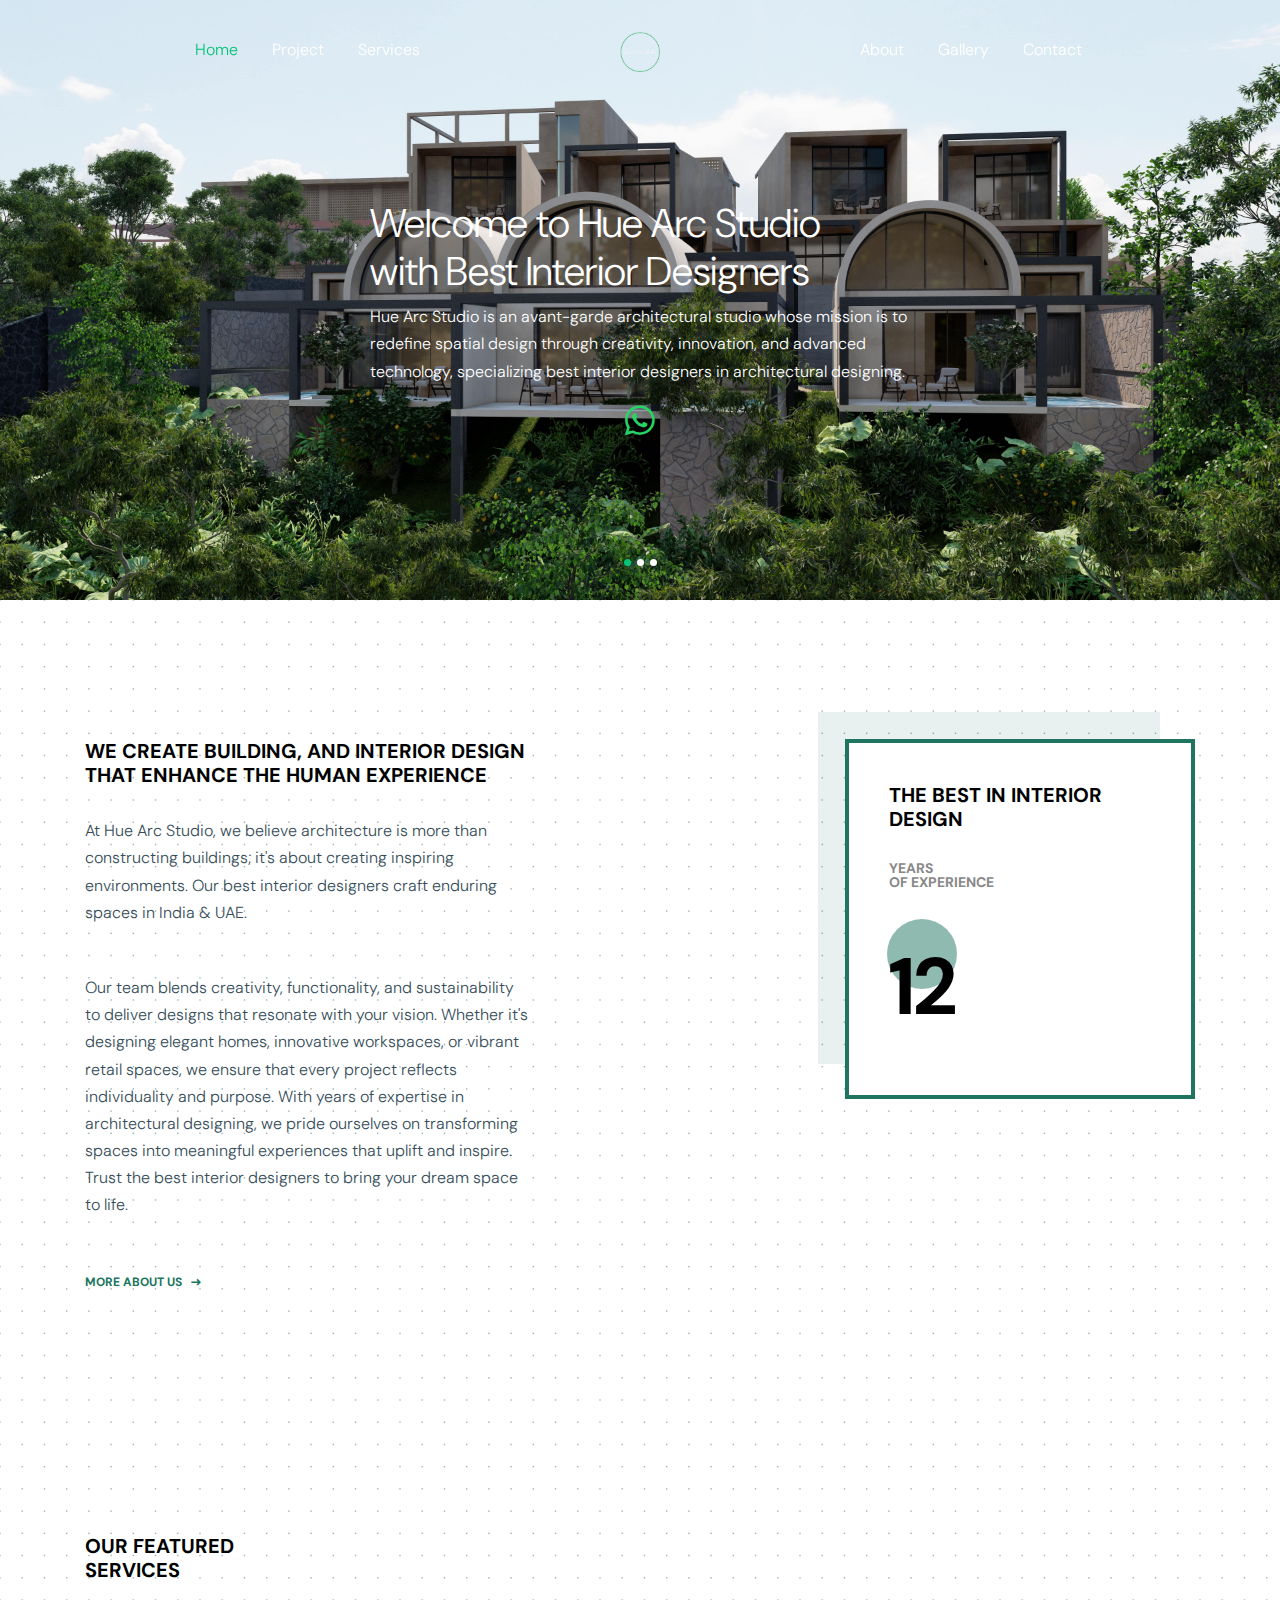
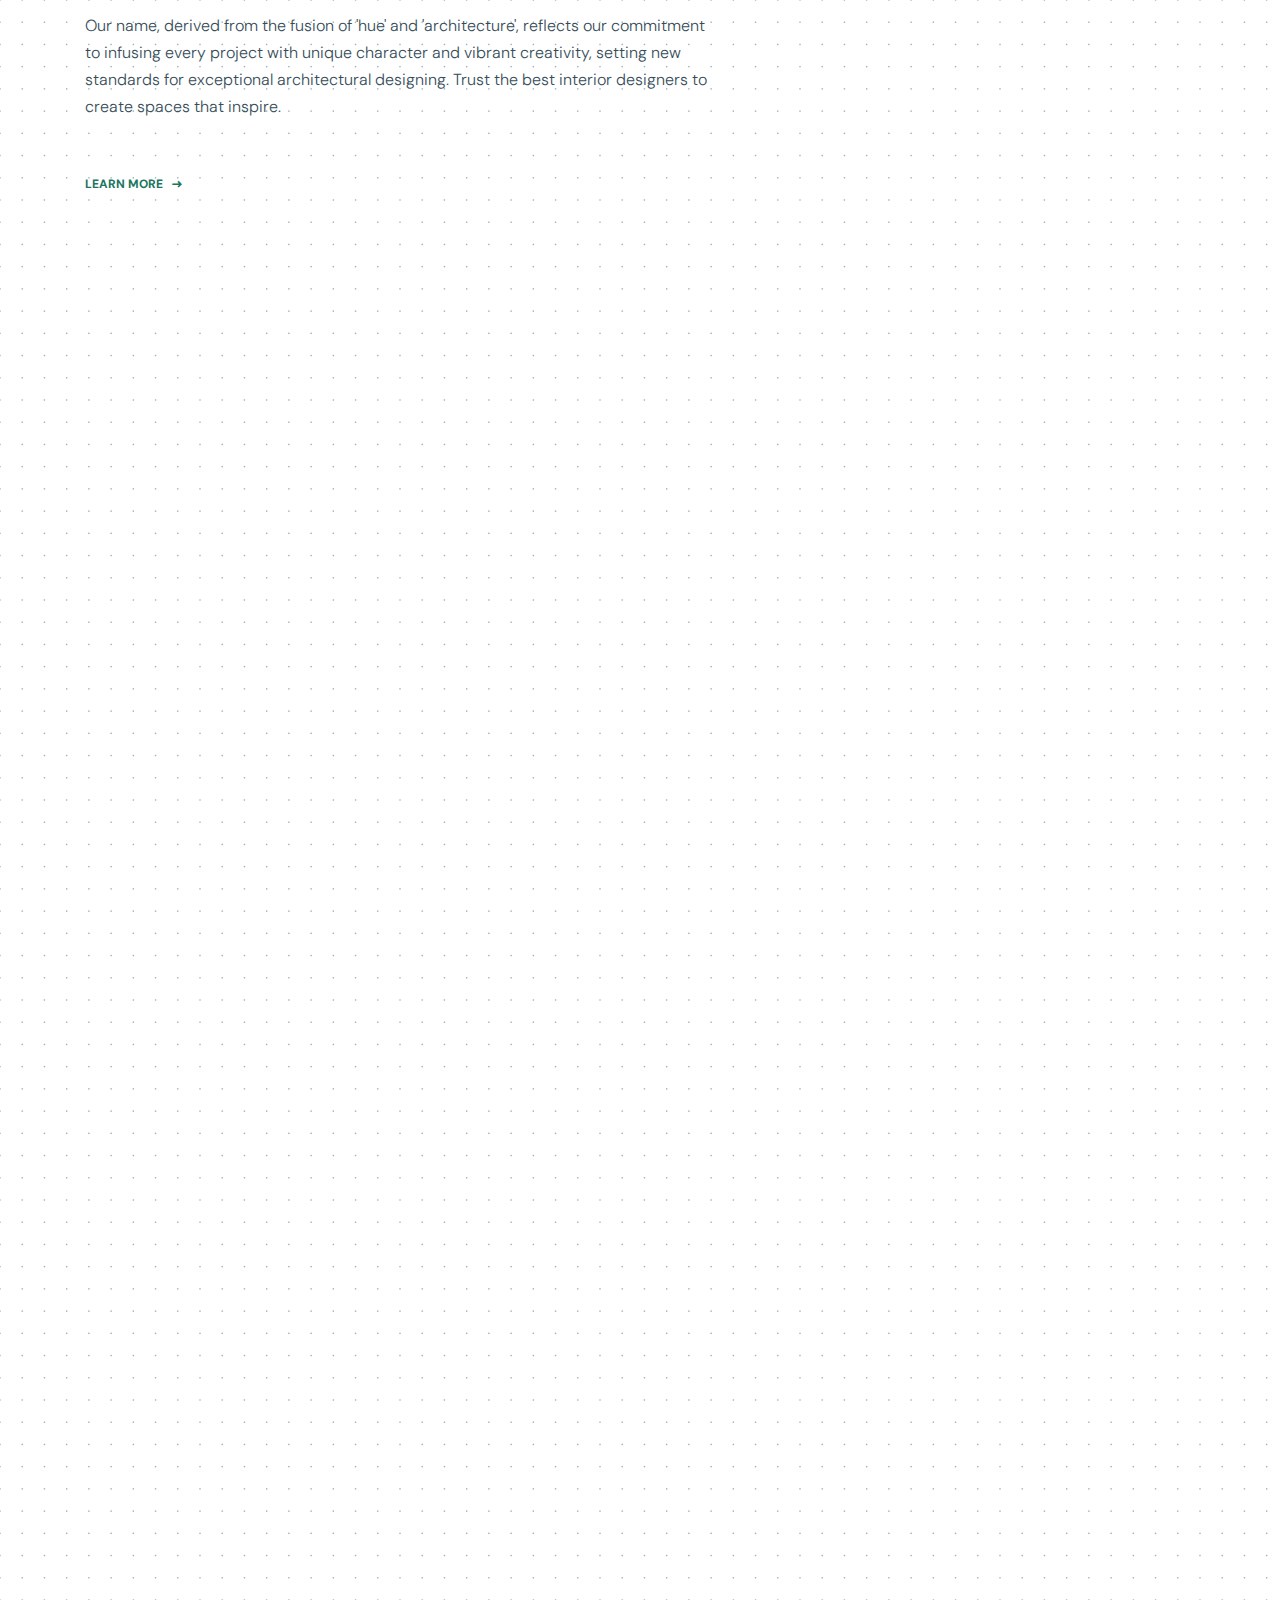
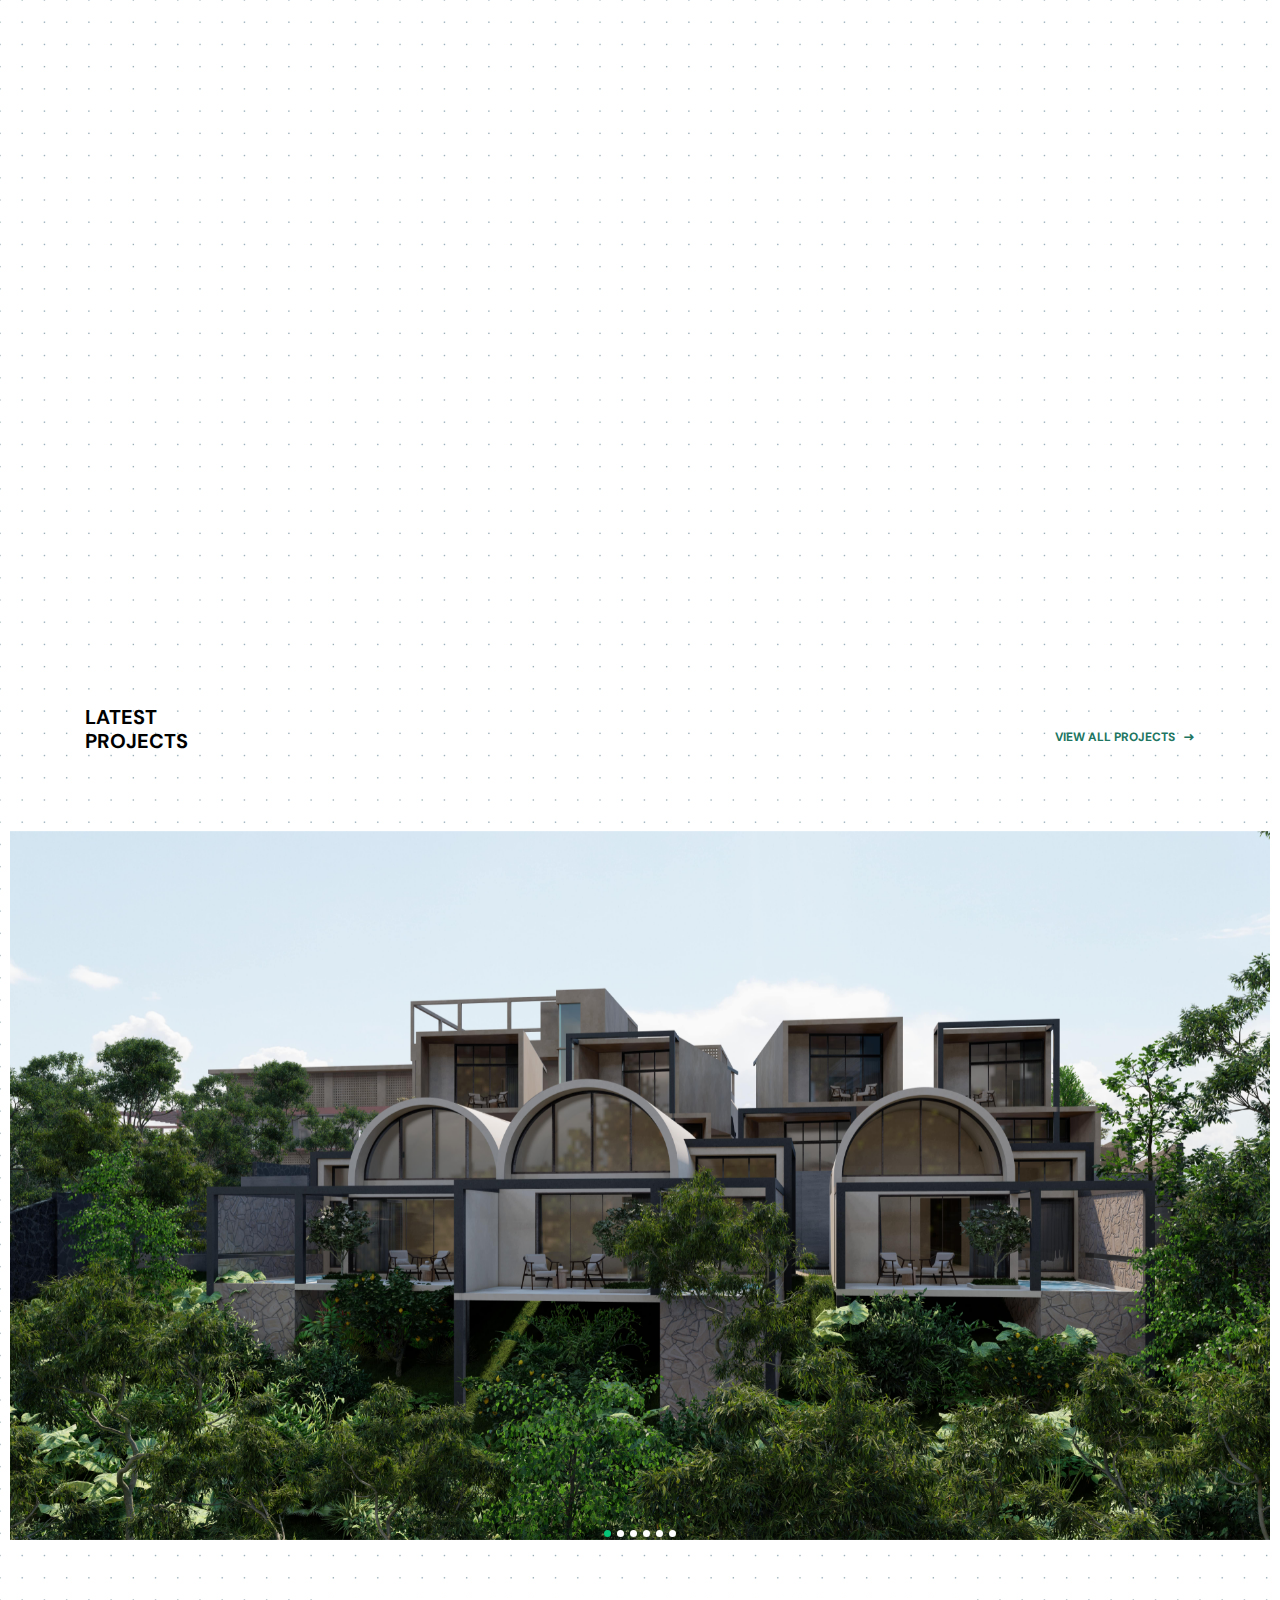
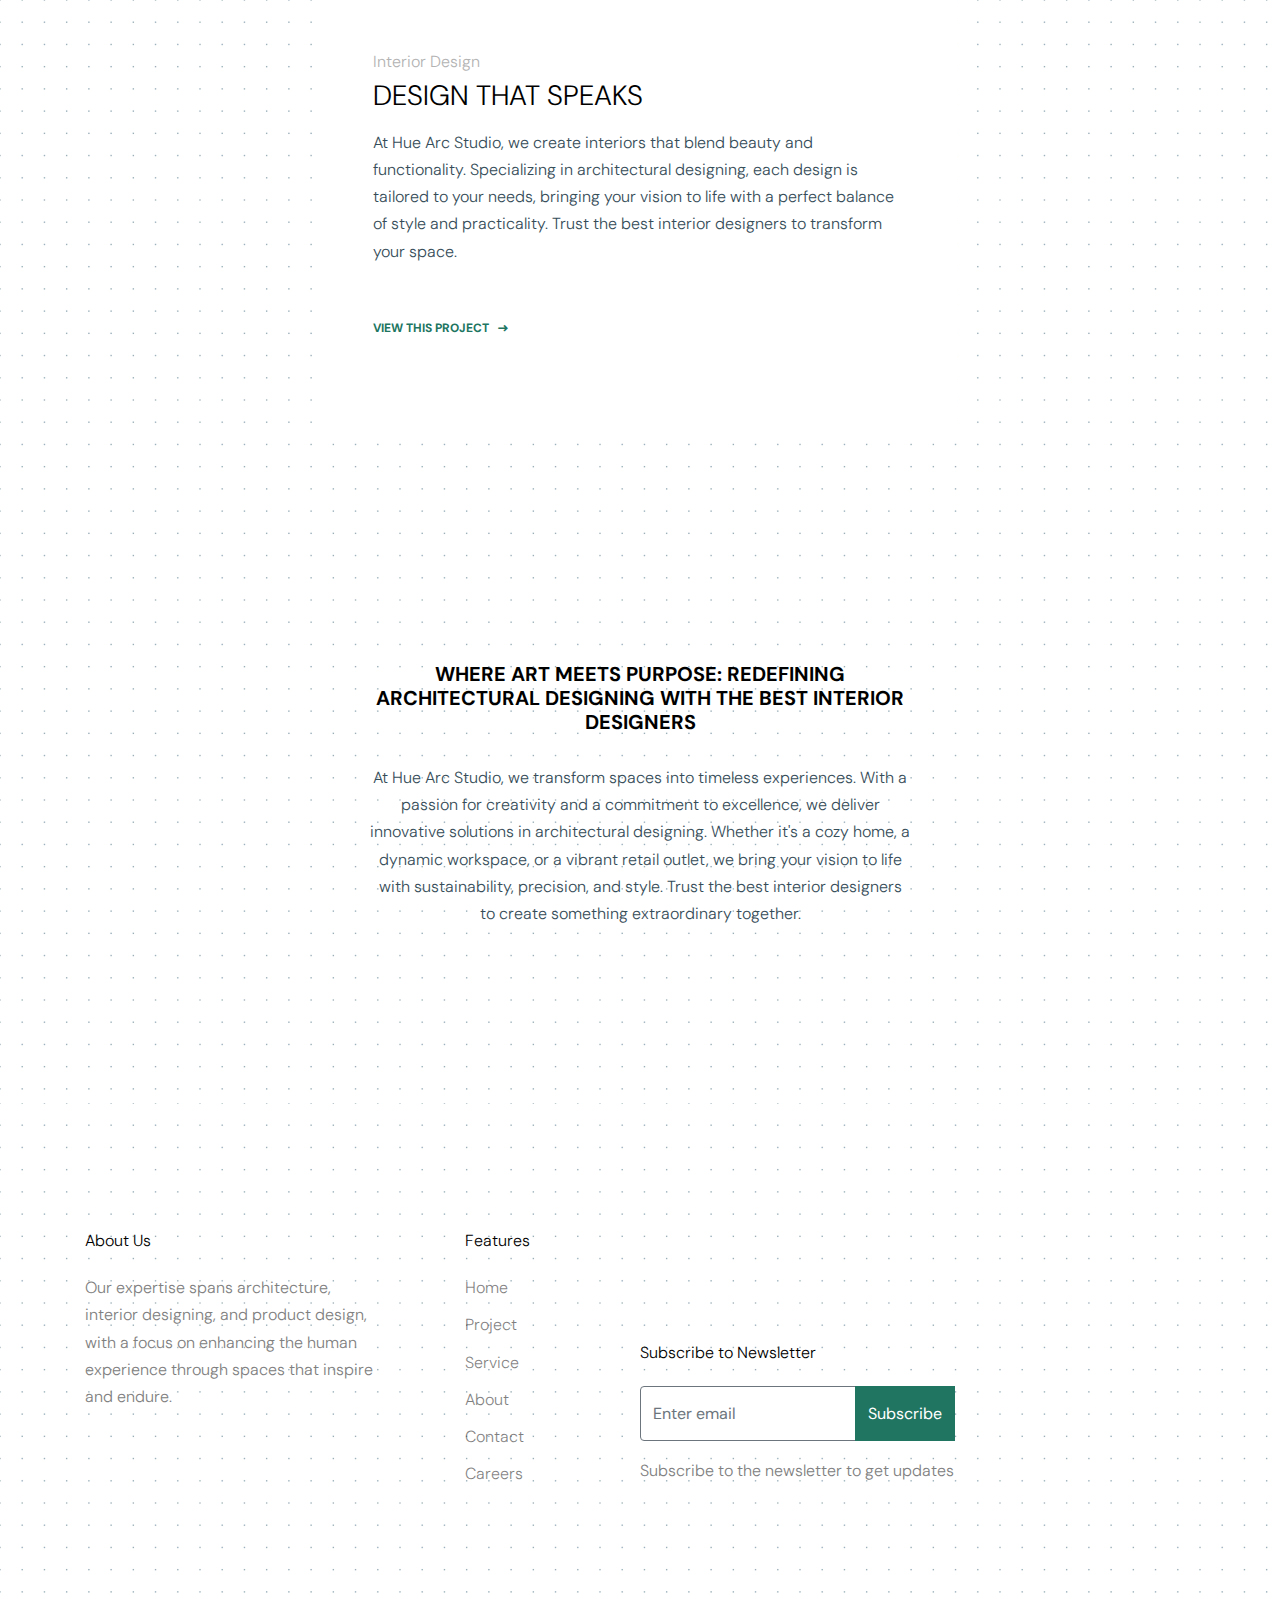
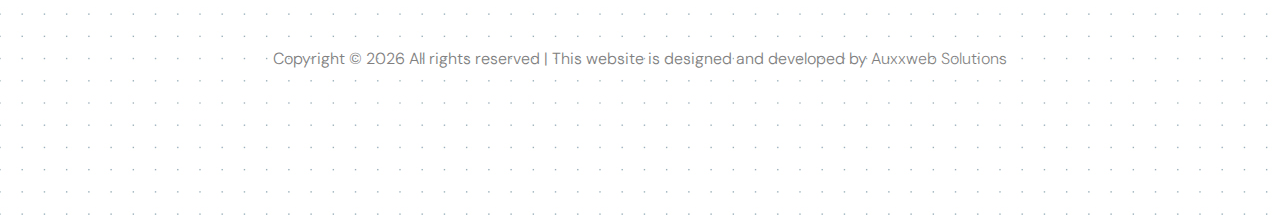
<file: index.html>
<!doctype html>
<html lang="en">

<head>

  <meta property="og:title" content="Hue Arc Studio |Top 1 Best Interior Designers- Transform Spaces">
  <meta property="og:type" content="https://huearcstudio.com/">
  <meta property="og:url" content="https://huearcstudio.com/">
  <meta property="og:image" content="logo.jpg">
  <meta property="og:description" content="Hue Arc Studio offers personalized interior design services to elevate your spaces. Work with the best interior designers today—call us to get started!">
  <meta property="og:site_name" content="hue arc studio">
  <meta property="og:locale" content="en_US">

<!-- Google tag (gtag.js) -->
<script async src="https://www.googletagmanager.com/gtag/js?id=G-6F0SM4ERW0"></script>
<script>
  window.dataLayer = window.dataLayer || [];
  function gtag(){dataLayer.push(arguments);}
  gtag('js', new Date());

  gtag('config', 'G-6F0SM4ERW0');
</script>


<!-- Google Tag Manager -->
<script>(function(w,d,s,l,i){w[l]=w[l]||[];w[l].push({'gtm.start':
  new Date().getTime(),event:'gtm.js'});var f=d.getElementsByTagName(s)[0],
  j=d.createElement(s),dl=l!='dataLayer'?'&l='+l:'';j.async=true;j.src=
  'https://www.googletagmanager.com/gtm.js?id='+i+dl;f.parentNode.insertBefore(j,f);
  })(window,document,'script','dataLayer','GTM-MC89SK29');</script>
  <!-- End Google Tag Manager -->

  <link rel="canonical" href="https://huearcstudio.com/">

  <title>Hue Arc Studio |Top 1 Best Interior Designers- Transform Spaces</title>
  <meta name="description"
    content="Hue Arc Studio offers personalized interior design services to elevate your spaces. Work with the best interior designers today—call us to get started!" />
  <meta name="keywords" content="best interior designers,top interior designers,top interior designing company,best interior designing company,interior architecture company,designing and architecture,best interior designing company in india,best interior design firm in india,top interior design firms,best interior design agencies,modern interior design,popular interior designers,best interior designing company,best interior designing company in uae,architectural designing" />




  <link rel="icon" href="images/logo-tr.png" type="image/png">
  <meta charset="utf-8">
  <meta name="viewport" content="width=device-width, initial-scale=1, shrink-to-fit=no">

  <link href="https://fonts.googleapis.com/css?family=DM+Sans:300,400,700&display=swap" rel="stylesheet">

  <link rel="stylesheet" href="fonts/icomoon/style.css">

  <link rel="stylesheet" href="css/bootstrap.min.css">
  <link rel="stylesheet" href="css/animate.min.css">
  <link rel="stylesheet" href="css/jquery.fancybox.min.css">
  <link rel="stylesheet" href="css/owl.carousel.min.css">
  <link rel="stylesheet" href="css/owl.theme.default.min.css">
  <link rel="stylesheet" href="fonts/flaticon/font/flaticon.css">
  <link rel="stylesheet" href="css/aos.css">

  <!-- MAIN CSS -->
  <link rel="stylesheet" href="css/style.css">

  <link rel="stylesheet" href="https://cdnjs.cloudflare.com/ajax/libs/font-awesome/6.5.0/css/all.min.css">
  <style>
    /* Basic styling for the icon */
    .whatsapp-icon {
      font-size: 40px;
      /* Size of the icon */
      color: #25D366;
      /* WhatsApp green color */
      position: fixed;
      /* To make it stay at a fixed position */
      bottom: 163px;
      /* Position from the bottom */
      /* right: 20px; */
      /* Position from the right */
      cursor: pointer;
    }

    .whatsapp-icon:hover {
      color: #128C7E;
      /* Darker color on hover */
    }
  </style>

</head>

<body data-spy="scroll" data-target=".site-navbar-target" data-offset="300">

  <!-- Google Tag Manager (noscript) -->
<noscript><iframe src="https://www.googletagmanager.com/ns.html?id=GTM-MC89SK29"
  height="0" width="0" style="display:none;visibility:hidden"></iframe></noscript>
  <!-- End Google Tag Manager (noscript) -->

  <div class="site-wrap" id="home-section">

    <div class="site-mobile-menu site-navbar-target">
      <div class="site-mobile-menu-header">
        <div class="site-mobile-menu-close mt-3">
          <span class="icon-close2 js-menu-toggle"></span>
        </div>
      </div>
      <div class="site-mobile-menu-body"></div>
    </div>



    <header class="site-navbar site-navbar-target" role="banner">

      <div class="container">
        <div class="row align-items-center position-relative">

          <div class="col-lg-4">
            <nav class="site-navigation text-right ml-auto " role="navigation">
              <ul class="site-menu main-menu js-clone-nav ml-auto d-none d-lg-block">
                <li class="active "><a href="index.html" class="nav-link">Home</a></li>
                <li><a href="project.html" class="nav-link">Project</a></li>
                <li><a href="services.html" class="nav-link">Services</a></li>
              </ul>
            </nav>
          </div>
          <div class="col-lg-4 text-center">
            <div class="site-logo">
              <img src="images/logo-tr.png" alt="best interior designers" title="best interior designers" style="width: 40px ; height: 40px;">
            </div>


            <div class="ml-auto toggle-button d-inline-block d-lg-none"><a href="#"
                class="site-menu-toggle py-5 js-menu-toggle text-white"><span
                  class="icon-menu h3 text-white"></span></a></div>
          </div>
          <div class="col-lg-4">
            <nav class="site-navigation text-left mr-auto " role="navigation">
              <ul class="site-menu main-menu js-clone-nav ml-auto d-none d-lg-block">
                <li><a href="about.html" class="nav-link ">About</a></li>
                <li><a href="blog.html" class="nav-link">Gallery</a></li>
                <li><a href="contact.html" class="nav-link">Contact</a></li>
              </ul>
            </nav>
          </div>


        </div>
      </div>

    </header>




    <div class="owl-carousel owl-1">
      <div class="ftco-blocks-cover-1">
        <div class="ftco-cover-1" style="background-image: url('images/imp/img11.jpg');">
          <div class="container">
            <div class="row align-items-center justify-content-center">
              <div class="col-lg-6">
                <h1 style="color: white;">Welcome to <span class="text-white">Hue Arc Studio <br>with Best Interior Designers</span> </h1>
                <p style="color: white;">Hue Arc Studio is an avant-garde architectural studio whose mission is to redefine spatial design through creativity, innovation, and advanced technology, specializing best interior designers in architectural designing.</p>
                <div style="display: flex; justify-content: center; align-items: center;">
                  <a href="https://wa.me/8113993555" target="_blank" class="whatsapp-icon"
                    style="display: flex; justify-content: center; align-items: center; width: 100%;">
                    <i class="fab fa-whatsapp" style="font-size: 34px;"></i>
                  </a>
                </div>
              </div>
            </div>
          </div>
        </div>
      </div>
      <div class="ftco-blocks-cover-1">
        <div class="ftco-cover-1" style="background-image: url('images/img_7.jpg');">
          <div class="container">
            <div class="row align-items-center justify-content-center">
              <div class="col-lg-6">
                <h1 style="color: white;">Welcome to <span class="text-white">Hue Arc Studio </span> </h1>
                <p style="color: white;">Where design meets innovation. We specializbest best interior designers in architectural designing, creating unique, functional spaces that reflect your style and enhance your environment.</p>
                <div style="display: flex; justify-content: center; align-items: center;">
                  <a href="https://wa.me/8113993555" target="_blank" class="whatsapp-icon"
                    style="display: flex; justify-content: center; align-items: center; width: 100%;">
                    <i class="fab fa-whatsapp" style="font-size: 34px;"></i>
                  </a>
                </div>
                </a>
              </div>
            </div>
          </div>
        </div>
      </div>
      <div class="ftco-blocks-cover-1">
        <div class="ftco-cover-1" style="background-image: url('images/imp/img7.jpg');">
          <div class="container">
            <div class="row align-items-center justify-content-center">
              <div class="col-lg-6">
                <h1 style="color: white;">Welcome to <span class="text-white">Hue Arc Studio.</span> </h1>
                <p style="color: white;">Transforming spaces with creativity and precision. Specializing best interior designers in architectural designing., we bring your vision to life through innovative, functional, and stylish designs.</p>
                <div style="display: flex; justify-content: center; align-items: center;">
                  <a href="https://wa.me/8113993555" target="_blank" class="whatsapp-icon"
                    style="display: flex; justify-content: center; align-items: center; width: 100%;">
                    <i class="fab fa-whatsapp" style="font-size: 34px;"></i>
                  </a>

                </div>

                </a>
              </div>
            </div>
          </div>
        </div>
      </div>
    </div>



    <div class="site-section">
      <div class="container">
        <div class="row">
          <div class="col-md-5">
            <h2 class="heading-39291">We Create Building, and Interior Design That Enhance The Human Experience</h2>
            <p class="mb-5">
              At Hue Arc Studio, we believe architecture is more than constructing buildings; it's about creating inspiring environments. Our best interior designers craft enduring spaces in India & UAE.</p>
            <p class="mb-5">
              Our team blends creativity, functionality, and sustainability to deliver designs that resonate with your vision. Whether it's designing elegant homes, innovative workspaces, or vibrant retail spaces, we ensure that every project reflects individuality and purpose. With years of expertise in architectural designing, we pride ourselves on transforming spaces into meaningful experiences that uplift and inspire. Trust the best interior designers to bring your dream space to life.</p>
            <p><a href="./about.html" class="more-39291">More About Us</a></p>
          </div>

          <div class="col-md-4 ml-auto">
            <div class="year-experience-99301">
              <h2 class="heading-39291">The Best In Interior Design</h2>
              <span class="text">Years <span>of Experience</span></span>
              <span class="number"><span>12</span></span>
            </div>
          </div>
        </div>
      </div>
    </div>

    <div class="site-section">
      <div class="container">
        <div class="row  mb-5">
          <div class="col-md-7">
            <h2 class="heading-39291">Our Featured <br> Services</h2>
            <p>Our name, derived from the fusion of 'hue' and 'architecture', reflects our commitment to infusing every project with unique character and vibrant creativity, setting new standards for exceptional architectural designing. Trust the best interior designers to create spaces that inspire.</p>
            <p class="my-5"><a href="./services.html" class="more-39291">Learn More</a></p>
          </div>
        </div>

        <div class="row">
          <div class="col-md-6" data-aos="fade-up" data-aos-delay="">

            <div class="media-92812">
              <img src="images/img_1.jpg" alt="best interior designers" title="best interior designing company" class="img-fluid">
              <div class="text">
                <span class="caption">Architecture</span>
                <h3><a href="#">Creating Spaces That Inspire and Thrive</a></h3>
                <p class="my-5"><a href="./project.html" class="more-39291">Learn More</a></p>
              </div>
            </div>

          </div>

          <div class="col-md-6 ml-auto" data-aos="fade-up" data-aos-delay="100">

            <div class="media-92812">
              <img src="images/img_2.jpg" alt="best interior designers" title="best interior designing company" class="img-fluid">
              <div class="text">
                <span class="caption">Renovation & Restoration</span>
                <h3><a href="#">breathing new life into old structures</a></h3>
                <p class="my-5"><a href="./project.html" class="more-39291">Learn More</a></p>
              </div>
            </div>

          </div>

          <div class="col-md-6" data-aos="fade-up" data-aos-delay="">

            <div class="media-92812">
              <img src="images/img_3.jpg" alt="best interior designers" title="best interior designing company" class="img-fluid">
              <div class="text">
                <span class="caption">Interior Design</span>
                <h3><a href="#">Where Function Meets Art</a></h3>
                <p class="my-5"><a href="./project.html" class="more-39291">Learn More</a></p>
              </div>
            </div>

          </div>

          <div class="col-md-6 ml-auto" data-aos="fade-up" data-aos-delay="100">

            <div class="media-92812">
              <img src="images/img_4.jpg" alt="best interior designing company" title="best interior designers" class="img-fluid">
              <div class="text">
                <span class="caption">Product Design</span>
                <h3><a href="#">Creating Tomorrow's Essentials</a></h3>
                <p class="my-5"><a href="./project.html" class="more-39291">Learn More</a></p>
              </div>
            </div>

          </div>

        </div>
      </div>
    </div>

    <div class="site-section">
      <div class="container">
        <div class="row mb-5 align-items-center">
          <div class="col-md-7">
            <h2 class="heading-39291">Latest <br>Projects</h2>
          </div>
          <div class="col-md-5 text-right">
            <p><a href="./project.html" class="more-39291">View All Projects</a></p>
          </div>
        </div>
      </div>
      <div class="media-29191">
        <div class="owl-2 owl-carousel">
          <img src="images/imp/img11.jpg" alt="best interior designers" title="best interior designing company" class="img-fluid">
          <img src="images/hero_2.jpg" alt="best interior designing company" title="best interior designers
          " class="img-fluid">
          <img src="images/imp/img7.jpg" alt="best interior designers" title="best interior designing company" class="img-fluid">
          <img src="images/hero_1.jpg" alt="best interior designing company" title="interior architecture company" class="img-fluid">
          <img src="images/imp/img15.jpg" alt="best interior designing company in india" title="best interior designers" class="img-fluid">
          <img src="images/hero_3.jpg" alt="best interior designing company" title="best interior designers" class="img-fluid">
        </div>
        <div class="container">
          <div class="row justify-content-center">
            <div class="col-md-7">
              <div class="text">
                <span class="caption mb-1 d-block">Interior Design</span>
                <h3 class="mb-3"><a href="#">Design That Speaks</a></h3>
                <p>At Hue Arc Studio, we create interiors that blend beauty and functionality. Specializing in architectural designing, each design is tailored to your needs, bringing your vision to life with a perfect balance of style and practicality. Trust the best interior designers to transform your space. </p>
                <p class="my-5"><a href="./project.html" class="more-39291">View This Project</a></p>
              </div>
            </div>
          </div>
        </div>
      </div>
    </div>

    <div class="site-section">
      <div class="container">
        <div class="row justify-content-center text-center mb-5 section-2-title">
          <div class="col-md-6">
            <h2 class="heading-39291">Where Art Meets Purpose: Redefining Architectural Designing with the Best Interior Designers</h2>
            <p>At Hue Arc Studio, we transform spaces into timeless experiences. With a passion for creativity and a commitment to excellence, we deliver innovative solutions in architectural designing. Whether it's a cozy home, a dynamic workspace, or a vibrant retail outlet, we bring your vision to life with sustainability, precision, and style. Trust the best interior designers to create something extraordinary together.</p>
          </div>
        </div>

      </div>
    </div>

    <footer class="site-footer">
      <div class="container">
        <div class="row">
          <div class="col-md-6">
            <div class="row">
              <div class="col-md-7">
                <h2 class="footer-heading mb-4">About Us</h2>
                <p>Our expertise spans architecture, interior designing, and product design, with a focus on enhancing the human experience through spaces that inspire and endure.</p>
              </div>
              <div class="col-md-4 ml-auto">
                <h2 class="footer-heading mb-4">Features</h2>
               <ul class="list-unstyled">
                  <li><a href="./index.html">Home</a></li>
                  <li><a href="./project.html">Project</a></li>
                  <li><a href="./services.html">Service</a></li>
                  <li><a href="./about.html">About</a></li>
                  <li><a href="./contact.html">Contact</a></li>
                  <li><a href="./careers.html">Careers</a></li>
                </ul>
              </div>

            </div>
          </div>
          <div class="site-section">
            <div class="container">
            </div>
            <div class="row">
              <div class="col-md-12">
                <div id="successMessage1" style="display: none;" class="alert alert-success text-center">
                  Thank you for subscribing!
                </div>
                <div class="mb-5">
                  <h2 class="footer-heading mb-4">Subscribe to Newsletter</h2>
                  <form method="post" id="contactform1" class="footer-suscribe-form">
                    <div class="input-group mb-3">
                      <input type="email" name="email" id="emailInput"
                        class="form-control border-secondary text-white bg-transparent" placeholder="Enter email"
                        aria-label="Enter email" aria-describedby="button-addon2" required>
                      <div class="input-group-append">
                        <button class="btn btn-primary text-white" type="submit" id="s-btn1">Subscribe</button>
                        <button class="btn btn-primary text-white" type="button" style="display: none;"
                          id="loading1">Subscribing...</button>
                      </div>
                    </div>
                    <p class="newsletter_text">Subscribe to the newsletter to get updates</p>
                  </form>
                </div>
              </div>
            </div>
          </div>
        </div>

        <script src="js/jquery-3.3.1.min.js"></script>
        <script>
          $(document).ready(function () {
            $('#contactform1').submit((e) => {
              e.preventDefault()

              const loading = document.getElementById('loading1')
              const btn = document.getElementById('s-btn1')
              const successMessage = document.getElementById('successMessage1') // Updated ID

              loading.style.display = 'block'
              btn.style.display = 'none'

              $.ajax({
                url:
                  'https://script.google.com/macros/s/AKfycbyH6foigFQ6qbqTUmIFdKD7UqxGi5pgH8EmNKP2-ZwYHhmf_Qq9hfnJ1JyEBcUvRuzl/exec',
                data: $('#contactform1').serialize(),
                method: 'post',
                success: function (response) {
                  if (successMessage) {
                    successMessage.style.display = 'block' // Show success message
                  }
                  // Clear form fields
                  $('#contactform1')[0].reset()

                  btn.style.display = 'block'
                  loading.style.display = 'none'
                },
                error: function (err) {
                  loading.style.display = 'none'
                  btn.style.display = 'block'
                  alert('Something went wrong. Please try again.')
                },
              })
            })
          })
        </script>




        <div class="row pt-0 mt-0 text-center">
          <div class="col-md-12">
            <div class="border-top pt-0">
              <p>
                <!-- Link back to Colorlib can't be removed. Template is licensed under CC BY 3.0. -->
                Copyright &copy;
                <script>document.write(new Date().getFullYear());</script> All rights reserved | This website is
                designed and developed by <a href="https://auxxweb.in" target="_blank">Auxxweb Solutions</a>
                <!-- Link back to Colorlib can't be removed. Template is licensed under CC BY 3.0. -->
              </p>
            </div>
          </div>
        </div>
      </div>

    </footer>

  </div>

  <script src="js/jquery-3.3.1.min.js"></script>
  <script src="js/popper.min.js"></script>
  <script src="js/bootstrap.min.js"></script>
  <script src="js/owl.carousel.min.js"></script>
  <script src="js/jquery.sticky.js"></script>
  <script src="js/jquery.waypoints.min.js"></script>
  <script src="js/jquery.animateNumber.min.js"></script>
  <script src="js/jquery.fancybox.min.js"></script>
  <script src="js/jquery.easing.1.3.js"></script>
  <script src="js/aos.js"></script>

  <script src="js/main.js"></script>

</body>

</html>
</file>
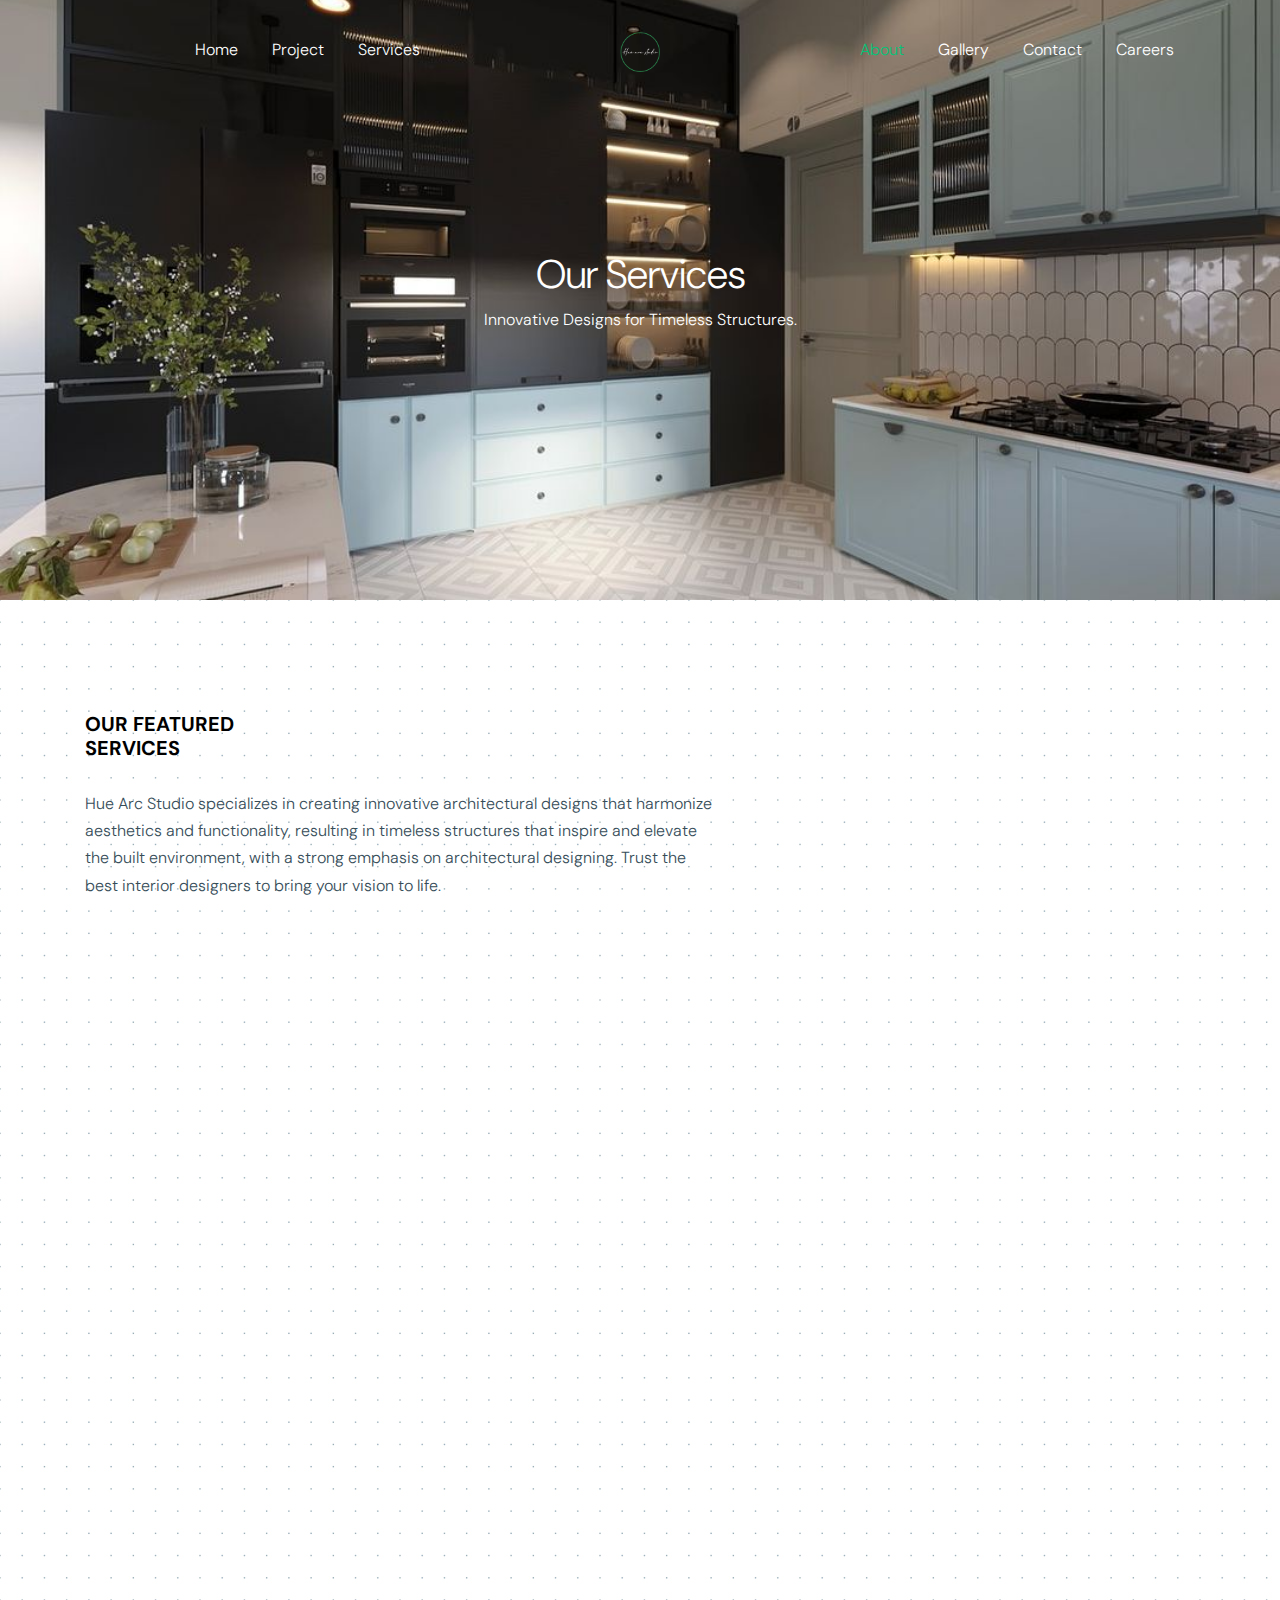
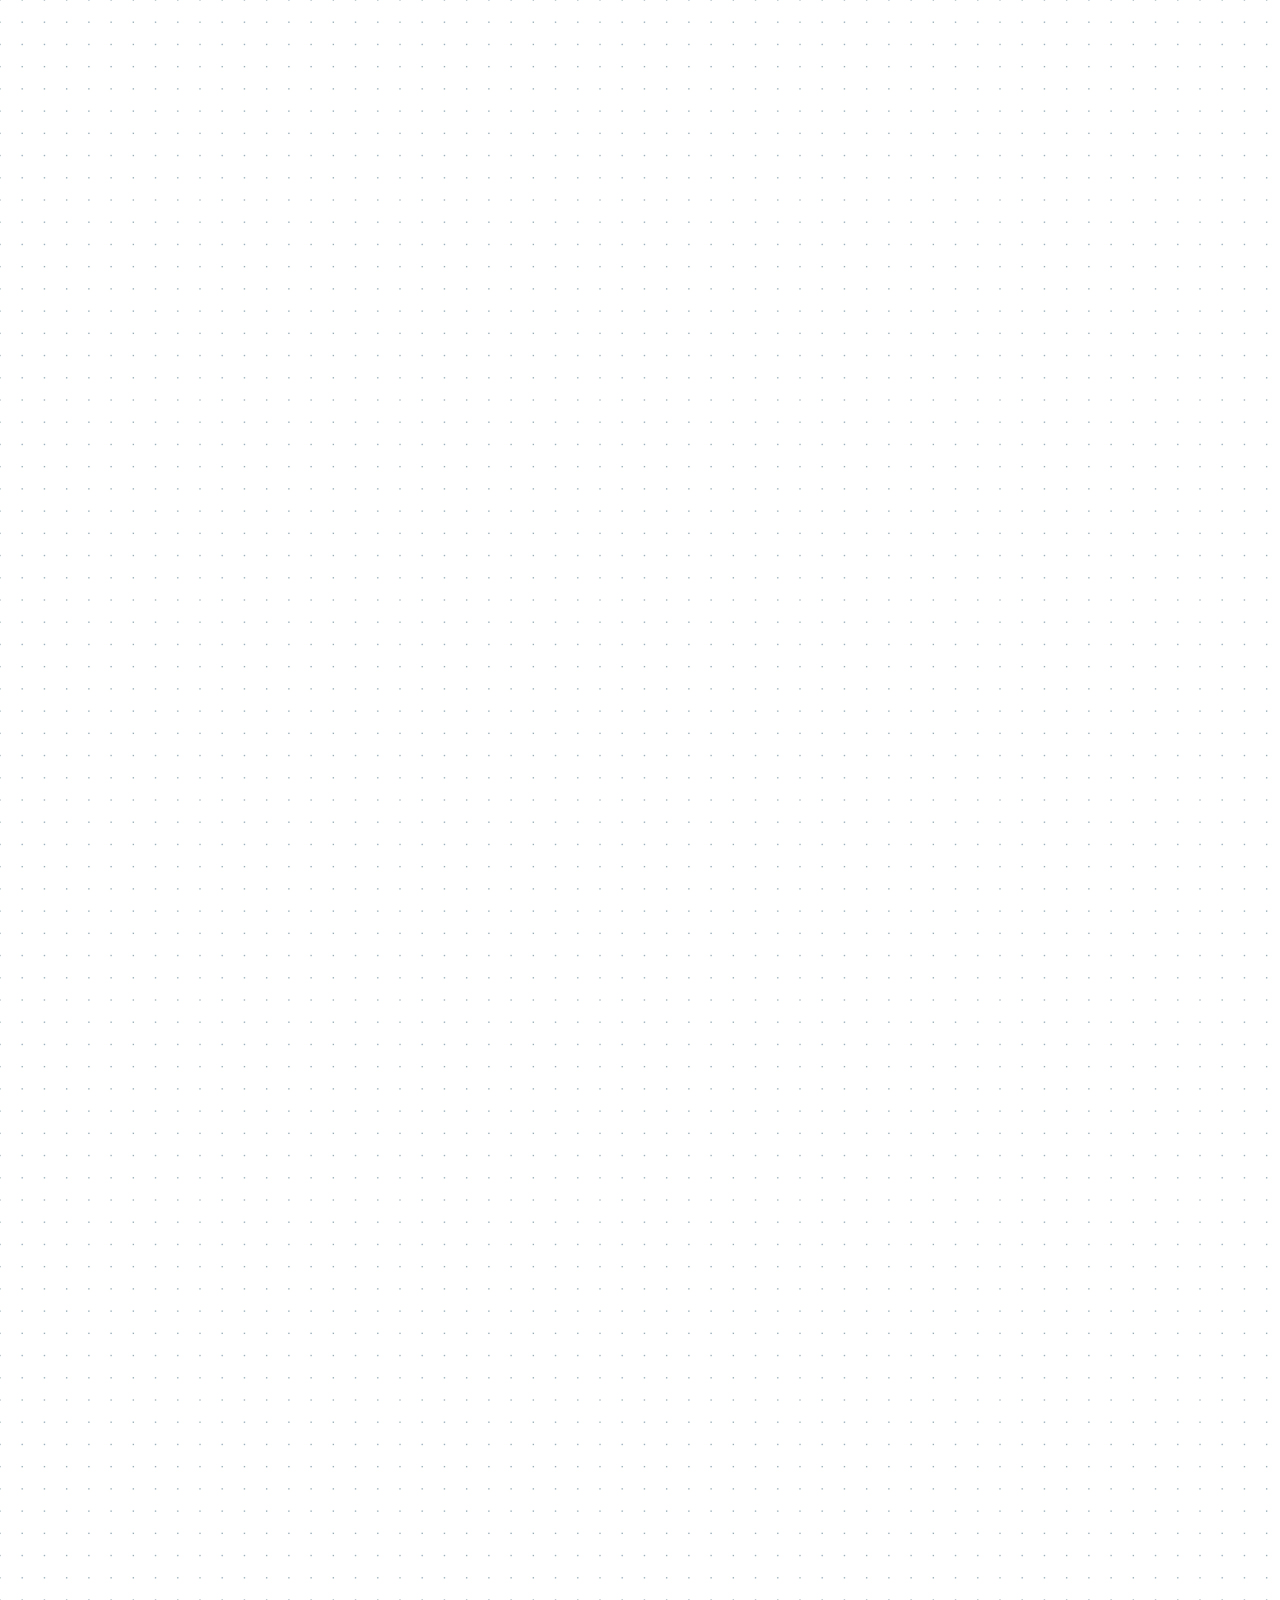
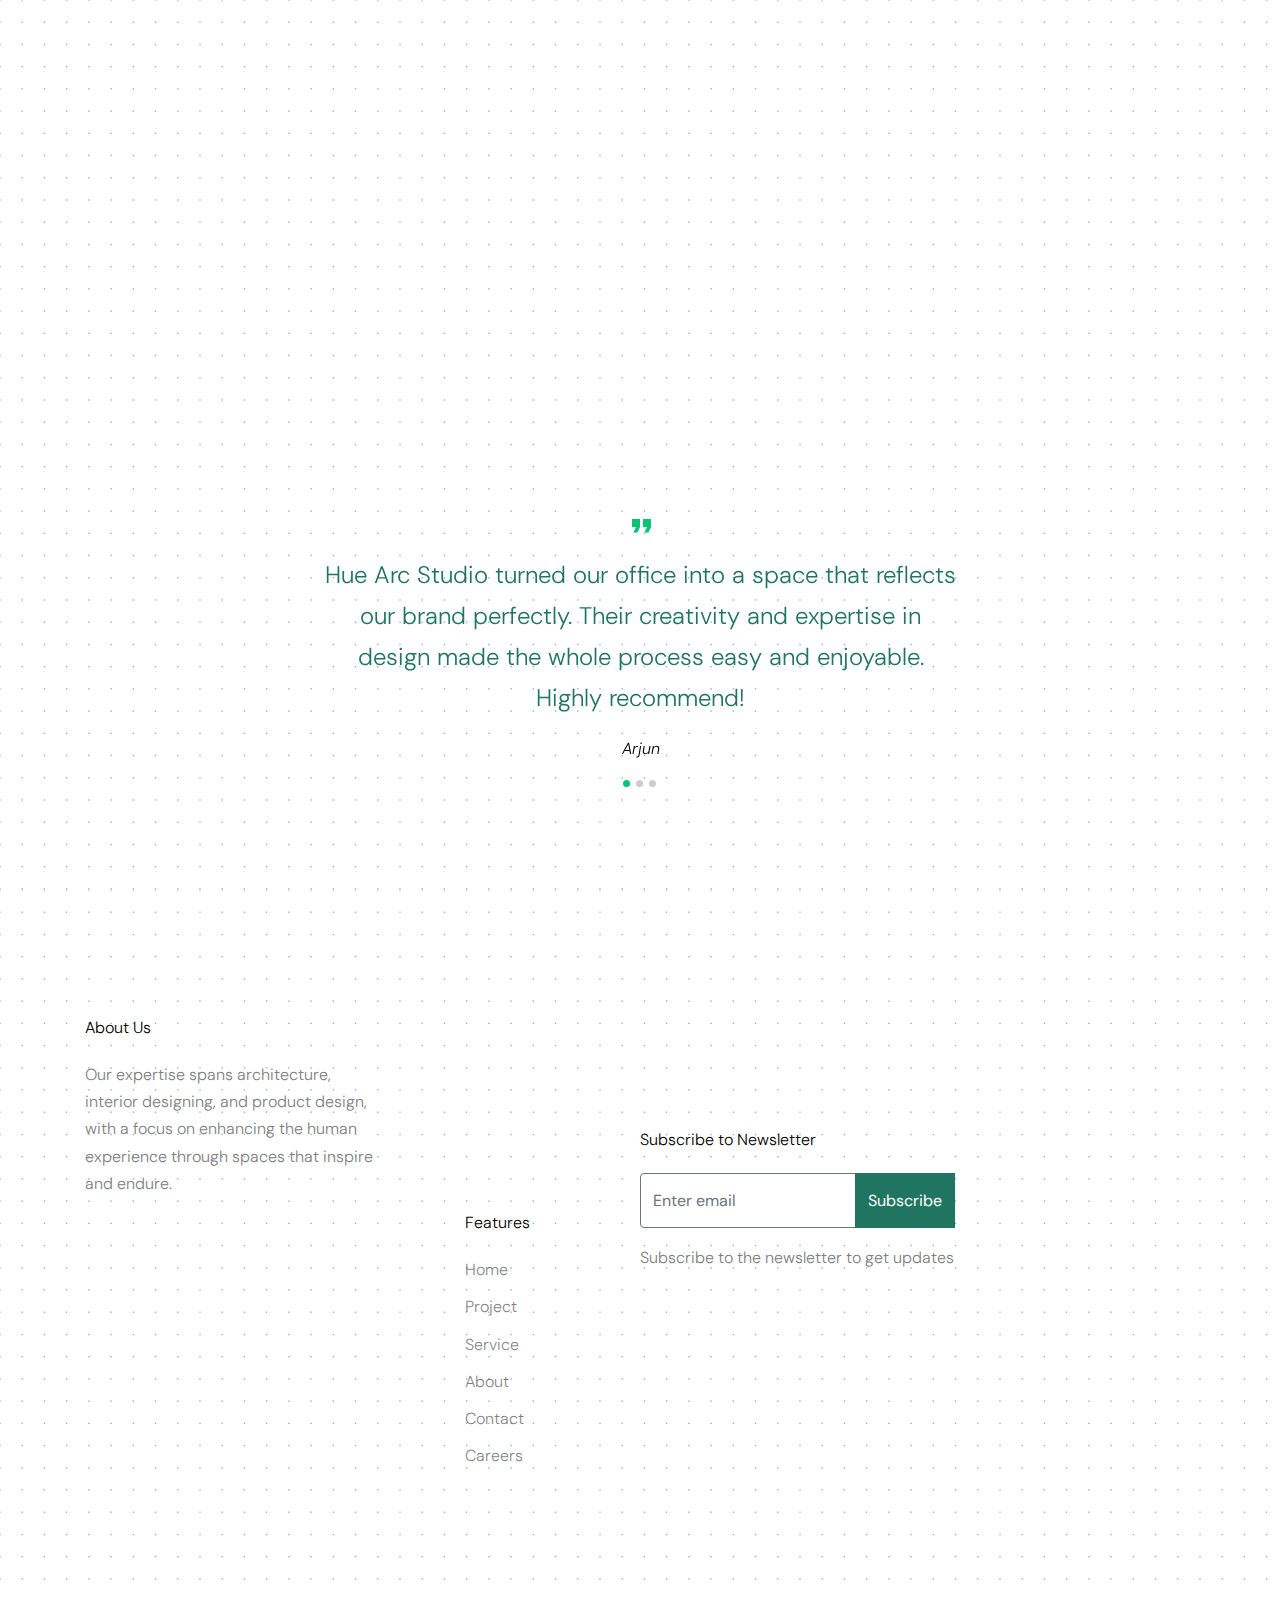
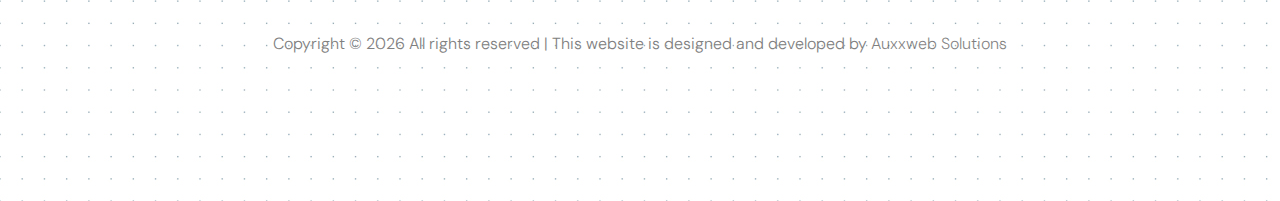
<file: about.html>
<!doctype html>
<html lang="en">

  <head>
    <title>Hue Arc Studio &mdash; Architecture &mdash; Interior &mdash; Art</title>
  <link rel="icon" href="images/logo-tr.png"  type="image/png">

    <meta charset="utf-8">
    <meta name="viewport" content="width=device-width, initial-scale=1, shrink-to-fit=no">

    <link href="https://fonts.googleapis.com/css?family=DM+Sans:300,400,700&display=swap" rel="stylesheet">

    <link rel="stylesheet" href="fonts/icomoon/style.css">

    <link rel="stylesheet" href="css/bootstrap.min.css">
    <link rel="stylesheet" href="css/animate.min.css">
    <link rel="stylesheet" href="css/jquery.fancybox.min.css">
    <link rel="stylesheet" href="css/owl.carousel.min.css">
    <link rel="stylesheet" href="css/owl.theme.default.min.css">
    <link rel="stylesheet" href="fonts/flaticon/font/flaticon.css">
    <link rel="stylesheet" href="css/aos.css">

    <!-- MAIN CSS -->
    <link rel="stylesheet" href="css/style.css">
    <link rel="stylesheet" href="https://cdnjs.cloudflare.com/ajax/libs/font-awesome/6.5.0/css/all.min.css">
    <style>
        /* Basic styling for the icon */
        .whatsapp-icon {
            font-size: 40px; /* Size of the icon */
            color: #25D366; /* WhatsApp green color */
            position: fixed; /* To make it stay at a fixed position */
            bottom: 180px; /* Position from the bottom */
            right: 20px; /* Position from the right */
            cursor: pointer;
        }

        .whatsapp-icon:hover {
            color: #128C7E; /* Darker color on hover */
        }
    </style>

  </head>

  <body data-spy="scroll" data-target=".site-navbar-target" data-offset="300">

    <div class="site-wrap" id="home-section">

      <div class="site-mobile-menu site-navbar-target">
        <div class="site-mobile-menu-header">
          <div class="site-mobile-menu-close mt-3">
            <span class="icon-close2 js-menu-toggle"></span>
          </div>
        </div>
        <div class="site-mobile-menu-body"></div>
      </div>



      <header class="site-navbar site-navbar-target" role="banner">

        <div class="container">
          <div class="row align-items-center position-relative">

            <div class="col-lg-4">
              <nav class="site-navigation text-right ml-auto " role="navigation">
                <ul class="site-menu main-menu js-clone-nav ml-auto d-none d-lg-block">
                  <li ><a href="index.html" class="nav-link">Home</a></li>
                  <li ><a href="project.html" class="nav-link">Project</a></li>
                  <li class=" "><a href="services.html" class="nav-link">Services</a></li>
                </ul>
              </nav>
            </div>
            <div class="col-lg-4 text-center">
              <div class="site-logo">
                <img src="images/logo-tr.png" alt="best interior designers" title="best interior designing company" style="width: 40px ; height: 40px;">
              </div>


              <div class="ml-auto toggle-button d-inline-block d-lg-none"><a href="#" class="site-menu-toggle py-5 js-menu-toggle text-white"><span class="icon-menu h3 text-white"></span></a></div>
            </div>
            <div class="col-lg-4">
              <nav class="site-navigation text-left mr-auto " role="navigation">
                <ul class="site-menu main-menu js-clone-nav ml-auto d-none d-lg-block">
                  <li><a href="about.html" class="nav-link active ">About</a></li>
                  <li><a href="blog.html" class="nav-link">Gallery</a></li>
                  <li><a href="contact.html" class="nav-link">Contact</a></li>
                  <li><a href="./careers.html" class="nav-link">Careers</a></li>

                </ul>
              </nav>
            </div>


          </div>
        </div>

      </header>



    <div class="ftco-blocks-cover-1">
        <div class="ftco-cover-1" style="background-image: url('images/img_8.jpg');">
            <div class="container">
              <div class="row align-items-center justify-content-center">
                <div class="col-lg-6 text-center text-white">
                  <h1 style="color: white;">Our Services</h1>
                  <p>Innovative Designs for Timeless Structures.</p>

                </div>
              </div>
            </div>
        </div>
      </div>


      <div class="site-section">
      <div class="container">
        <div class="row  mb-5">
          <div class="col-md-7">
            <h2 class="heading-39291">Our Featured <br> Services</h2>
<p>
  Hue Arc Studio specializes in creating innovative architectural designs that harmonize aesthetics and functionality, resulting in timeless structures that inspire and elevate the built environment, with a strong emphasis on architectural designing. Trust the best interior designers to bring your vision to life.</p>
            <!-- <p class="my-5"><a href="#" class="more-39291">Learn More</a></p> -->
          </div>
        </div>

        <div class="row">
          <div class="col-md-6" data-aos="fade-up" data-aos-delay="">

            <div class="media-92812">
              <img src="images/imp/img13.jpg" alt="best interior designing company" title="best interior designers" class="img-fluid">
              <div class="text">
                <span class="caption">Architectural Design</span>
                <h5>We create stunning architectural designs that blend creativity with practicality, ensuring your space is both beautiful and functional, with a special focus on architectural designing. Trust the best interior designers to bring your vision to life.






                </h5>
                <!-- <p class="my-5"><a href="#" class="more-39291">Learn More</a></p> -->
              </div>
            </div>

          </div>

          <div class="col-md-6 ml-auto" data-aos="fade-up"  data-aos-delay="100">

            <div class="media-92812">
              <img src="images/imp/img-01.jpg" alt="best interior designing company" title="best interior designing company" class="img-fluid">
              <div class="text">
                <span class="caption">Interior Design</span>
                <h5><a href="#">Our architectural designing services focus on crafting stylish and comfortable environments tailored to your lifestyle, enhancing the overall experience of your space with the best interior designers.</h5>
                <!-- <p class="my-5"><a href="#" class="more-39291">Learn More</a></p> -->
              </div>
            </div>

          </div>

          <div class="col-md-6" data-aos="fade-up" data-aos-delay="">

            <div class="media-92812">
              <img src="images/img_3.jpg" alt="best interior designing company" title="best interior designers" class="img-fluid">
              <div class="text">
                <span class="caption">Art Integration</span>
                <h5>We believe in the power of art to elevate spaces. Our team integrates artistic elements into our designs, adding character and uniqueness to every project, specializing in architectural designing. Trust the best interior designers to transform your space.</h5>
                <!-- <p class="my-5"><a href="#" class="more-39291">Learn More</a></p> -->
              </div>
            </div>

          </div>

          <div class="col-md-6 ml-auto" data-aos="fade-up" data-aos-delay="100">

            <div class="media-92812">
              <img src="images/imp/img8.jpg" alt="top interior designers" title="best interior designing company
              " class="img-fluid">
              <div class="text">
                <span class="caption">Renovation & Restoration</span>
                <h5>Breathing new life into existing structures, our renovation and restoration services respect the integrity of the original design while incorporating modern functionality, with a focus on architectural designing. Work with the best interior designers to elevate your space with creative transformation.






                </h5>
                <!-- <p class="my-5"><a href="#" class="more-39291">Learn More</a></p> -->
              </div>
            </div>

          </div>

        </div>
      </div>
    </div>

    <div class="site-section section-4">
      <div class="container">

        <div class="row justify-content-center text-center">
          <div class="col-md-7">
            <div class="slide-one-item owl-carousel">
              <blockquote class="testimonial-1">
                <span class="quote quote-icon-wrap"><span class="icon-format_quote"></span></span>
                <p>Hue Arc Studio turned our office into a space that reflects our brand perfectly. Their creativity and expertise in design made the whole process easy and enjoyable. Highly recommend!</p>
                <cite><span class="text-black">Arjun</span>
                   <!-- &mdash; <span class="text-muted">CEO and Co-Founder</span></cite> -->
              </blockquote>

              <blockquote class="testimonial-1">
                <span class="quote quote-icon-wrap"><span class="icon-format_quote"></span></span>
                <p>Working with Hue Arc Studio was fantastic! They took our ideas and made them into a beautiful home. Their attention to detail and design skills made everything come together perfectly. We love our new space!</p>
                <cite><span class="text-black">Nikhil</span>
                   <!-- &mdash;  -->
                  <!-- <span class="text-muted">CEO and Co-Founder</span></cite> -->
              </blockquote>

              <blockquote class="testimonial-1">
                <span class="quote quote-icon-wrap"><span class="icon-format_quote"></span></span>
                <p> Hue Arc Studio did an amazing job designing our store. They blended style with practicality, making the space not only beautiful but also great for customers. Truly the best interior designers we've worked with</p>
                <cite><span class="text-black">Megna</span>
                  <!-- &mdash; <span class="text-muted">CEO and Co-Founder</span></cite> -->
              </blockquote>
            </div>
          </div>
        </div>
      </div>
    </div>







    <footer class="site-footer">
      <div class="container">
        <div class="row">
          <div class="col-md-6">
            <div class="row">
              <div class="col-md-7">
                <h2 class="footer-heading mb-4">About Us</h2>
                <p>Our expertise spans architecture, interior designing, and product design, with a focus on enhancing the human experience through spaces that inspire and endure.</p>
              </div>
              <div class="col-md-4 ml-auto">
                <h2 class="footer-heading mb-4">Features</h2>
               <ul class="list-unstyled">
                  <li><a href="./index.html">Home</a></li>
                  <li><a href="./project.html">Project</a></li>
                  <li><a href="./services.html">Service</a></li>
                  <li><a href="./about.html">About</a></li>
                  <li><a href="./contact.html">Contact</a></li>
                  <li><a href="./careers.html">Careers</a></li>
                </ul>
              </div>

            </div>
          </div>
          <div class="site-section">
            <div class="container">
            </div>
            <div class="row">
              <div class="col-md-12">
                <div id="successMessage1" style="display: none;" class="alert alert-success text-center">
                  Thank you for subscribing!
                </div>
                <div class="mb-5">
                  <h2 class="footer-heading mb-4">Subscribe to Newsletter</h2>
                  <form  method="post" id="contactform1" class="footer-suscribe-form">
                    <div class="input-group mb-3">
                      <input type="email" name="email" id="emailInput"
                        class="form-control border-secondary text-white bg-transparent" placeholder="Enter email"
                        aria-label="Enter email" aria-describedby="button-addon2" required>
                      <div class="input-group-append">
                        <button class="btn btn-primary text-white" type="submit" id="s-btn1">Subscribe</button>
                        <button class="btn btn-primary text-white" type="button" style="display: none;" id="loading1">Subscribing...</button>
                      </div>
                    </div>
                    <p class="newsletter_text">Subscribe to the newsletter to get updates</p>
                  </form>
                </div>
              </div>
            </div>
          </div>
        </div>

        <script src="js/jquery-3.3.1.min.js"></script>
        <script>
          $(document).ready(function () {
            $('#contactform1').submit((e) => {
              e.preventDefault()

              const loading = document.getElementById('loading1')
              const btn = document.getElementById('s-btn1')
              const successMessage = document.getElementById('successMessage1') // Updated ID

              loading.style.display = 'block'
              btn.style.display = 'none'

              $.ajax({
                url:
                  'https://script.google.com/macros/s/AKfycbyH6foigFQ6qbqTUmIFdKD7UqxGi5pgH8EmNKP2-ZwYHhmf_Qq9hfnJ1JyEBcUvRuzl/exec',
                data: $('#contactform1').serialize(),
                method: 'post',
                success: function (response) {
                  if (successMessage) {
                    successMessage.style.display = 'block' // Show success message
                  }
                  // Clear form fields
                  $('#contactform1')[0].reset()

                  btn.style.display = 'block'
                  loading.style.display = 'none'
                },
                error: function (err) {
                  loading.style.display = 'none'
                  btn.style.display = 'block'
                  alert('Something went wrong. Please try again.')
                },
              })
            })
          })
        </script>



        <div class="row pt-5 mt-5 text-center">
          <div class="col-md-12">
            <div class="border-top pt-5">
              <p>
                <!-- Link back to Colorlib can't be removed. Template is licensed under CC BY 3.0. -->
                Copyright &copy;
                <script>document.write(new Date().getFullYear());</script> All rights reserved | This website is designed and developed by <a href="https://auxxweb.in"
                  target="_blank">Auxxweb Solutions</a>
                <!-- Link back to Colorlib can't be removed. Template is licensed under CC BY 3.0. -->
              </p>
            </div>
          </div>
        </div>
      </div>

    </footer>

    </div>

    <script src="js/jquery-3.3.1.min.js"></script>
    <script src="js/popper.min.js"></script>
    <script src="js/bootstrap.min.js"></script>
    <script src="js/owl.carousel.min.js"></script>
    <script src="js/jquery.sticky.js"></script>
    <script src="js/jquery.waypoints.min.js"></script>
    <script src="js/jquery.animateNumber.min.js"></script>
    <script src="js/jquery.fancybox.min.js"></script>
    <script src="js/jquery.easing.1.3.js"></script>
    <script src="js/aos.js"></script>

    <script src="js/main.js"></script>
    <script>
      $(document).ready(function () {
        $('#contactform1').submit((e) => {
          e.preventDefault()

          const loading = document.getElementById('loading1')
          const btn = document.getElementById('s-btn1')
          const successMessage = document.getElementById('successMessage1') // Updated ID

          loading.style.display = 'block'
          btn.style.display = 'none'

          $.ajax({
            url:
              'https://script.google.com/macros/s/AKfycbyH6foigFQ6qbqTUmIFdKD7UqxGi5pgH8EmNKP2-ZwYHhmf_Qq9hfnJ1JyEBcUvRuzl/exec',
            data: $('#contactform1').serialize(),
            method: 'post',
            success: function (response) {
              if (successMessage) {
                successMessage.style.display = 'block' // Show success message
              }
              // Clear form fields
              $('#contactform1')[0].reset()

              btn.style.display = 'block'
              loading.style.display = 'none'
            },
            error: function (err) {
              loading.style.display = 'none'
              btn.style.display = 'block'
              alert('Something went wrong. Please try again.')
            },
          })
        })
      })
    </script>
  </body>

</html>
</file>
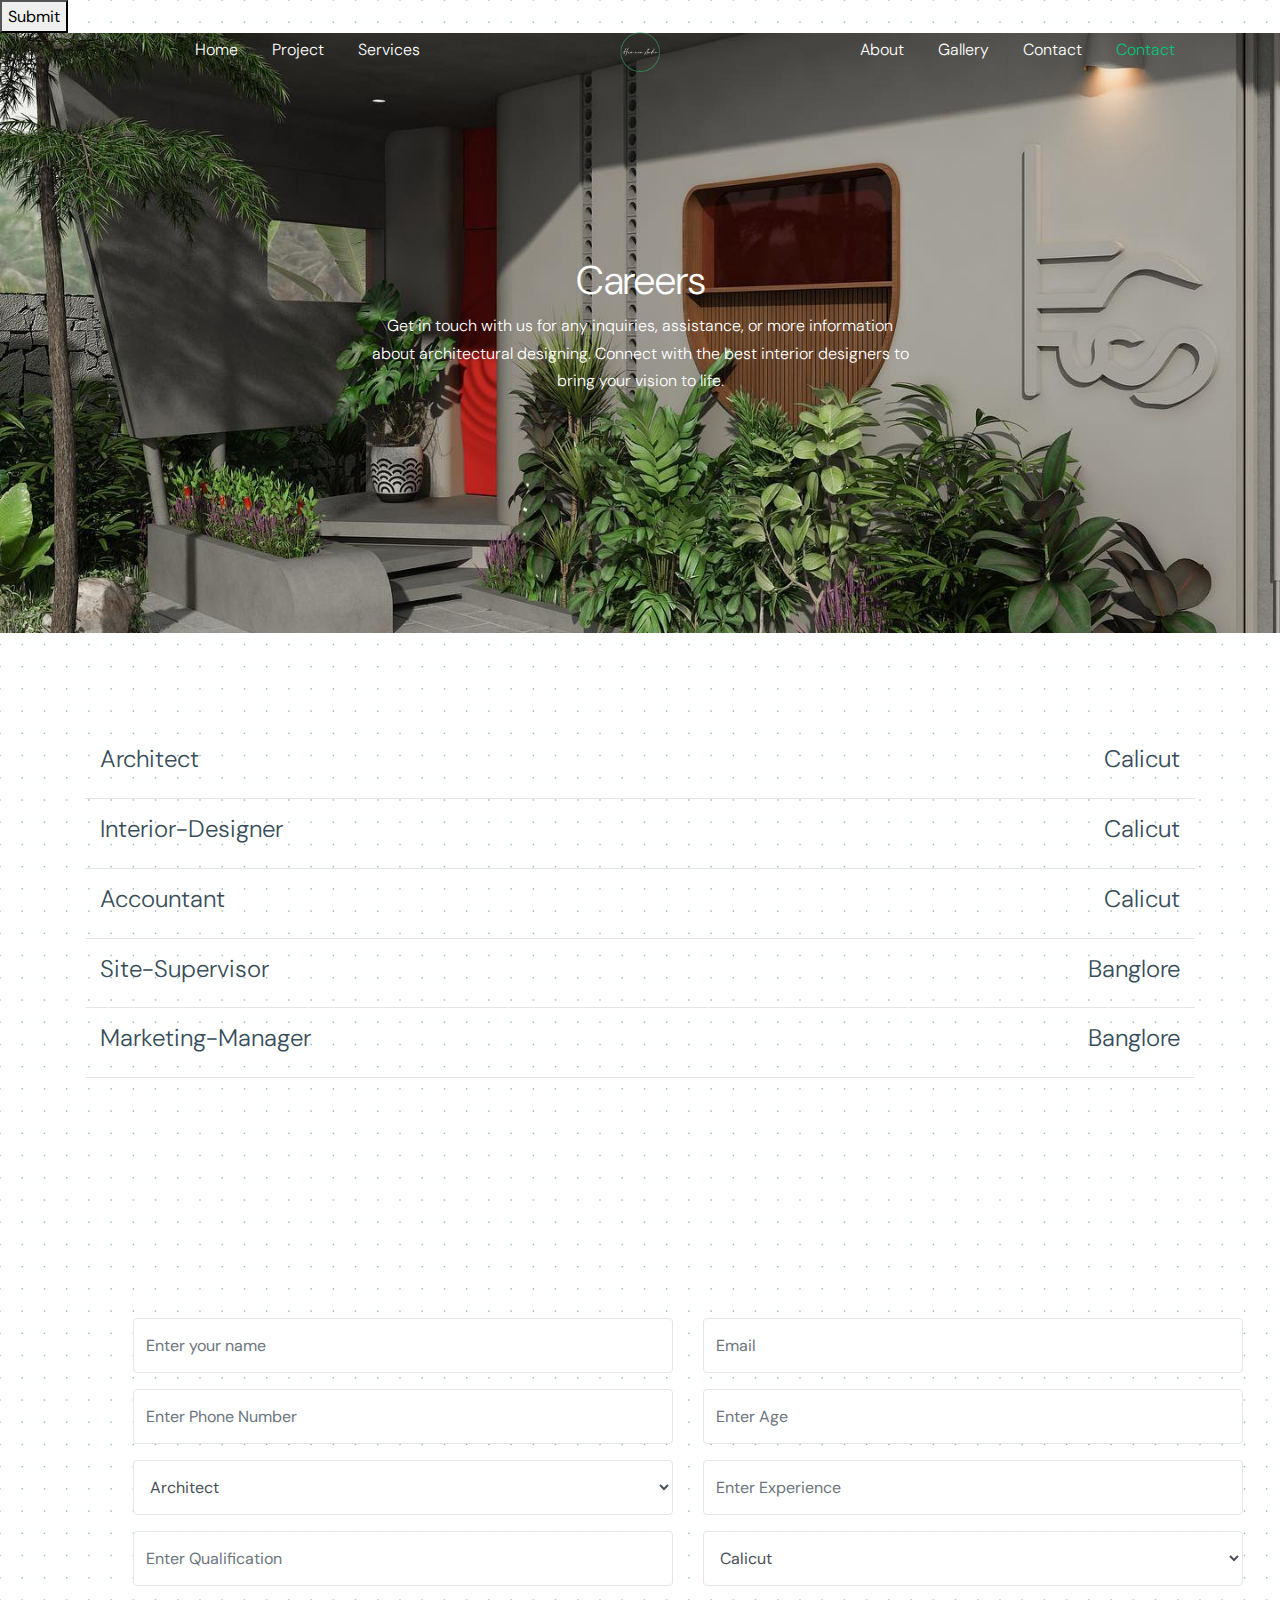
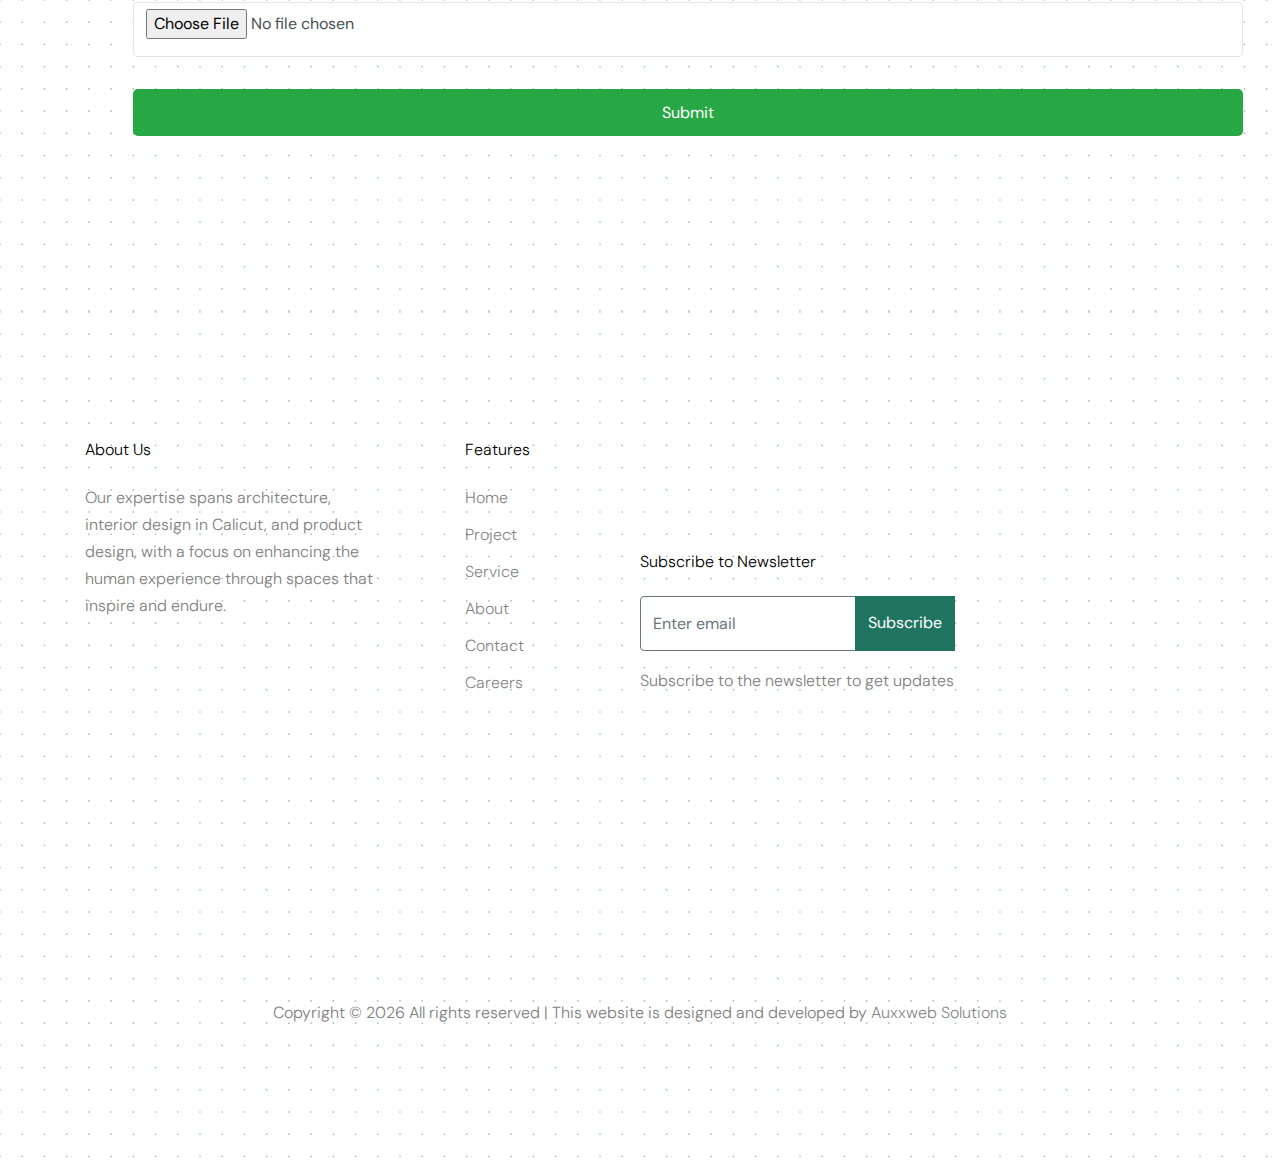
<file: careers.html>
<!DOCTYPE html>
<html lang="en">
    <head>
        <title>Hue Arc Studio &mdash; Architecture &mdash; Interior &mdash; Art</title>
        <link rel="icon" href="images/logo-tr.png" type="image/png" />

        <meta charset="utf-8" />
        <meta name="viewport" content="width=device-width, initial-scale=1, shrink-to-fit=no" />

        <link
            href="https://fonts.googleapis.com/css?family=DM+Sans:300,400,700&display=swap"
            rel="stylesheet"
        />

        <link rel="stylesheet" href="fonts/icomoon/style.css" />

        <link rel="stylesheet" href="css/bootstrap.min.css" />
        <link rel="stylesheet" href="css/animate.min.css" />
        <link rel="stylesheet" href="css/jquery.fancybox.min.css" />
        <link rel="stylesheet" href="css/owl.carousel.min.css" />
        <link rel="stylesheet" href="css/owl.theme.default.min.css" />
        <link rel="stylesheet" href="fonts/flaticon/font/flaticon.css" />
        <link rel="stylesheet" href="css/aos.css" />

        <!-- MAIN CSS -->
        <link rel="stylesheet" href="css/style.css" />
        <link
            rel="stylesheet"
            href="https://cdnjs.cloudflare.com/ajax/libs/font-awesome/6.5.0/css/all.min.css"
        />
        <style>
            /* Basic styling for the icon */
            .whatsapp-icon {
                font-size: 40px;
                /* Size of the icon */
                color: #25d366;
                /* WhatsApp green color */
                position: fixed;
                /* To make it stay at a fixed position */
                bottom: 180px;
                /* Position from the bottom */
                right: 20px;
                /* Position from the right */
                cursor: pointer;
            }

            .whatsapp-icon:hover {
                color: #128c7e;
                /* Darker color on hover */
            }
        </style>
    </head>

    <!-- Loader Overlay -->
    <div id="pageLoader" class="loader-overlay">
        <div class="loader" style="z-index: 9999;"></div>
        <p style="z-index: 9999;">Submitting...</p>
    </div>
    <body data-spy="scroll" data-target=".site-navbar-target" data-offset="300">

        <!-- Submit Button -->
        <button id="submitButton">Submit</button>

        <div class="site-wrap" id="home-section">
            <div class="site-mobile-menu site-navbar-target">
                <div class="site-mobile-menu-header">
                    <div class="site-mobile-menu-close mt-3">
                        <span class="icon-close2 js-menu-toggle"></span>
                    </div>
                </div>
                <div class="site-mobile-menu-body"></div>
            </div>

            <header class="site-navbar site-navbar-target" role="banner">
                <div class="container">
                    <div class="row align-items-center position-relative">
                        <div class="col-lg-4">
                            <nav class="site-navigation text-right ml-auto" role="navigation">
                                <ul
                                    class="site-menu main-menu js-clone-nav ml-auto d-none d-lg-block"
                                >
                                    <li><a href="index.html" class="nav-link">Home</a></li>
                                    <li><a href="project.html" class="nav-link">Project</a></li>
                                    <li><a href="services.html" class="nav-link">Services</a></li>
                                </ul>
                            </nav>
                        </div>
                        <div class="col-lg-4 text-center">
                            <div class="site-logo">
                                <img
                                    src="images/logo-tr.png"
                                    alt="best interior designers"
                                    title="best interior designing company"
                                    style="width: 40px; height: 40px"
                                />
                            </div>

                            <div class="ml-auto toggle-button d-inline-block d-lg-none">
                                <a href="#" class="site-menu-toggle py-5 js-menu-toggle text-white"
                                    ><span class="icon-menu h3 text-white"></span
                                ></a>
                            </div>
                        </div>
                        <div class="col-lg-4">
                            <nav class="site-navigation text-left mr-auto" role="navigation">
                                <ul
                                    class="site-menu main-menu js-clone-nav ml-auto d-none d-lg-block"
                                >
                                    <li><a href="about.html" class="nav-link">About</a></li>
                                    <li><a href="blog.html" class="nav-link">Gallery</a></li>
                                    <li><a href="contact.html" class="nav-link">Contact</a></li>
                                    <li class="active">
                                        <a href="./careers.html" class="nav-link">Contact</a>
                                    </li>
                                </ul>
                            </nav>
                        </div>
                    </div>
                </div>
            </header>

            <div class="ftco-blocks-cover-1">
                <div class="ftco-cover-1" style="background-image: url('images/pdd.jpg')">
                    <div class="container">
                        <div class="row align-items-center justify-content-center">
                            <div class="col-lg-6 text-center text-white">
                                <h1 style="color: white">Careers</h1>
                                <p>
                                    Get in touch with us for any inquiries, assistance, or more
                                    information about architectural designing. Connect with the best
                                    interior designers to bring your vision to life.
                                </p>
                            </div>
                        </div>
                    </div>
                </div>
            </div>
            <div class="site-section">
                <div class="container">
                    <div class="col-12 d-flex justify-content-between">
                        <h4>Architect</h4>
                        <h4>Calicut</h4>
                    </div>
                    <hr />

                    <div class="col-12 d-flex justify-content-between">
                        <h4>Interior-Designer</h4>
                        <h4>Calicut</h4>
                    </div>
                    <hr />
                    <div class="col-12 d-flex justify-content-between">
                        <h4>Accountant</h4>
                        <h4>Calicut</h4>
                    </div>
                    <hr />
                    <div class="col-12 d-flex justify-content-between">
                        <h4>Site-Supervisor</h4>
                        <h4>Banglore</h4>
                    </div>
                    <hr />
                    <div class="col-12 d-flex justify-content-between">
                        <h4>Marketing-Manager</h4>
                        <h4>Banglore</h4>
                    </div>
                    <hr />
                </div>
            </div>

            <div class="site-section">
                <div class="container">
                    <div
                        id="successMessage"
                        style="display: none"
                        class="alert alert-success text-center"
                    >
                        Thank you! Your message has been successfully sent. We will get back to you
                        soon.
                    </div>
                    <div class="row">
                        <div class="col-lg-12 mb-5 mx-5">
                            <form class="form-contact contact_form" id="careersForm">
                                <div class="row">
                                    <div class="col-sm-6">
                                        <div class="form-group">
                                            <input
                                                class="form-control valid"
                                                name="name"
                                                id="name"
                                                type="text"
                                                required
                                                onfocus="this.placeholder = ''"
                                                onblur="this.placeholder = 'Enter your name'"
                                                placeholder="Enter your name"
                                            />
                                        </div>
                                    </div>
                                    <div class="col-sm-6">
                                        <div class="form-group">
                                            <input
                                                class="form-control valid"
                                                name="email"
                                                required
                                                id="email"
                                                type="email"
                                                onfocus="this.placeholder = ''"
                                                onblur="this.placeholder = 'Enter email address'"
                                                placeholder="Email"
                                            />
                                        </div>
                                    </div>
                                    <div class="col-12 col-md-6">
                                        <div class="form-group">
                                            <input
                                                class="form-control"
                                                name="phoneNumber"
                                                required
                                                id="phoneNumber"
                                                type="text"
                                                onfocus="this.placeholder = ''"
                                                onblur="this.placeholder = 'Enter Phone Number'"
                                                placeholder="Enter Phone Number"
                                            />
                                        </div>
                                    </div>
                                    <div class="col-12 col-md-6">
                                        <div class="form-group">
                                            <input
                                                class="form-control"
                                                name="age"
                                                required
                                                id="age"
                                                type="text"
                                                onfocus="this.placeholder = ''"
                                                onblur="this.placeholder = 'Enter Age'"
                                                placeholder="Enter Age"
                                            />
                                        </div>
                                    </div>
                                    <div class="col-12 col-md-6">
                                        <div class="form-group">
                                            <select
                                                class="form-control"
                                                name="designation"
                                                id="designation"
                                                required
                                                onfocus="this.placeholder = ''"
                                                onblur="this.placeholder = 'Enter Designation'"
                                                placeholder="Enter Designation"
                                            >
                                                <option value="Architect">Architect</option>
                                                <option value="Accountant">Accountant</option>
                                                <option value="Interior Designer">
                                                    Interior Designer
                                                </option>
                                                <option value="Site-Supervisor">
                                                    Site-Supervisor
                                                </option>
                                                <option value="Marketing-Manager">
                                                    Marketing-Manager
                                                </option>
                                            </select>
                                        </div>
                                    </div>
                                    <div class="col-12 col-md-6">
                                        <div class="form-group">
                                            <input
                                                class="form-control"
                                                name="experience"
                                                required
                                                id="experience"
                                                type="text"
                                                onfocus="this.placeholder = ''"
                                                onblur="this.placeholder = 'Enter Experience'"
                                                placeholder="Enter Experience"
                                            />
                                        </div>
                                    </div>
                                    <div class="col-12 col-md-6">
                                        <div class="form-group">
                                            <input
                                                class="form-control"
                                                name="qualification"
                                                required
                                                id="qualification"
                                                type="text"
                                                onfocus="this.placeholder = ''"
                                                onblur="this.placeholder = 'Enter Qualification'"
                                                placeholder="Enter Qualification"
                                            />
                                        </div>
                                    </div>
                                    <div class="col-12 col-md-6">
                                        <div class="form-group">
                                            <select
                                                class="form-control"
                                                name="location"
                                                id="location"
                                                required
                                                onfocus="this.placeholder = ''"
                                                onblur="this.placeholder = 'Select prefered location'"
                                                placeholder="Select prefered location"
                                            >
                                                <option value="Calicut">Calicut</option>
                                                <option value="Banglore">Banglore</option>
                                            </select>
                                        </div>
                                    </div>
                                    <div class="col-12">
                                        <div class="form-group">
                                            <input
                                                class="form-control"
                                                name="cv"
                                                required
                                                id="cv"
                                                type="file"
                                                onfocus="this.placeholder = ''"
                                                onblur="this.placeholder = 'Upload CV'"
                                                placeholder="Upload CV"
                                            />
                                        </div>
                                    </div>
                                </div>
                                <div class="form-group mt-3">
                                    <button
                                        type="submit"
                                        id="s-btn"
                                        class="button button-contactForm boxed-btn"
                                        style="
                                            background-color: #28a745;
                                            color: white;
                                            border: none;
                                            padding: 10px 20px;
                                            border-radius: 5px;
                                            font-size: 16px;
                                            transition: background-color 0.3s ease;
                                            width: 100%;
                                        "
                                    >
                                        Submit
                                    </button>
                                </div>
                                <div class="form-group mt-3">
                                    <button
                                        type="submit"
                                        class="button button-contactForm boxed-btn"
                                        id="loading"
                                        style="
                                            display: none;
                                            background-color: #28a745;
                                            color: white;
                                            border: none;
                                            padding: 10px 20px;
                                            border-radius: 5px;
                                            font-size: 16px;
                                            transition: background-color 0.3s ease;
                                        "
                                    >
                                        Submitting...
                                    </button>
                                </div>
                            </form>
                        </div>
                    </div>
                </div>
            </div>

            <footer class="site-footer">
                <div class="container">
                    <div class="row">
                        <div class="col-md-6">
                            <div class="row">
                                <div class="col-md-7">
                                    <h2 class="footer-heading mb-4">About Us</h2>
                                    <p>
                                        Our expertise spans architecture, interior design in
                                        Calicut, and product design, with a focus on enhancing the
                                        human experience through spaces that inspire and endure.
                                    </p>
                                </div>
                                <div class="col-md-4 ml-auto">
                                    <h2 class="footer-heading mb-4">Features</h2>
                                    <ul class="list-unstyled">
                                        <li><a href="./index.html">Home</a></li>
                                        <li><a href="./project.html">Project</a></li>
                                        <li><a href="./services.html">Service</a></li>
                                        <li><a href="./about.html">About</a></li>
                                        <li><a href="./contact.html">Contact</a></li>
                                        <li><a href="./careers.html">Careers</a></li>
                                    </ul>
                                </div>
                            </div>
                        </div>
                        <div class="site-section">
                            <div class="container"></div>
                            <div class="row">
                                <div class="col-md-12">
                                    <div
                                        id="successMessage1"
                                        style="display: none"
                                        class="alert alert-success text-center"
                                    >
                                        Thank you for subscribing!
                                    </div>
                                    <div class="mb-5">
                                        <h2 class="footer-heading mb-4">Subscribe to Newsletter</h2>
                                        <form
                                            method="post"
                                            id="contactform1"
                                            class="footer-suscribe-form"
                                        >
                                            <div class="input-group mb-3">
                                                <input
                                                    type="email"
                                                    name="email"
                                                    id="emailInput"
                                                    class="form-control border-secondary text-white bg-transparent"
                                                    placeholder="Enter email"
                                                    aria-label="Enter email"
                                                    aria-describedby="button-addon2"
                                                    required
                                                />
                                                <div class="input-group-append">
                                                    <button
                                                        class="btn btn-primary text-white"
                                                        type="submit"
                                                        id="s-btn1"
                                                    >
                                                        Subscribe
                                                    </button>
                                                    <button
                                                        class="btn btn-primary text-white"
                                                        type="button"
                                                        style="display: none"
                                                        id="loading1"
                                                    >
                                                        Subscribing...
                                                    </button>
                                                </div>
                                            </div>
                                            <p class="newsletter_text">
                                                Subscribe to the newsletter to get updates
                                            </p>
                                        </form>
                                    </div>
                                </div>
                            </div>
                        </div>
                    </div>

                    <script src="js/jquery-3.3.1.min.js"></script>
                    <script>
                        $(document).ready(function () {
                            $('#contactform1').submit((e) => {
                                e.preventDefault();

                                const loading = document.getElementById('loading1');
                                const btn = document.getElementById('s-btn1');
                                const successMessage = document.getElementById('successMessage1'); // Updated ID

                                loading.style.display = 'block';
                                btn.style.display = 'none';

                                $.ajax({
                                    url: 'https://script.google.com/macros/s/AKfycbyH6foigFQ6qbqTUmIFdKD7UqxGi5pgH8EmNKP2-ZwYHhmf_Qq9hfnJ1JyEBcUvRuzl/exec',
                                    data: $('#contactform1').serialize(),
                                    method: 'post',
                                    success: function (response) {
                                        if (successMessage) {
                                            successMessage.style.display = 'block'; // Show success message
                                        }
                                        // Clear form fields
                                        $('#contactform1')[0].reset();

                                        btn.style.display = 'block';
                                        loading.style.display = 'none';
                                    },
                                    error: function (err) {
                                        loading.style.display = 'none';
                                        btn.style.display = 'block';
                                        alert('Something went wrong. Please try again.');
                                    },
                                });
                            });
                        });
                    </script>

                    <div class="row pt-5 mt-5 text-center">
                        <div class="col-md-12">
                            <div class="border-top pt-5">
                                <p>
                                    <!-- Link back to Colorlib can't be removed. Template is licensed under CC BY 3.0. -->
                                    Copyright &copy;
                                    <script>
                                        document.write(new Date().getFullYear());
                                    </script>
                                    All rights reserved | This website is designed and developed by
                                    <a href="https://auxxweb.in" target="_blank"
                                        >Auxxweb Solutions</a
                                    >
                                    <!-- Link back to Colorlib can't be removed. Template is licensed under CC BY 3.0. -->
                                </p>
                            </div>
                        </div>
                    </div>
                </div>
            </footer>
        </div>

        <script src="js/jquery-3.3.1.min.js"></script>
        <script src="js/popper.min.js"></script>
        <script src="js/bootstrap.min.js"></script>
        <script src="js/owl.carousel.min.js"></script>
        <script src="js/jquery.sticky.js"></script>
        <script src="js/jquery.waypoints.min.js"></script>
        <script src="js/jquery.animateNumber.min.js"></script>
        <script src="js/jquery.fancybox.min.js"></script>
        <script src="js/jquery.easing.1.3.js"></script>
        <script src="js/aos.js"></script>

        <script src="js/main.js"></script>

        <script>
            $(document).ready(function () {
                $('#careersForm').submit(async (e) => {
                    e.preventDefault();

                    // Validation
                    const name = $('#name').val().trim();
                    const email = $('#email').val().trim();
                    const phoneNumber = $('#phoneNumber').val().trim();
                    const age = $('#age').val().trim();
                    const designation = $('#designation').val().trim();
                    const experience = $('#experience').val().trim();
                    const qualification = $('#qualification').val().trim();
                    const location = $('#location').val().trim();

                    // Check if all fields have values
                    if (!name || !email || !phoneNumber) {
                        alert('Please fill in all fields.');
                        return;
                    }

                    const loading = document.getElementById('loading');
                    const btn = document.getElementById('s-btn');
                    const successMessage = document.getElementById('successMessage');
                    document.getElementById('pageLoader').style.display = 'flex';
                    document.body.classList.add('loading');

                    loading.style.display = 'block';
                    btn.style.display = 'none';

                    const fileInput = document.getElementById('cv');
                    const file = fileInput.files[0];
                    if (!file) {
                        if (toast) {
                            toast.classList.add('show');
                            toast.style.backgroundColor = '#dc3545'; // Red for error
                            toast.textContent = 'Please select an cv to upload.';
                            setTimeout(function () {
                                toast.classList.remove('show');
                            }, 3000);
                        }
                        return;
                    }

                    const cloudName = 'dfe8jyiox'; // Replace with your Cloudinary cloud name
                    const uploadPreset = 'ml_default'; // Replace with your Cloudinary upload preset

                    const formData = new FormData();
                    formData.append('file', file);
                    formData.append('upload_preset', uploadPreset);

                    let image = '';

                    try {
                        const response = await fetch(
                            `https://api.cloudinary.com/v1_1/${cloudName}/upload`,
                            {
                                method: 'POST',
                                body: formData,
                            }
                        );

                        const data = await response.json();
                        const imageUrl = data.secure_url;
                        image = imageUrl;
                    } catch (error) {
                        console.error('Error uploading image:', error);
                        if (toast) {
                            toast.classList.add('show');
                            toast.style.backgroundColor = '#dc3545'; // Red for error
                            toast.textContent = 'An error occurred while uploading the image.';
                            setTimeout(function () {
                                toast.classList.remove('show');
                            }, 3000);
                        }
                    }

                    $.ajax({
                        url: 'https://script.google.com/macros/s/AKfycby32XOR41yHUqhjcY9e7YQu6A8QI8oeqg2o3x6b5GGQTYRArrfSg6laUhZ8aXruUF3N/exec',
                        data:
                            $('#careersForm').serialize() +
                            '&CV/Resume=' +
                            `${encodeURIComponent(image)}`,
                        method: 'post',
                        success: function (response) {
                            if (successMessage) {
                                document.getElementById('pageLoader').style.display = 'none';
                                document.body.classList.remove('loading');
                                successMessage.style.display = 'block';
                            }

                            // Clear form fields
                            $('#careersForm')[0].reset();

                            btn.style.display = 'block';
                            loading.style.display = 'none';
                        },
                        error: function (err) {
                            loading.style.display = 'none';
                            btn.style.display = 'block';
                            document.getElementById('pageLoader').style.display = 'none';
                            document.body.classList.remove('loading');
                            alert('Something went wrong. Please try again.');
                        },
                    });
                });
            });
        </script>
    </body>
</html>
</file>
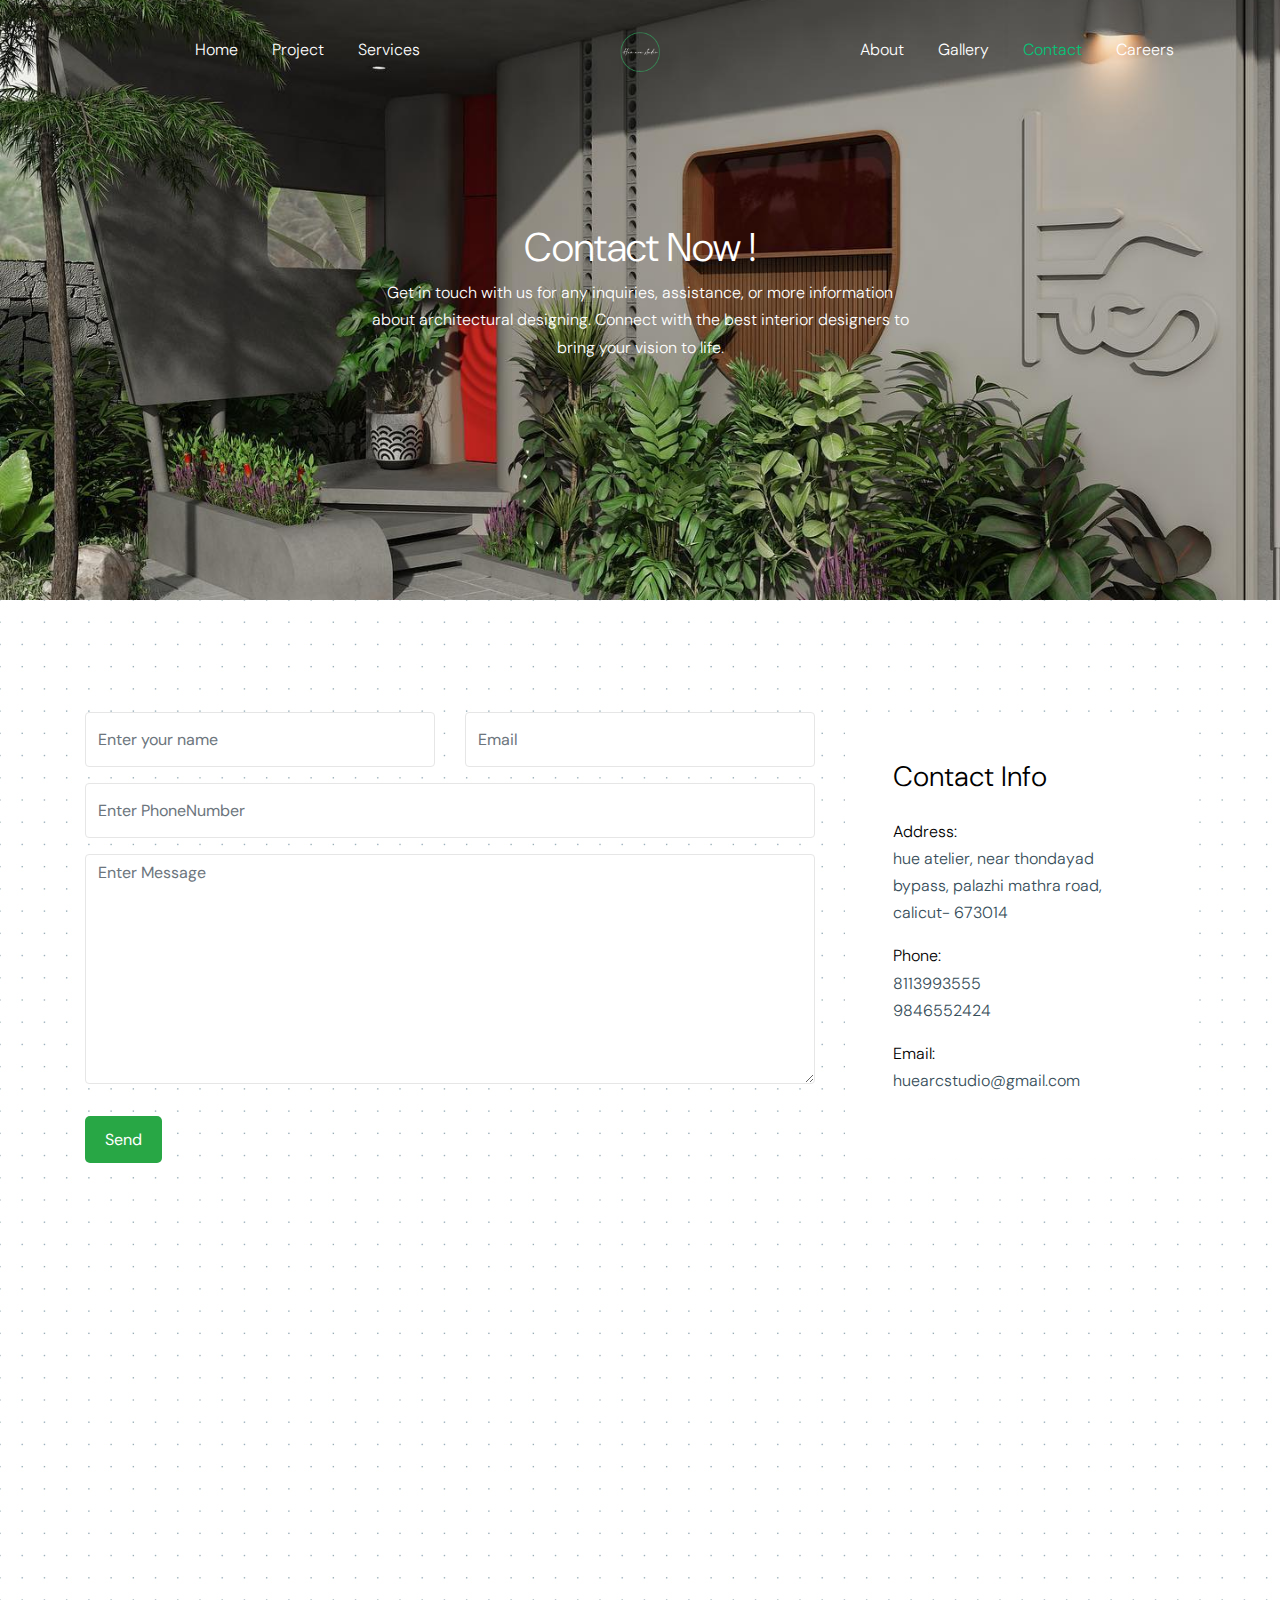
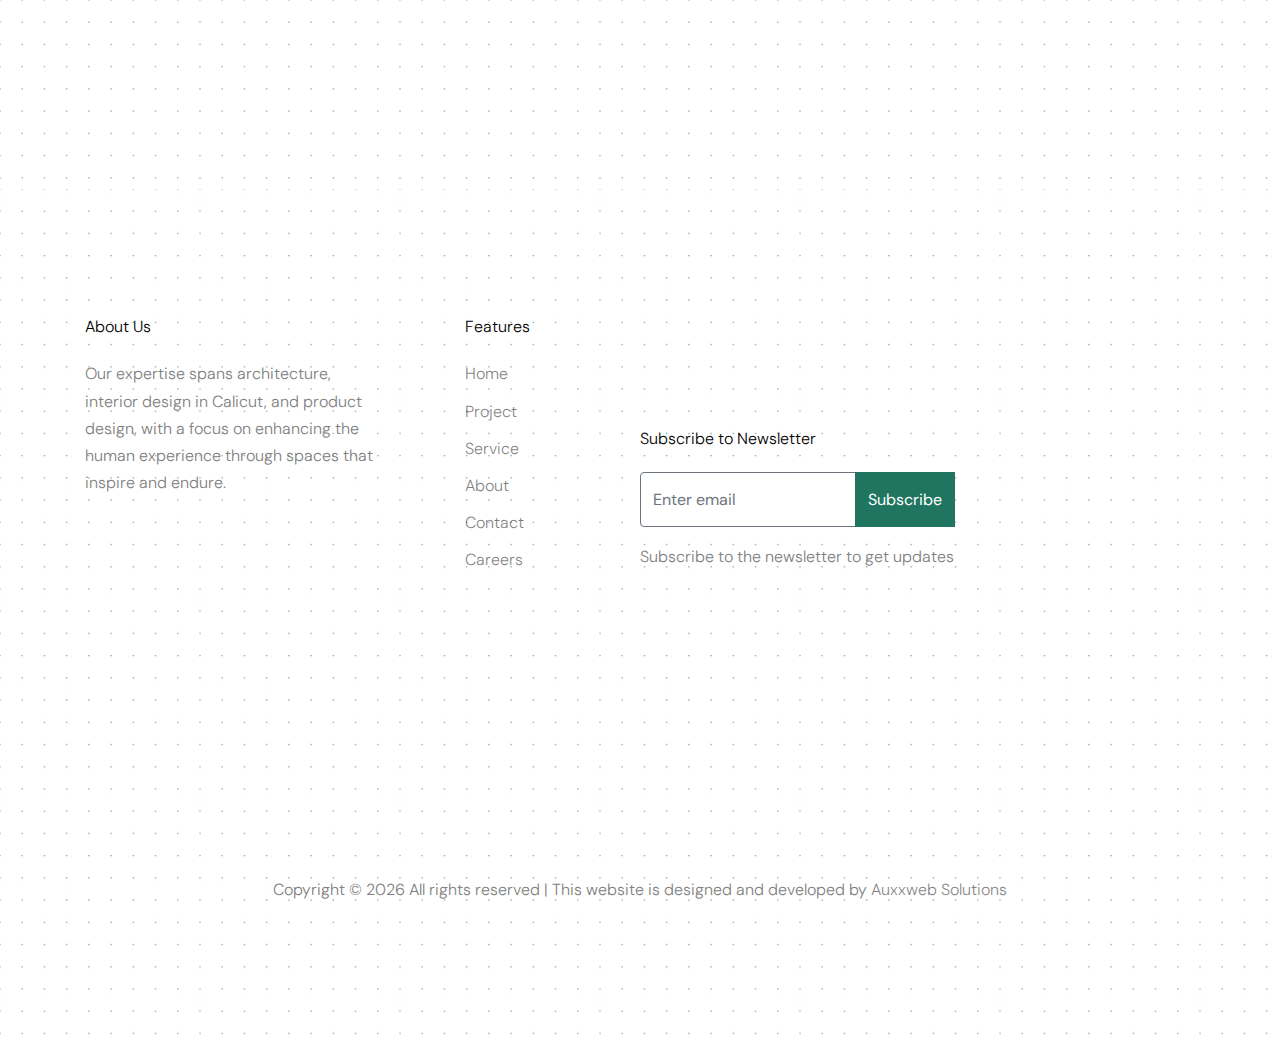
<file: contact.html>
<!doctype html>
<html lang="en">

<head>
  <title>Hue Arc Studio &mdash; Architecture &mdash; Interior &mdash; Art</title>
  <link rel="icon" href="images/logo-tr.png"  type="image/png">

  <meta charset="utf-8">
  <meta name="viewport" content="width=device-width, initial-scale=1, shrink-to-fit=no">

  <link href="https://fonts.googleapis.com/css?family=DM+Sans:300,400,700&display=swap" rel="stylesheet">

  <link rel="stylesheet" href="fonts/icomoon/style.css">

  <link rel="stylesheet" href="css/bootstrap.min.css">
  <link rel="stylesheet" href="css/animate.min.css">
  <link rel="stylesheet" href="css/jquery.fancybox.min.css">
  <link rel="stylesheet" href="css/owl.carousel.min.css">
  <link rel="stylesheet" href="css/owl.theme.default.min.css">
  <link rel="stylesheet" href="fonts/flaticon/font/flaticon.css">
  <link rel="stylesheet" href="css/aos.css">

  <!-- MAIN CSS -->
  <link rel="stylesheet" href="css/style.css">
  <link rel="stylesheet" href="https://cdnjs.cloudflare.com/ajax/libs/font-awesome/6.5.0/css/all.min.css">
  <style>
    /* Basic styling for the icon */
    .whatsapp-icon {
      font-size: 40px;
      /* Size of the icon */
      color: #25D366;
      /* WhatsApp green color */
      position: fixed;
      /* To make it stay at a fixed position */
      bottom: 180px;
      /* Position from the bottom */
      right: 20px;
      /* Position from the right */
      cursor: pointer;
    }

    .whatsapp-icon:hover {
      color: #128C7E;
      /* Darker color on hover */
    }
  </style>
</head>

<body data-spy="scroll" data-target=".site-navbar-target" data-offset="300">


  <div class="site-wrap" id="home-section">

    <div class="site-mobile-menu site-navbar-target">
      <div class="site-mobile-menu-header">
        <div class="site-mobile-menu-close mt-3">
          <span class="icon-close2 js-menu-toggle"></span>
        </div>
      </div>
      <div class="site-mobile-menu-body"></div>
    </div>



    <header class="site-navbar site-navbar-target" role="banner">

      <div class="container">
        <div class="row align-items-center position-relative">

          <div class="col-lg-4">
            <nav class="site-navigation text-right ml-auto " role="navigation">
              <ul class="site-menu main-menu js-clone-nav ml-auto d-none d-lg-block">
                <li><a href="index.html" class="nav-link">Home</a></li>
                <li><a href="project.html" class="nav-link">Project</a></li>
                <li><a href="services.html" class="nav-link">Services</a></li>
              </ul>
            </nav>
          </div>
          <div class="col-lg-4 text-center">
            <div class="site-logo">
              <img src="images/logo-tr.png" alt="best interior designers" title="best interior designing company" style="width: 40px ; height: 40px;">
            </div>


            <div class="ml-auto toggle-button d-inline-block d-lg-none"><a href="#"
                class="site-menu-toggle py-5 js-menu-toggle text-white"><span
                  class="icon-menu h3 text-white"></span></a></div>
          </div>
          <div class="col-lg-4">
            <nav class="site-navigation text-left mr-auto " role="navigation">
              <ul class="site-menu main-menu js-clone-nav ml-auto d-none d-lg-block">
                <li><a href="about.html" class="nav-link">About</a></li>
                <li><a href="blog.html" class="nav-link">Gallery</a></li>
                <li class="active"><a href="contact.html" class="nav-link">Contact</a></li>
                <li><a href="https://auxxweb.github.io/hue-arc-hiring/" class="nav-link">Careers</a></li>

              </ul>
            </nav>
          </div>


        </div>
      </div>

    </header>



    <div class="ftco-blocks-cover-1">
      <div class="ftco-cover-1" style="background-image: url('images/pdd.jpg');">
        <div class="container">
          <div class="row align-items-center justify-content-center">
            <div class="col-lg-6 text-center text-white">
              <h1 style="color: white;">Contact Now !</h1>
              <p>Get in touch with us for any inquiries, assistance, or more information about architectural designing. Connect with the best interior designers to bring your vision to life.</p>

            </div>
          </div>
        </div>
      </div>
    </div>


    <div class="site-section">
      <div class="container">
        <div id="successMessage" style="display: none;" class="alert alert-success text-center">
          Thank you! Your message has been successfully sent. We will get back
          to you soon.
        </div>
        <div class="row">
          <div class="col-lg-8 mb-5">
            <form class="form-contact contact_form" action="contact_process.php" method="post" id="contactform">
              <div class="row">
                <div class="col-sm-6">
                  <div class="form-group">
                    <input class="form-control valid" name="name" id="name" type="text" required
                      onfocus="this.placeholder = ''" onblur="this.placeholder = 'Enter your name'"
                      placeholder="Enter your name" />
                  </div>
                </div>
                <div class="col-sm-6">
                  <div class="form-group">
                    <input class="form-control valid" name="email" required id="email" type="email"
                      onfocus="this.placeholder = ''" onblur="this.placeholder = 'Enter email address'"
                      placeholder="Email" />
                  </div>
                </div>
                <div class="col-12">
                  <div class="form-group">
                    <input class="form-control" name="phoneNumber" required id="phoneNumber" type="text"
                      onfocus="this.placeholder = ''" onblur="this.placeholder = 'Enter PhoneNumber'"
                      placeholder="Enter PhoneNumber" />
                  </div>
                </div>
                <div class="col-12">
                  <div class="form-group">
                    <textarea class="form-control w-100" name="message" id="message" cols="30" rows="9"
                      onfocus="this.placeholder = ''" onblur="this.placeholder = 'Enter Message'" required
                      placeholder="Enter Message"></textarea>
                  </div>
                </div>
              </div>
              <div class="form-group mt-3">
                <button type="submit" id="s-btn" class="button button-contactForm boxed-btn"
                  style="background-color: #28a745; color: white; border: none; padding: 10px 20px; border-radius: 5px; font-size: 16px; transition: background-color 0.3s ease;">
                  Send
                </button>

              </div>
              <div class="form-group mt-3">
                <button type="submit" class="button button-contactForm boxed-btn" id="loading" style="display: none; background-color: #28a745; color: white; border: none; padding: 10px 20px; border-radius: 5px; font-size: 16px; transition: background-color 0.3s ease;">
                  Submitting...
                </button>
              </div>
            </form>
          </div>
          <div class="col-lg-4 ml-auto">
            <div class="bg-white p-3 p-md-5">
              <h3 class="text-black mb-4">Contact Info</h3>
              <ul class="list-unstyled footer-link">
                <li class="d-block mb-3">
                  <span class="d-block text-black">Address:</span>
                  <span>hue atelier, near thondayad bypass, palazhi mathra road, calicut- 673014</span>
                </li>
                <li class="d-block mb-3"><span class="d-block text-black">Phone:</span><span>8113993555<br>9846552424
                  </span></li>
                <li class="d-block mb-3"><span class="d-block text-black">Email:</span><span>huearcstudio@gmail.com

                  </span></li>
              </ul>
            </div>
          </div>
        </div>
      </div>
    </div>
    <div class="map-wrapper">
      <div class="map-container">
        <iframe
          src="https://www.google.com/maps/embed?pb=!1m18!1m12!1m3!1d60166.8071866175!2d75.79311971920907!3d11.240191568021894!2m3!1f0!2f0!3f0!3m2!1i1024!2i768!4f13.1!3m3!1m2!1s0x3ba65b00529699df%3A0x5c6843df18d4e94f!2sHue%20Arc%20Studio!5e1!3m2!1sen!2sin!4v1729939155111!5m2!1sen!2sin"
          width="80%" height="450" style="border:0;" allowfullscreen="" loading="lazy"
          referrerpolicy="no-referrer-when-downgrade">
        </iframe>
      </div>
    </div>

    <footer class="site-footer">
      <div class="container">
        <div class="row">
          <div class="col-md-6">
            <div class="row">
              <div class="col-md-7">
                <h2 class="footer-heading mb-4">About Us</h2>
                <p>Our expertise spans architecture, interior design in Calicut, and product design, with a focus on enhancing the human experience through spaces that inspire and endure.</p>
              </div>
              <div class="col-md-4 ml-auto">
                <h2 class="footer-heading mb-4">Features</h2>
               <ul class="list-unstyled">
                  <li><a href="./index.html">Home</a></li>
                  <li><a href="./project.html">Project</a></li>
                  <li><a href="./services.html">Service</a></li>
                  <li><a href="./about.html">About</a></li>
                  <li><a href="./contact.html">Contact</a></li>
                  <li><a href="https://auxxweb.github.io/hue-arc-hiring/">Careers</a></li>
                </ul>
              </div>

            </div>
          </div>
          <div class="site-section">
            <div class="container">
            </div>
            <div class="row">
              <div class="col-md-12">
                <div id="successMessage1" style="display: none;" class="alert alert-success text-center">
                  Thank you for subscribing!
                </div>
                <div class="mb-5">
                  <h2 class="footer-heading mb-4">Subscribe to Newsletter</h2>
                  <form  method="post" id="contactform1" class="footer-suscribe-form">
                    <div class="input-group mb-3">
                      <input type="email" name="email" id="emailInput"
                        class="form-control border-secondary text-white bg-transparent" placeholder="Enter email"
                        aria-label="Enter email" aria-describedby="button-addon2" required>
                      <div class="input-group-append">
                        <button class="btn btn-primary text-white" type="submit" id="s-btn1">Subscribe</button>
                        <button class="btn btn-primary text-white" type="button" style="display: none;" id="loading1">Subscribing...</button>
                      </div>
                    </div>
                    <p class="newsletter_text">Subscribe to the newsletter to get updates</p>
                  </form>
                </div>
              </div>
            </div>
          </div>
        </div>

        <script src="js/jquery-3.3.1.min.js"></script>
        <script>
          $(document).ready(function () {
            $('#contactform1').submit((e) => {
              e.preventDefault()

              const loading = document.getElementById('loading1')
              const btn = document.getElementById('s-btn1')
              const successMessage = document.getElementById('successMessage1') // Updated ID

              loading.style.display = 'block'
              btn.style.display = 'none'

              $.ajax({
                url:
                  'https://script.google.com/macros/s/AKfycbyH6foigFQ6qbqTUmIFdKD7UqxGi5pgH8EmNKP2-ZwYHhmf_Qq9hfnJ1JyEBcUvRuzl/exec',
                data: $('#contactform1').serialize(),
                method: 'post',
                success: function (response) {
                  if (successMessage) {
                    successMessage.style.display = 'block' // Show success message
                  }
                  // Clear form fields
                  $('#contactform1')[0].reset()

                  btn.style.display = 'block'
                  loading.style.display = 'none'
                },
                error: function (err) {
                  loading.style.display = 'none'
                  btn.style.display = 'block'
                  alert('Something went wrong. Please try again.')
                },
              })
            })
          })
        </script>



        <div class="row pt-5 mt-5 text-center">
          <div class="col-md-12">
            <div class="border-top pt-5">
              <p>
                <!-- Link back to Colorlib can't be removed. Template is licensed under CC BY 3.0. -->
                Copyright &copy;
                <script>document.write(new Date().getFullYear());</script> All rights reserved | This website is designed and developed by <a href="https://auxxweb.in"
                  target="_blank">Auxxweb Solutions</a>
                <!-- Link back to Colorlib can't be removed. Template is licensed under CC BY 3.0. -->
              </p>
            </div>
          </div>
        </div>
      </div>

    </footer>

  </div>

  <script src="js/jquery-3.3.1.min.js"></script>
  <script src="js/popper.min.js"></script>
  <script src="js/bootstrap.min.js"></script>
  <script src="js/owl.carousel.min.js"></script>
  <script src="js/jquery.sticky.js"></script>
  <script src="js/jquery.waypoints.min.js"></script>
  <script src="js/jquery.animateNumber.min.js"></script>
  <script src="js/jquery.fancybox.min.js"></script>
  <script src="js/jquery.easing.1.3.js"></script>
  <script src="js/aos.js"></script>

  <script src="js/main.js"></script>

  <script>
    $(document).ready(function () {
      $('#contactform').submit((e) => {
        e.preventDefault()

        // Validation
        const name = $('#name').val().trim();
        const email = $('#email').val().trim();
        const phoneNumber = $('#phoneNumber').val().trim();
        const message = $('#message').val().trim();

        // Check if all fields have values
        if (!name || !email || !phoneNumber || !message) {
          alert('Please fill in all fields.');
          return;
        }

        const loading = document.getElementById('loading');
        const btn = document.getElementById('s-btn');
        const successMessage = document.getElementById('successMessage');

        loading.style.display = 'block';
        btn.style.display = 'none';

        $.ajax({
          url:
            'https://script.google.com/macros/s/AKfycbyH6foigFQ6qbqTUmIFdKD7UqxGi5pgH8EmNKP2-ZwYHhmf_Qq9hfnJ1JyEBcUvRuzl/exec',
          data: $('#contactform').serialize(),
          method: 'post',
          success: function (response) {
            if (successMessage) {
              successMessage.style.display = 'block';
            }

            // Clear form fields
            $('#contactform')[0].reset();

            btn.style.display = 'block';
            loading.style.display = 'none';
          },
          error: function (err) {
            loading.style.display = 'none';
            btn.style.display = 'block';
            alert('Something went wrong. Please try again.');
          },
        });
      });
    });
  </script>
</body>

</html>
</file>
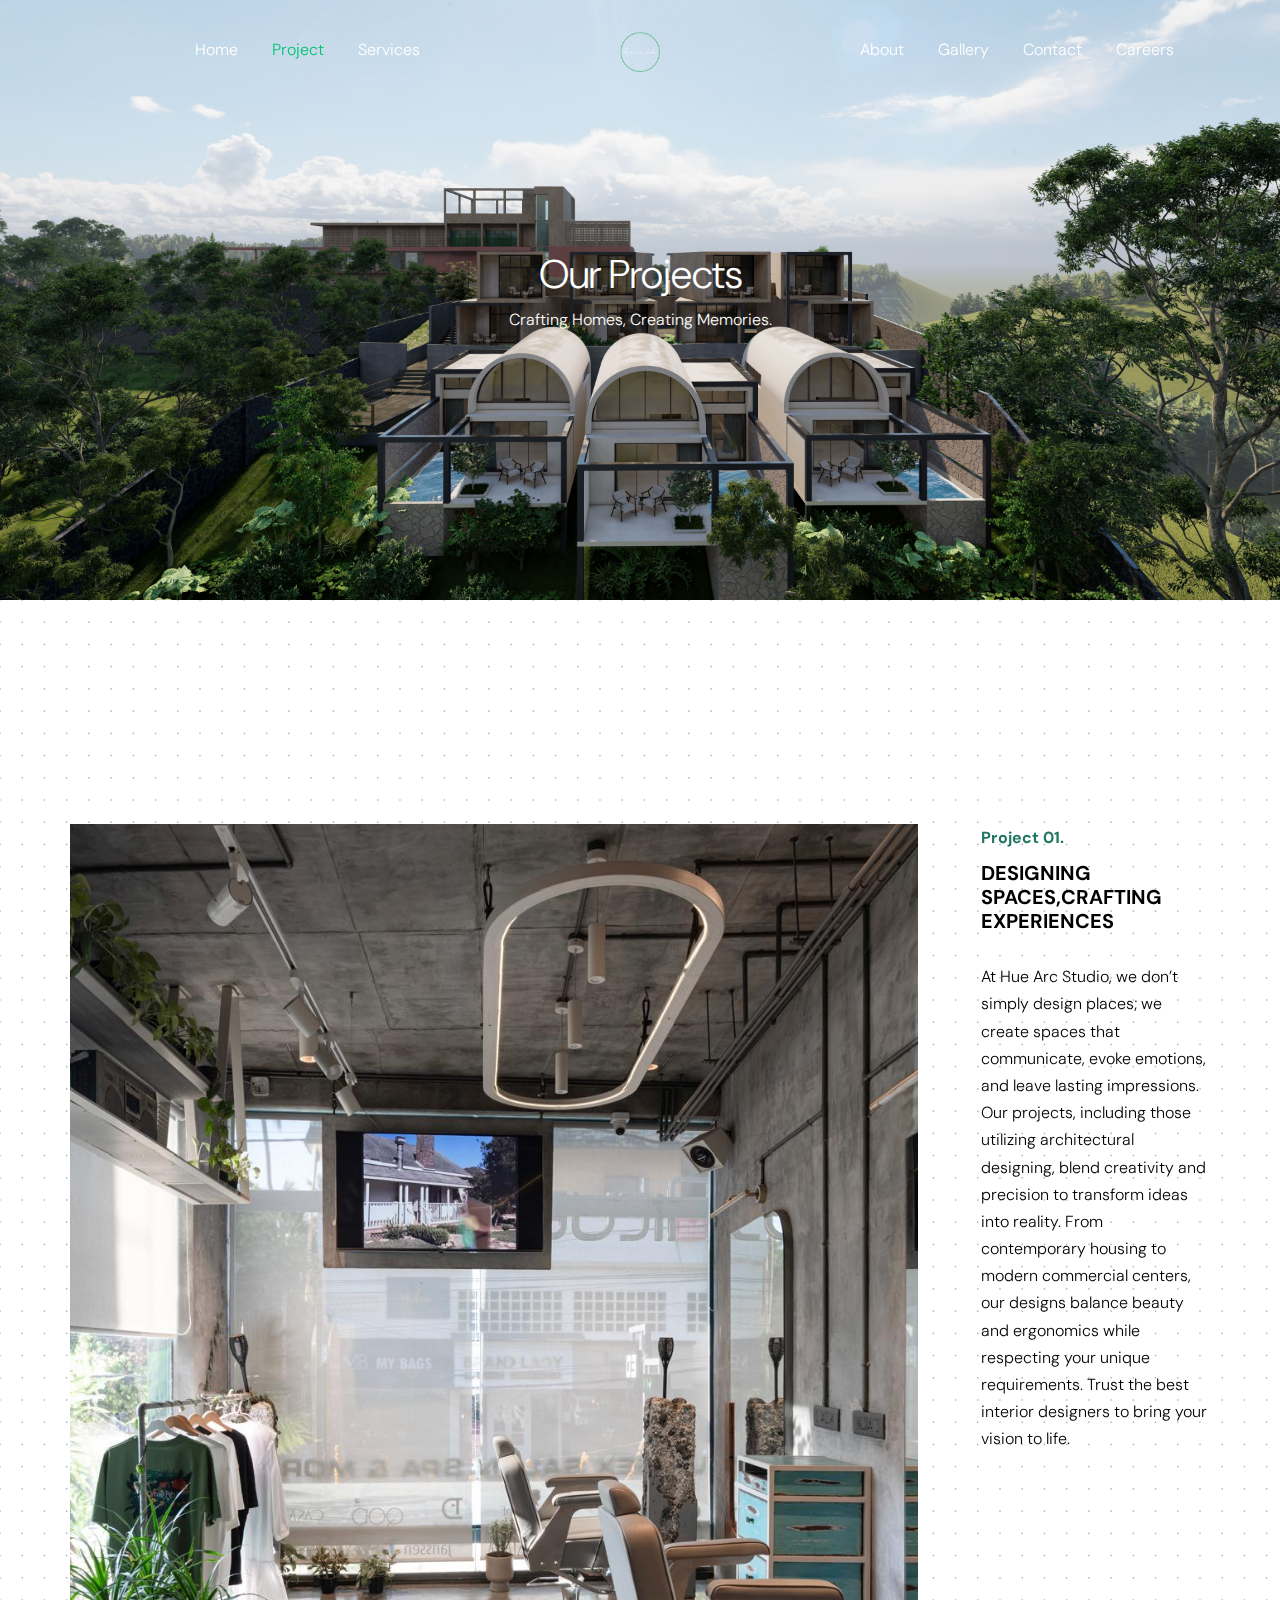
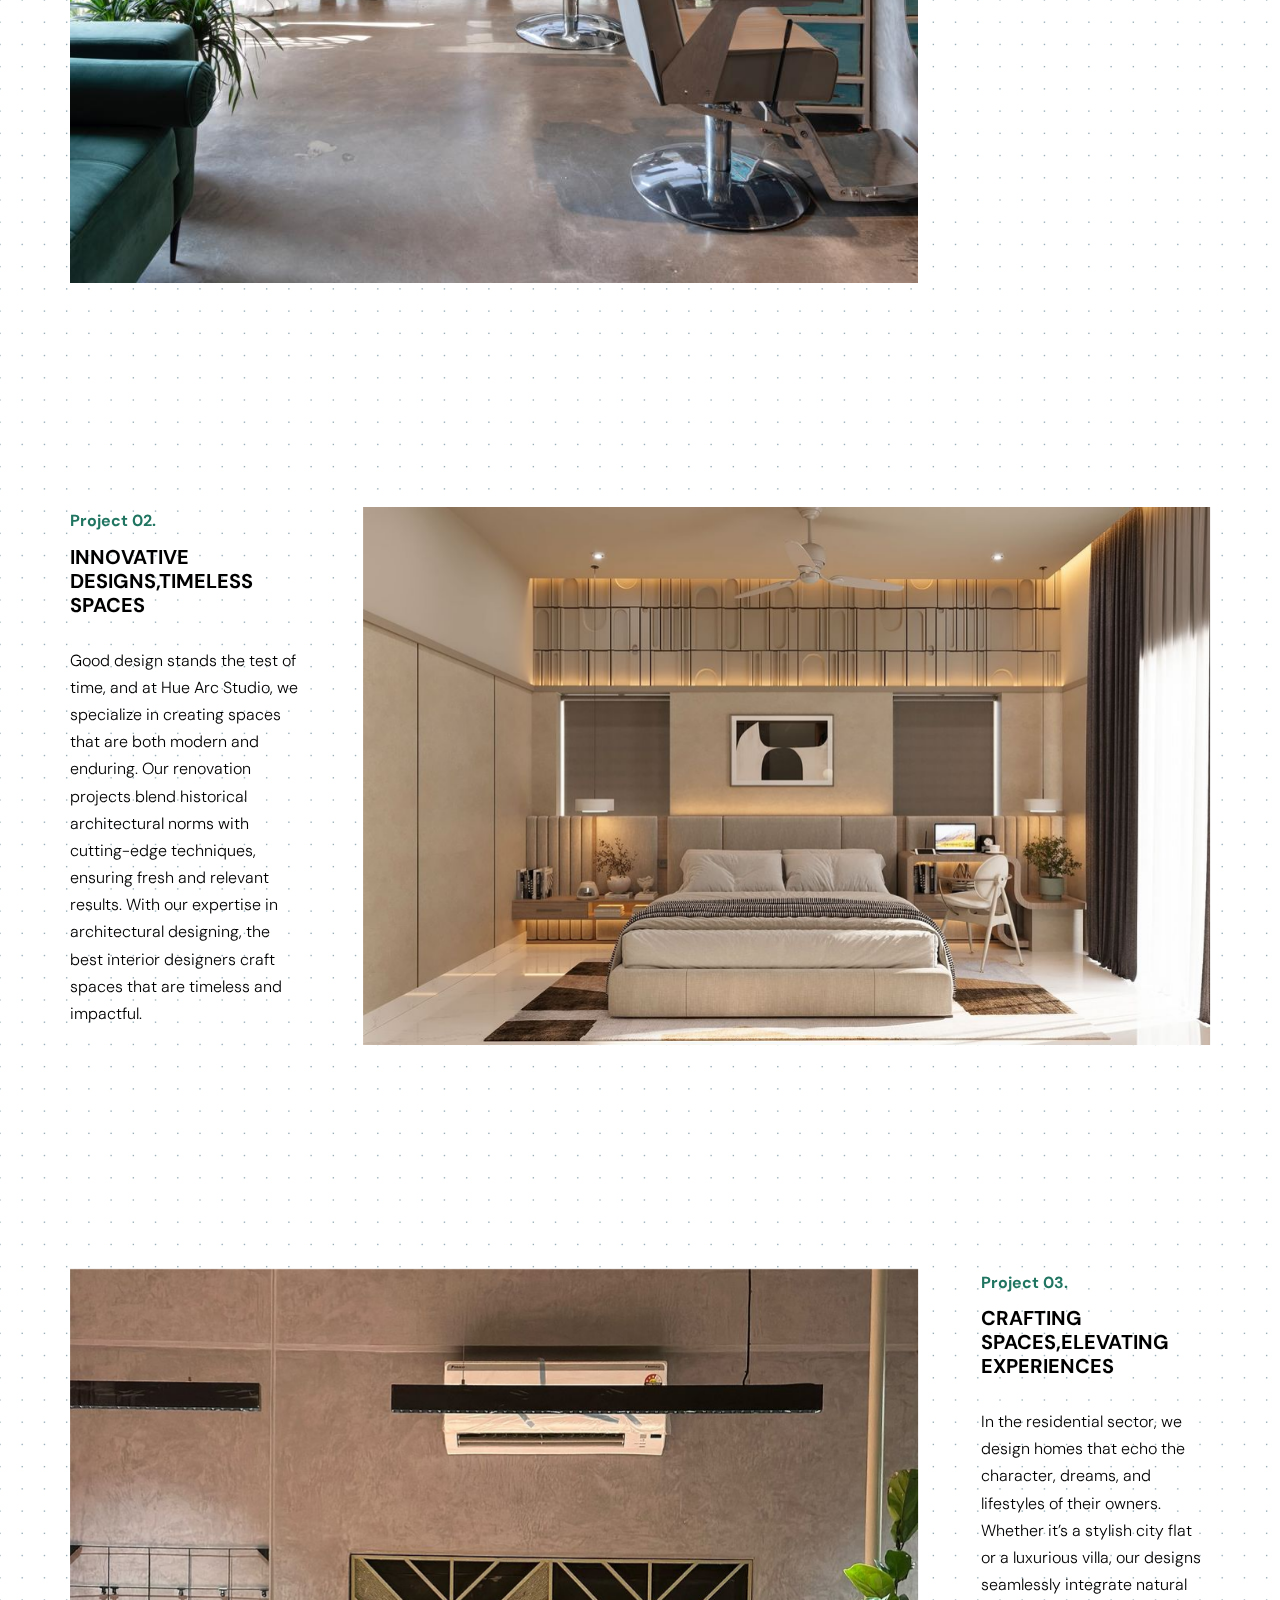
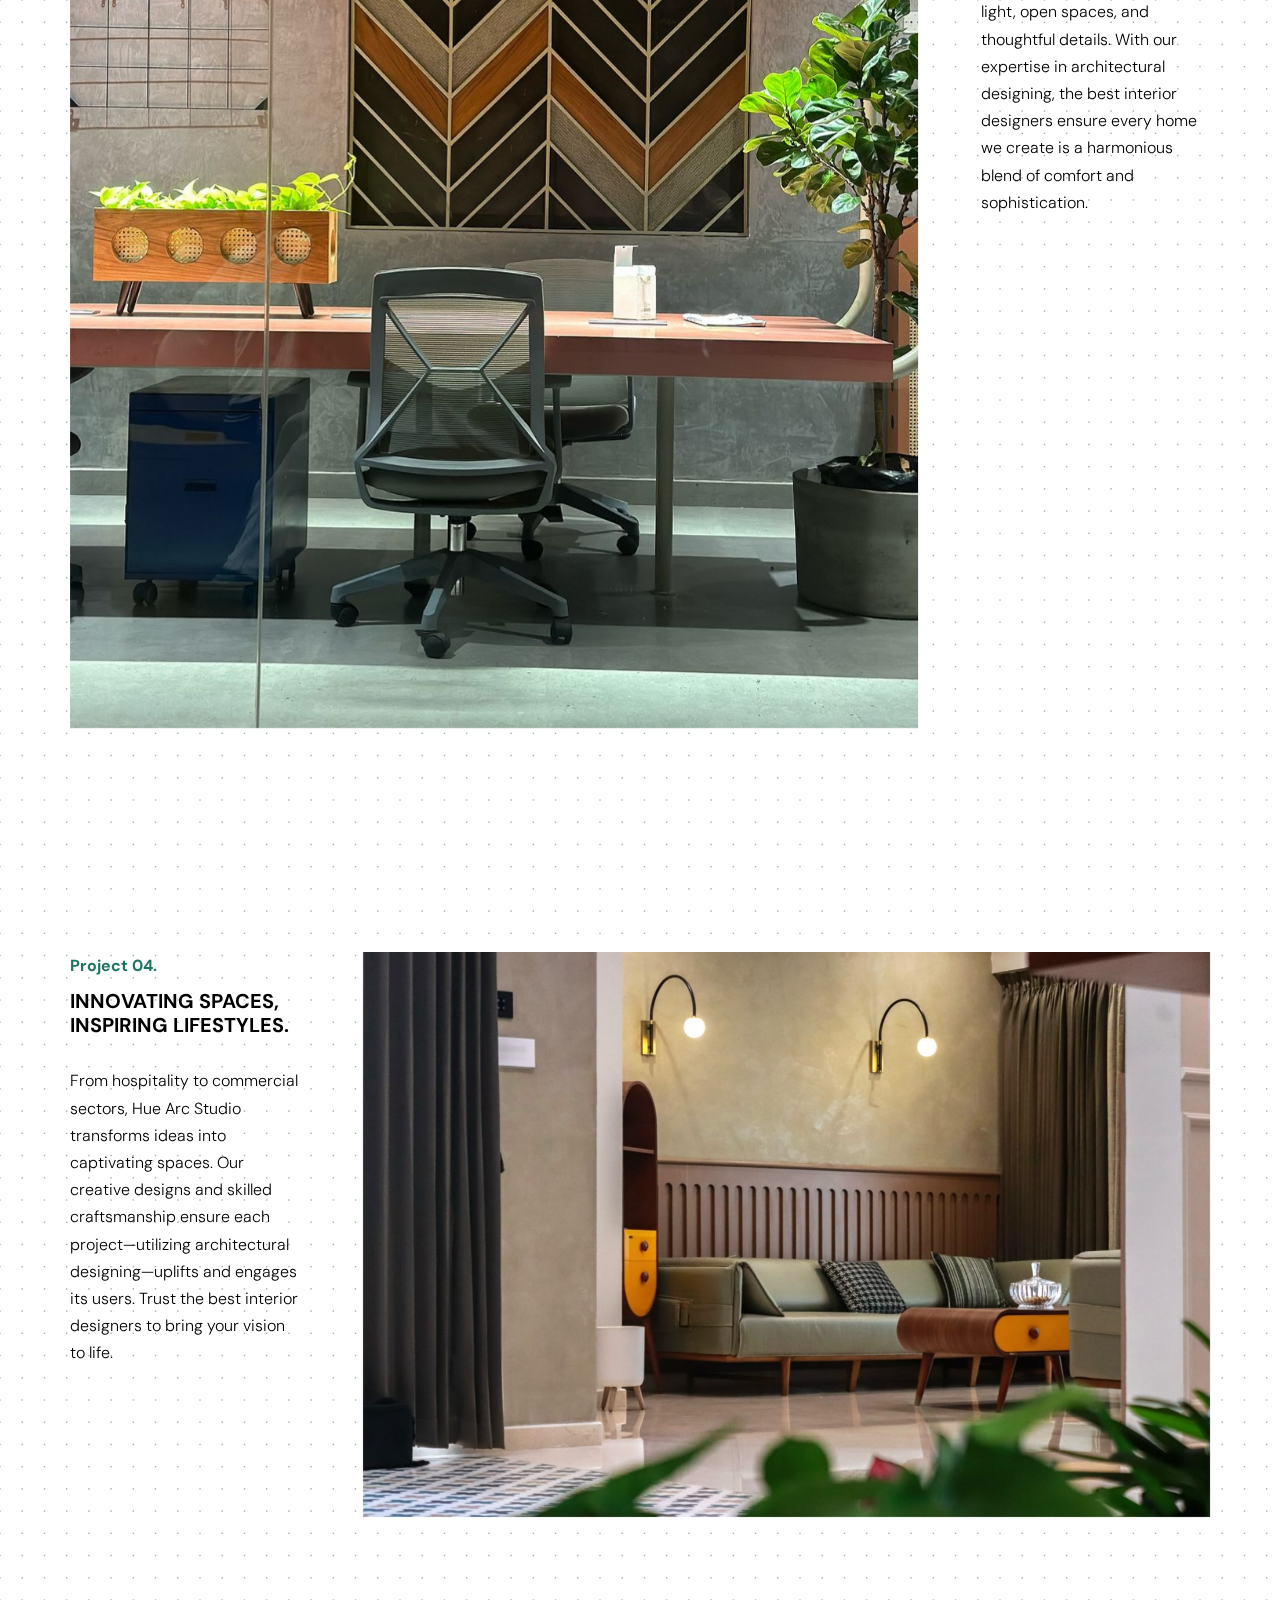
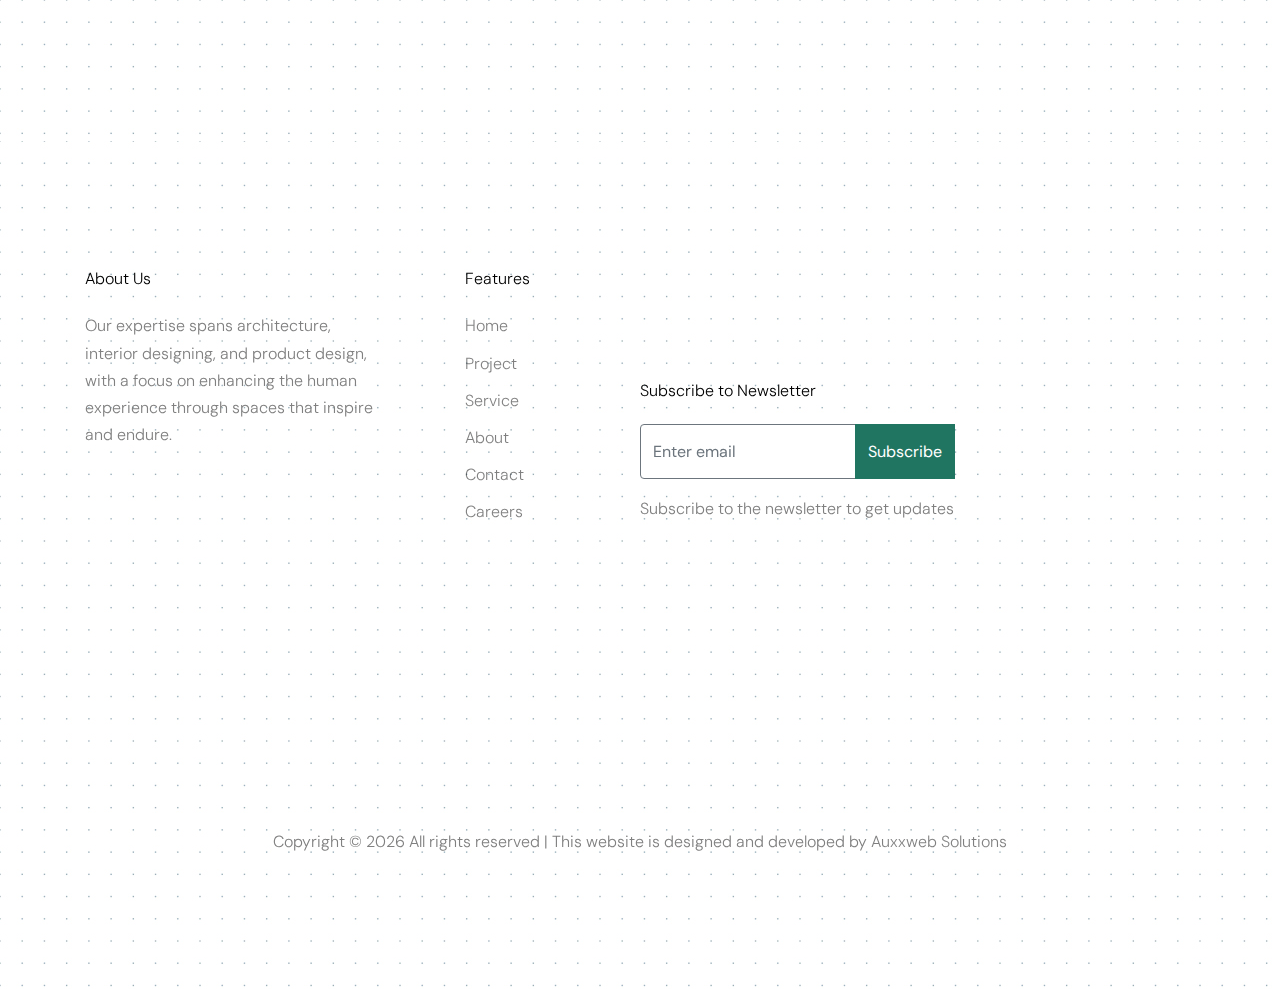
<file: project.html>
<!doctype html>
<html lang="en">

<head>
  <title>Hue Arc Studio &mdash; Architecture &mdash; Interior &mdash; Art</title>
  <link rel="icon" href="images/logo-tr.png" type="image/png">

  <meta charset="utf-8">
  <meta name="viewport" content="width=device-width, initial-scale=1, shrink-to-fit=no">

  <link href="https://fonts.googleapis.com/css?family=DM+Sans:300,400,700&display=swap" rel="stylesheet">

  <link rel="stylesheet" href="fonts/icomoon/style.css">

  <link rel="stylesheet" href="css/bootstrap.min.css">
  <link rel="stylesheet" href="css/animate.min.css">
  <link rel="stylesheet" href="css/jquery.fancybox.min.css">
  <link rel="stylesheet" href="css/owl.carousel.min.css">
  <link rel="stylesheet" href="css/owl.theme.default.min.css">
  <link rel="stylesheet" href="fonts/flaticon/font/flaticon.css">
  <link rel="stylesheet" href="css/aos.css">

  <!-- MAIN CSS -->
  <link rel="stylesheet" href="css/style.css">
  <link rel="stylesheet" href="https://cdnjs.cloudflare.com/ajax/libs/font-awesome/6.5.0/css/all.min.css">
  <style>
    /* Basic styling for the icon */
    .whatsapp-icon {
      font-size: 40px;
      /* Size of the icon */
      color: #25D366;
      /* WhatsApp green color */
      position: fixed;
      /* To make it stay at a fixed position */
      bottom: 180px;
      /* Position from the bottom */
      right: 20px;
      /* Position from the right */
      cursor: pointer;
    }

    .whatsapp-icon:hover {
      color: #128C7E;
      /* Darker color on hover */
    }
  </style>

</head>

<body data-spy="scroll" data-target=".site-navbar-target" data-offset="300">

  <div class="site-wrap" id="home-section">

    <div class="site-mobile-menu site-navbar-target">
      <div class="site-mobile-menu-header">
        <div class="site-mobile-menu-close mt-3">
          <span class="icon-close2 js-menu-toggle"></span>
        </div>
      </div>
      <div class="site-mobile-menu-body"></div>
    </div>



    <header class="site-navbar site-navbar-target" role="banner">

      <div class="container">
        <div class="row align-items-center position-relative">

          <div class="col-lg-4">
            <nav class="site-navigation text-right ml-auto " role="navigation">
              <ul class="site-menu main-menu js-clone-nav ml-auto d-none d-lg-block">
                <li><a href="index.html" class="nav-link">Home</a></li>
                <li class="active "><a href="project.html" class="nav-link">Project</a></li>
                <li><a href="services.html" class="nav-link">Services</a></li>
              </ul>
            </nav>
          </div>
          <div class="col-lg-4 text-center">
            <div class="site-logo">
              <img src="images/logo-tr.png" alt="best interior designing company" title="best interior designing company in uae" style="width: 40px ; height: 40px;">
            </div>


            <div class="ml-auto toggle-button d-inline-block d-lg-none"><a href="#"
                class="site-menu-toggle py-5 js-menu-toggle text-white"><span
                  class="icon-menu h3 text-white"></span></a></div>
          </div>
          <div class="col-lg-4">
            <nav class="site-navigation text-left mr-auto " role="navigation">
              <ul class="site-menu main-menu js-clone-nav ml-auto d-none d-lg-block">
                <li><a href="about.html" class="nav-link ">About</a></li>
                <li><a href="blog.html" class="nav-link">Gallery</a></li>
                <li><a href="contact.html" class="nav-link">Contact</a></li>
                <li><a href="./careers.html" class="nav-link">Careers</a></li>
              </ul>
            </nav>
          </div>


        </div>
      </div>

    </header>



    <div class="ftco-blocks-cover-1">
      <div class="ftco-cover-1" style="background-image: url('images/imp/img9.jpg');">
        <div class="container">
          <div class="row align-items-center justify-content-center">
            <div class="col-lg-6 text-center text-white">
              <h1 style="color: white;">Our Projects</h1>
              <p>Crafting Homes, Creating Memories.</p>

            </div>
          </div>
        </div>
      </div>
    </div>


    <div class="site-section ">

      <div class="container site-section">
        <div class="row align-items-stretch feature-2">
          <div class="col-lg-9 feature-2-img">
            <img src="images/imp/img4.jpg" alt="best interior designers" title="best interior designers" class="img-fluid">
          </div>
          <div class="col-lg-3 feature-2-contents pl-lg-5">
            <div class="fixed-content">
              <span class="caption">Project 01.</span>
              <h2 class="heading-39291">Designing Spaces,Crafting Experiences</h2>
              <p>At Hue Arc Studio, we don’t simply design places; we create spaces that communicate, evoke emotions, and leave lasting impressions. Our projects, including those utilizing architectural designing, blend creativity and precision to transform ideas into reality. From contemporary housing to modern commercial centers, our designs balance beauty and ergonomics while respecting your unique requirements. Trust the best interior designers to bring your vision to life.</p>
            </div>
          </div>
        </div>
      </div>

      <div class="container site-section">
        <div class="row align-items-stretch feature-2">
          <div class="col-lg-9 feature-2-img order-lg-2">
            <img src="images/hero_2.jpg" alt="best interior designing company" title="best interior designing company" class="img-fluid">
          </div>
          <div class="col-lg-3 feature-2-contents pr-lg-5">
            <div class="fixed-content">
              <span class="caption">Project 02.</span>
              <h2 class="heading-39291">Innovative Designs,Timeless Spaces</h2>
              <p>Good design stands the test of time, and at Hue Arc Studio, we specialize in creating spaces that are both modern and enduring. Our renovation projects blend historical architectural norms with cutting-edge techniques, ensuring fresh and relevant results. With our expertise in architectural designing, the best interior designers craft spaces that are timeless and impactful.
                </p>
            </div>
          </div>
        </div>
      </div>


      <div class="container site-section">
        <div class="row align-items-stretch feature-2">
          <div class="col-lg-9 feature-2-img">
            <img src="images/img_1.jpg" alt="best interior designers" title="best interior designing company" class="img-fluid">
          </div>
          <div class="col-lg-3 feature-2-contents pl-lg-5">
            <div class="fixed-content">
              <span class="caption">Project 03.</span>
              <h2 class="heading-39291">Crafting Spaces,Elevating Experiences</h2>
              <p>In the residential sector, we design homes that echo the character, dreams, and lifestyles of their owners. Whether it’s a stylish city flat or a luxurious villa, our designs seamlessly integrate natural light, open spaces, and thoughtful details. With our expertise in architectural designing, the best interior designers ensure every home we create is a harmonious blend of comfort and sophistication.
              </p>
            </div>
          </div>
        </div>
      </div>

      <div class="container site-section">
        <div class="row align-items-stretch feature-2">
          <div class="col-lg-9 feature-2-img order-lg-2">
            <img src="images/img_4.jpg" alt="best interior designers" title="best interior designers" class="img-fluid">
          </div>
          <div class="col-lg-3 feature-2-contents pr-lg-5">
            <div class="fixed-content">
              <span class="caption">Project 04.</span>
              <h2 class="heading-39291">Innovating Spaces, Inspiring Lifestyles.</h2>
              <p>From hospitality to commercial sectors, Hue Arc Studio transforms ideas into captivating spaces. Our creative designs and skilled craftsmanship ensure each project—utilizing architectural designing—uplifts and engages its users. Trust the best interior designers to bring your vision to life.
              </p>
            </div>
          </div>
        </div>
      </div>

    </div>







    <footer class="site-footer">
      <div class="container">
        <div class="row">
          <div class="col-md-6">
            <div class="row">
              <div class="col-md-7">
                <h2 class="footer-heading mb-4">About Us</h2>
                <p>Our expertise spans architecture, interior designing, and product design, with a focus on enhancing the human experience through spaces that inspire and endure.</p>
              </div>
              <div class="col-md-4 ml-auto">
                <h2 class="footer-heading mb-4">Features</h2>
               <ul class="list-unstyled">
                  <li><a href="./index.html">Home</a></li>
                  <li><a href="./project.html">Project</a></li>
                  <li><a href="./services.html">Service</a></li>
                  <li><a href="./about.html">About</a></li>
                  <li><a href="./contact.html">Contact</a></li>
                  <li><a href="./careers.html">Careers</a></li>
                </ul>
              </div>

            </div>
          </div>
          <div class="site-section">
            <div class="container">
              </div>
              <div class="row">
                <div class="col-md-12">
                  <div id="successMessage1" style="display: none;" class="alert alert-success text-center">
                    Thank you for subscribing!
                  </div>
                  <div class="mb-5">
                    <h2 class="footer-heading mb-4">Subscribe to Newsletter</h2>
                    <form  method="post" id="contactform1" class="footer-suscribe-form">
                      <div class="input-group mb-3">
                        <input type="email" name="email" id="emailInput"
                          class="form-control border-secondary text-white bg-transparent" placeholder="Enter email"
                          aria-label="Enter email" aria-describedby="button-addon2" required>
                        <div class="input-group-append">
                          <button class="btn btn-primary text-white" type="submit" id="s-btn1">Subscribe</button>
                          <button class="btn btn-primary text-white" type="button" style="display: none;" id="loading1">Subscribing...</button>
                        </div>
                      </div>
                      <p class="newsletter_text">Subscribe to the newsletter to get updates</p>
                    </form>
                  </div>
                </div>
              </div>
            </div>
          </div>
        </div>

        <script src="js/jquery-3.3.1.min.js"></script>
        <script>
          $(document).ready(function () {
            $('#contactform1').submit((e) => {
              e.preventDefault()

              const loading = document.getElementById('loading1')
              const btn = document.getElementById('s-btn1')
              const successMessage = document.getElementById('successMessage1') // Updated ID

              loading.style.display = 'block'
              btn.style.display = 'none'

              $.ajax({
                url:
                  'https://script.google.com/macros/s/AKfycbyH6foigFQ6qbqTUmIFdKD7UqxGi5pgH8EmNKP2-ZwYHhmf_Qq9hfnJ1JyEBcUvRuzl/exec',
                data: $('#contactform1').serialize(),
                method: 'post',
                success: function (response) {
                  if (successMessage) {
                    successMessage.style.display = 'block' // Show success message
                  }
                  // Clear form fields
                  $('#contactform1')[0].reset()

                  btn.style.display = 'block'
                  loading.style.display = 'none'
                },
                error: function (err) {
                  loading.style.display = 'none'
                  btn.style.display = 'block'
                  alert('Something went wrong. Please try again.')
                },
              })
            })
          })
        </script>


        <div class="row pt-5 mt-5 text-center">
          <div class="col-md-12">
            <div class="border-top pt-5">
              <p>
                <!-- Link back to Colorlib can't be removed. Template is licensed under CC BY 3.0. -->
                Copyright &copy;
                <script>document.write(new Date().getFullYear());</script> All rights reserved | This website is
                designed and developed by <a href="https://auxxweb.in" target="_blank">Auxxweb Solutions</a>
                <!-- Link back to Colorlib can't be removed. Template is licensed under CC BY 3.0. -->
              </p>
            </div>
          </div>
        </div>
      </div>

    </footer>

  </div>

  <script src="js/jquery-3.3.1.min.js"></script>
  <script src="js/popper.min.js"></script>
  <script src="js/bootstrap.min.js"></script>
  <script src="js/owl.carousel.min.js"></script>
  <script src="js/jquery.sticky.js"></script>
  <script src="js/jquery.waypoints.min.js"></script>
  <script src="js/jquery.animateNumber.min.js"></script>
  <script src="js/jquery.fancybox.min.js"></script>
  <script src="js/jquery.easing.1.3.js"></script>
  <script src="js/aos.js"></script>

  <script src="js/main.js"></script>
  <script>
    $(document).ready(function () {
      $('#contactform1').submit((e) => {
        e.preventDefault()

        const loading = document.getElementById('loading1')
        const btn = document.getElementById('s-btn1')
        const successMessage = document.getElementById('successMessage1') // Updated ID

        loading.style.display = 'block'
        btn.style.display = 'none'

        $.ajax({
          url:
            'https://script.google.com/macros/s/AKfycbyH6foigFQ6qbqTUmIFdKD7UqxGi5pgH8EmNKP2-ZwYHhmf_Qq9hfnJ1JyEBcUvRuzl/exec',
          data: $('#contactform1').serialize(),
          method: 'post',
          success: function (response) {
            if (successMessage) {
              successMessage.style.display = 'block' // Show success message
            }
            // Clear form fields
            $('#contactform1')[0].reset()

            btn.style.display = 'block'
            loading.style.display = 'none'
          },
          error: function (err) {
            loading.style.display = 'none'
            btn.style.display = 'block'
            alert('Something went wrong. Please try again.')
          },
        })
      })
    })
  </script>
</body>

</html>
</file>
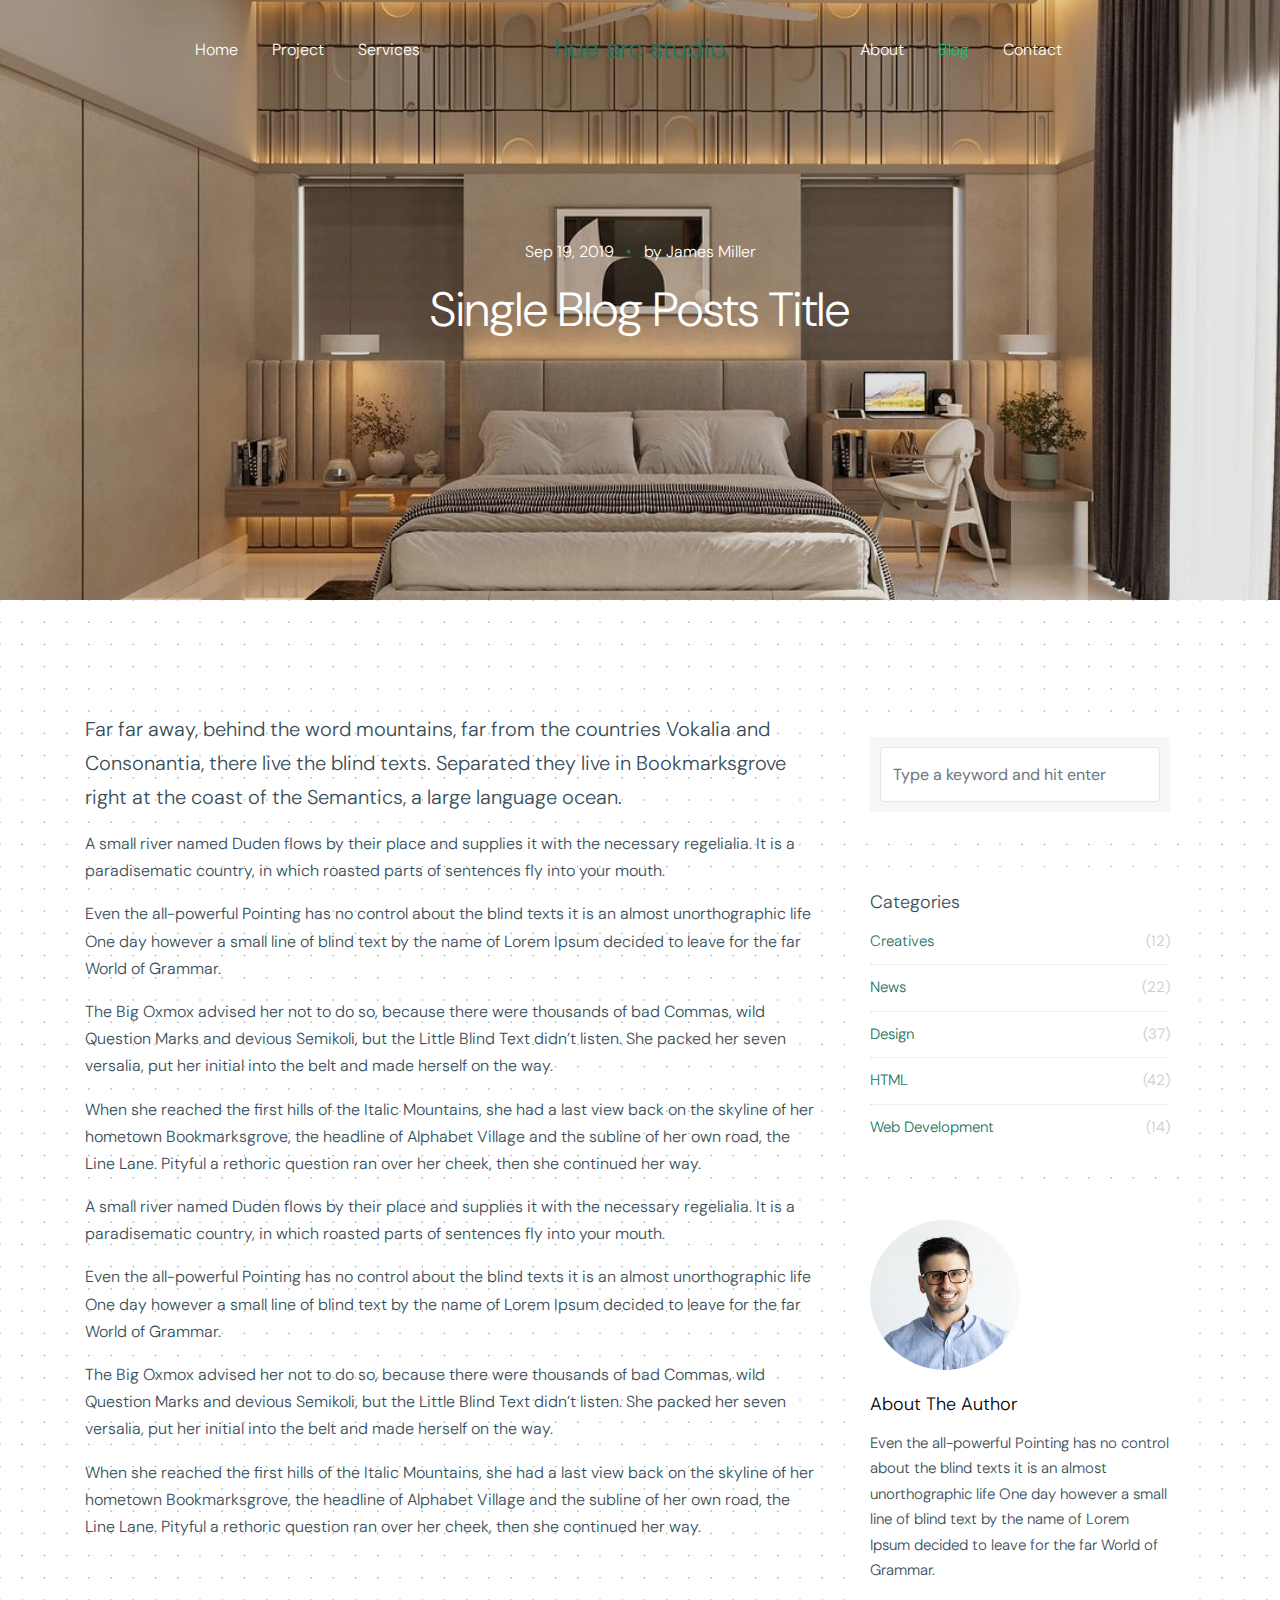
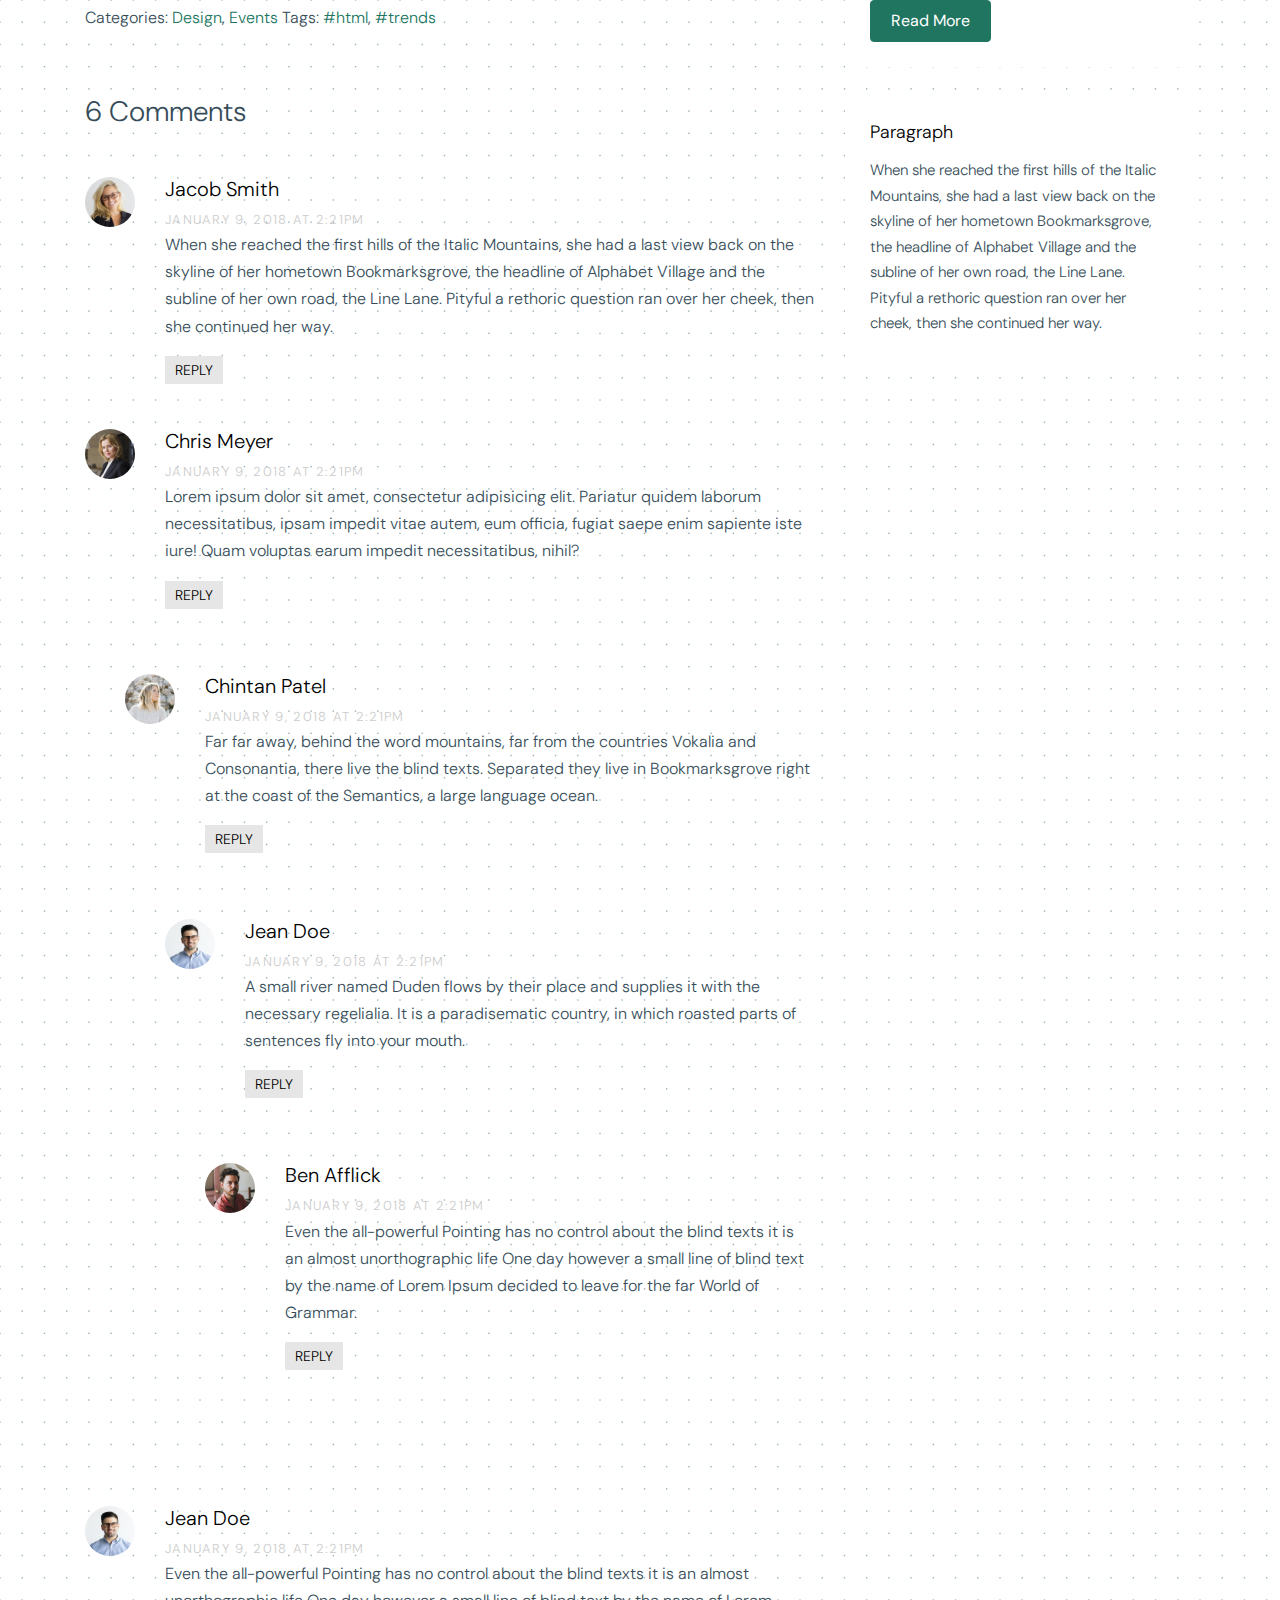
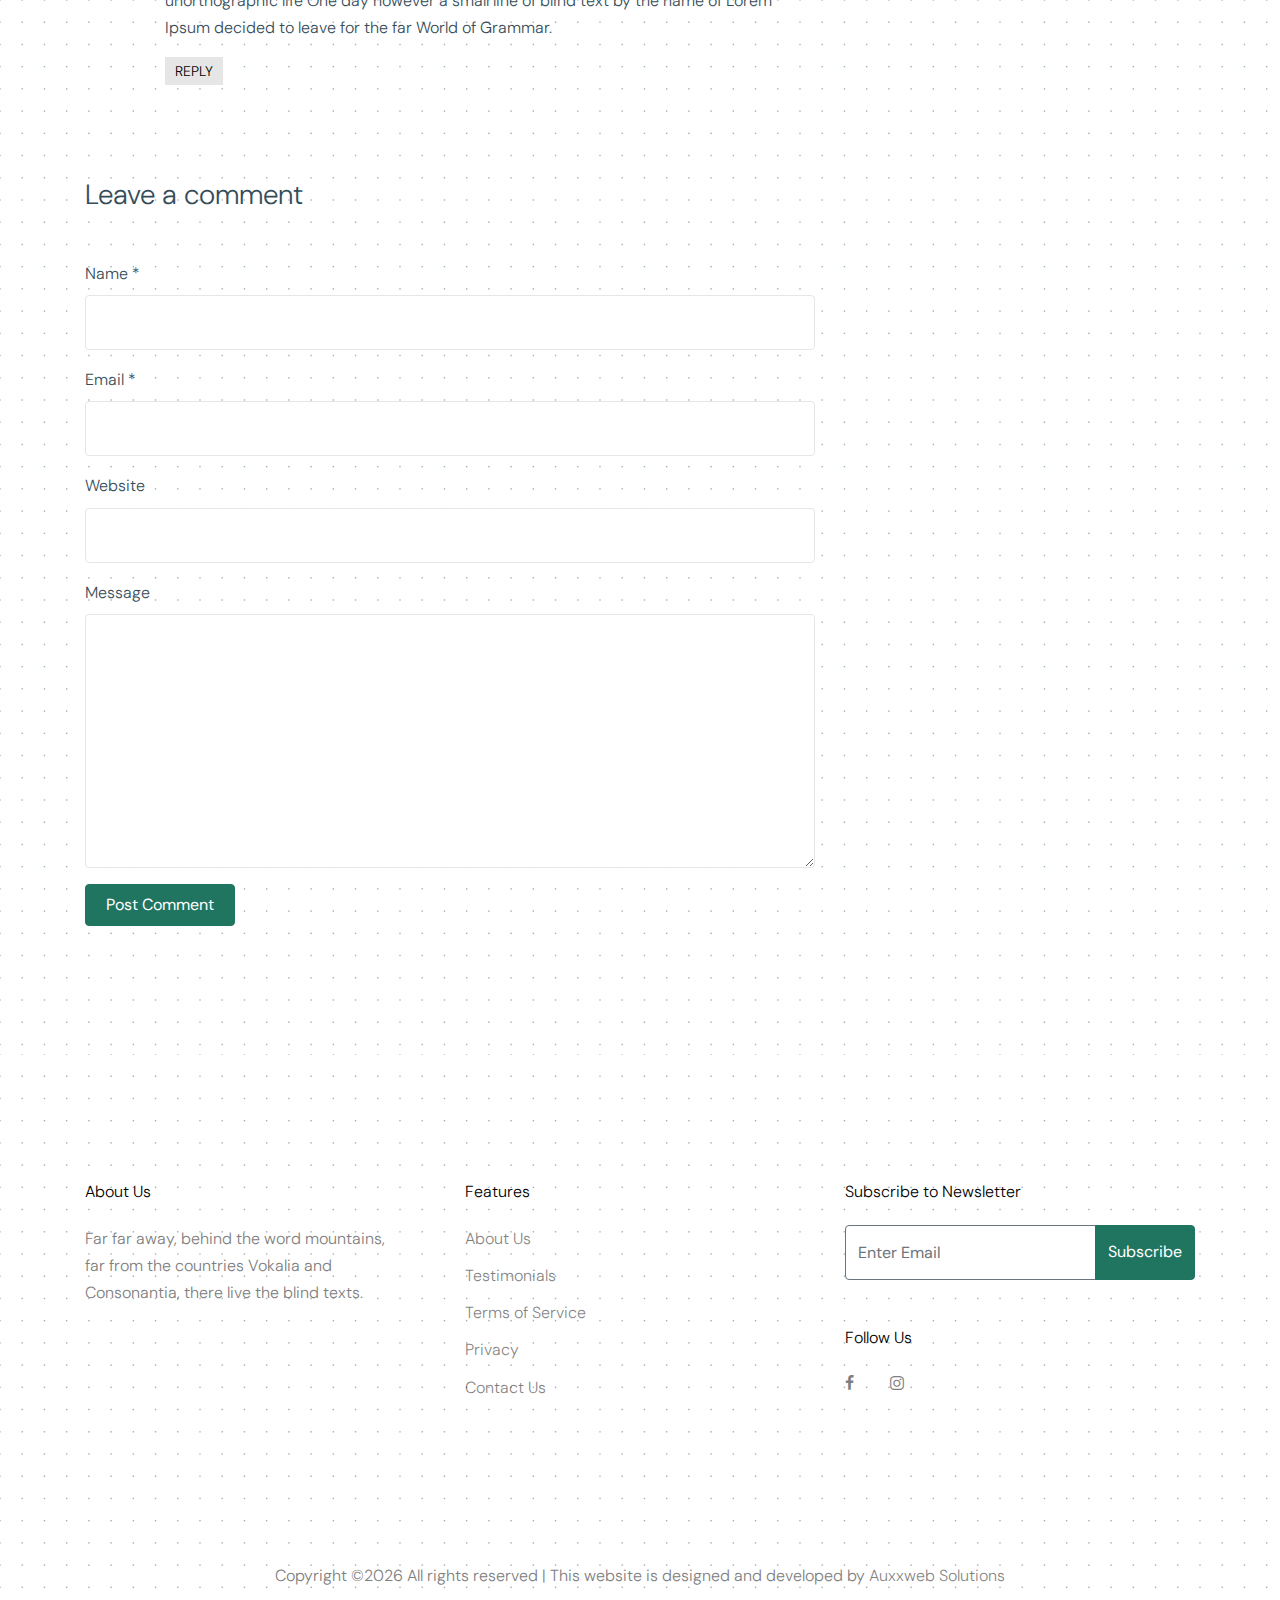
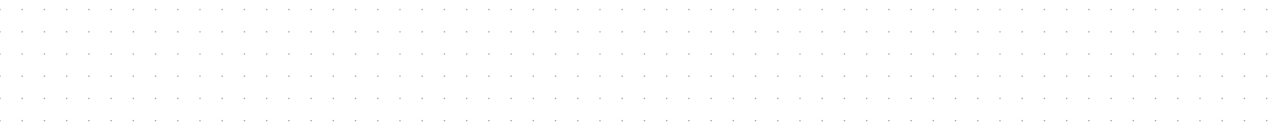
<file: single.html>
<!doctype html>
<html lang="en">

  <head>
    <title>Hue Arc Studio &mdash; Architecture &mdash; Interior &mdash; Art</title>
  <link rel="icon" href="images/logo-tr.png"  type="image/png">

    <meta charset="utf-8">
    <meta name="viewport" content="width=device-width, initial-scale=1, shrink-to-fit=no">

    <link href="https://fonts.googleapis.com/css?family=DM+Sans:300,400,700&display=swap" rel="stylesheet">

    <link rel="stylesheet" href="fonts/icomoon/style.css">

    <link rel="stylesheet" href="css/bootstrap.min.css">
    <link rel="stylesheet" href="css/animate.min.css">
    <link rel="stylesheet" href="css/jquery.fancybox.min.css">
    <link rel="stylesheet" href="css/owl.carousel.min.css">
    <link rel="stylesheet" href="css/owl.theme.default.min.css">
    <link rel="stylesheet" href="fonts/flaticon/font/flaticon.css">
    <link rel="stylesheet" href="css/aos.css">

    <!-- MAIN CSS -->
    <link rel="stylesheet" href="css/style.css">

  </head>

  <body data-spy="scroll" data-target=".site-navbar-target" data-offset="300">

    
    <div class="site-wrap" id="home-section">

      <div class="site-mobile-menu site-navbar-target">
        <div class="site-mobile-menu-header">
          <div class="site-mobile-menu-close mt-3">
            <span class="icon-close2 js-menu-toggle"></span>
          </div>
        </div>
        <div class="site-mobile-menu-body"></div>
      </div>



      <header class="site-navbar site-navbar-target" role="banner">

        <div class="container">
          <div class="row align-items-center position-relative">

            <div class="col-lg-4">
              <nav class="site-navigation text-right ml-auto " role="navigation">
                <ul class="site-menu main-menu js-clone-nav ml-auto d-none d-lg-block">
                  <li><a href="index.html" class="nav-link">Home</a></li>
                  <li><a href="project.html" class="nav-link">Project</a></li>
                  <li><a href="services.html" class="nav-link">Services</a></li>
                </ul>
              </nav>
            </div>
            <div class="col-lg-4 text-center">
              <div class="site-logo">
                <a href="index.html">Hue Arc Studio</a>
              </div>


              <div class="ml-auto toggle-button d-inline-block d-lg-none"><a href="#" class="site-menu-toggle py-5 js-menu-toggle text-white"><span class="icon-menu h3 text-white"></span></a></div>
            </div>
            <div class="col-lg-4">
              <nav class="site-navigation text-left mr-auto " role="navigation">
                <ul class="site-menu main-menu js-clone-nav ml-auto d-none d-lg-block">
                  <li><a href="about.html" class="nav-link">About</a></li>
                  <li class="active"><a href="blog.html" class="nav-link">Blog</a></li>
                  <li><a href="contact.html" class="nav-link">Contact</a></li>
                </ul>
              </nav>
            </div>
            

          </div>
        </div>

      </header>

    
    
    <div class="ftco-blocks-cover-1">
      <div class="ftco-cover-1 overlay" style="background-image: url('images/hero_2.jpg')">
        <div class="container">
          <div class="row align-items-center justify-content-center">
            <div class="col-lg-6 text-center">
              <span class="d-block mb-3 text-white" data-aos="fade-up">Sep 19, 2019 <span class="mx-2 text-primary">&bullet;</span> by James Miller</span>
                <h1 class="mb-4" data-aos="fade-up" data-aos-delay="100">Single Blog Posts Title</h1>
            </div>
          </div>
        </div>
      </div>
    </div>


    <div class="site-section">
      <div class="container">
        <div class="row">
          <div class="col-md-8 blog-content">
            <p class="lead">Far far away, behind the word mountains, far from the countries Vokalia and Consonantia, there live the blind texts. Separated they live in Bookmarksgrove right at the coast of the Semantics, a large language ocean.</p>
            <p>A small river named Duden flows by their place and supplies it with the necessary regelialia. It is a paradisematic country, in which roasted parts of sentences fly into your mouth.</p>

            <blockquote><p>Even the all-powerful Pointing has no control about the blind texts it is an almost unorthographic life One day however a small line of blind text by the name of Lorem Ipsum decided to leave for the far World of Grammar.</p></blockquote>

            <p>The Big Oxmox advised her not to do so, because there were thousands of bad Commas, wild Question Marks and devious Semikoli, but the Little Blind Text didn’t listen. She packed her seven versalia, put her initial into the belt and made herself on the way.</p>

            <p>When she reached the first hills of the Italic Mountains, she had a last view back on the skyline of her hometown Bookmarksgrove, the headline of Alphabet Village and the subline of her own road, the Line Lane. Pityful a rethoric question ran over her cheek, then she continued her way.</p>

            <p>A small river named Duden flows by their place and supplies it with the necessary regelialia. It is a paradisematic country, in which roasted parts of sentences fly into your mouth.</p>

            <blockquote><p>Even the all-powerful Pointing has no control about the blind texts it is an almost unorthographic life One day however a small line of blind text by the name of Lorem Ipsum decided to leave for the far World of Grammar.</p></blockquote>

            <p>The Big Oxmox advised her not to do so, because there were thousands of bad Commas, wild Question Marks and devious Semikoli, but the Little Blind Text didn’t listen. She packed her seven versalia, put her initial into the belt and made herself on the way.</p>
            
            <p>When she reached the first hills of the Italic Mountains, she had a last view back on the skyline of her hometown Bookmarksgrove, the headline of Alphabet Village and the subline of her own road, the Line Lane. Pityful a rethoric question ran over her cheek, then she continued her way.</p>


            <div class="pt-5">
              <p>Categories:  <a href="#">Design</a>, <a href="#">Events</a>  Tags: <a href="#">#html</a>, <a href="#">#trends</a></p>
            </div>


            <div class="pt-5">
              <h3 class="mb-5">6 Comments</h3>
              <ul class="comment-list">
                <li class="comment">
                  <div class="vcard bio">
                    <img src="images/person_2.jpg" alt="best interior designers in india" title="best interior designers in india">
                  </div>
                  <div class="comment-body">
                    <h3>Jacob Smith</h3>
                    <div class="meta">January 9, 2018 at 2:21pm</div>
                    <p>When she reached the first hills of the Italic Mountains, she had a last view back on the skyline of her hometown Bookmarksgrove, the headline of Alphabet Village and the subline of her own road, the Line Lane. Pityful a rethoric question ran over her cheek, then she continued her way.</p>
                    <p><a href="#" class="reply">Reply</a></p>
                  </div>
                </li>

                <li class="comment">
                  <div class="vcard bio">
                    <img src="images/person_3.jpg" alt="best interior designers in india" title="best interior designers in india
                    ">
                  </div>
                  <div class="comment-body">
                    <h3>Chris Meyer</h3>
                    <div class="meta">January 9, 2018 at 2:21pm</div>
                    <p>Lorem ipsum dolor sit amet, consectetur adipisicing elit. Pariatur quidem laborum necessitatibus, ipsam impedit vitae autem, eum officia, fugiat saepe enim sapiente iste iure! Quam voluptas earum impedit necessitatibus, nihil?</p>
                    <p><a href="#" class="reply">Reply</a></p>
                  </div>

                  <ul class="children">
                    <li class="comment">
                      <div class="vcard bio">
                        <img src="images/person_5.jpg" alt="best interior designers" title="best interior designers in india">
                      </div>
                      <div class="comment-body">
                        <h3>Chintan Patel</h3>
                        <div class="meta">January 9, 2018 at 2:21pm</div>
                        <p>Far far away, behind the word mountains, far from the countries Vokalia and Consonantia, there live the blind texts. Separated they live in Bookmarksgrove right at the coast of the Semantics, a large language ocean.</p>
                        <p><a href="#" class="reply">Reply</a></p>
                      </div>


                      <ul class="children">
                        <li class="comment">
                          <div class="vcard bio">
                            <img src="images/person_1.jpg" alt="best interior designers" title="best interior designers in india">
                          </div>
                          <div class="comment-body">
                            <h3>Jean Doe</h3>
                            <div class="meta">January 9, 2018 at 2:21pm</div>
                            <p>A small river named Duden flows by their place and supplies it with the necessary regelialia. It is a paradisematic country, in which roasted parts of sentences fly into your mouth.</p>
                            <p><a href="#" class="reply">Reply</a></p>
                          </div>

                            <ul class="children">
                              <li class="comment">
                                <div class="vcard bio">
                                  <img src="images/person_4.jpg" alt="best interior designers" title="best interior designers in india
                                  ">
                                </div>
                                <div class="comment-body">
                                  <h3>Ben Afflick</h3>
                                  <div class="meta">January 9, 2018 at 2:21pm</div>
                                  <p>Even the all-powerful Pointing has no control about the blind texts it is an almost unorthographic life One day however a small line of blind text by the name of Lorem Ipsum decided to leave for the far World of Grammar.</p>
                                  <p><a href="#" class="reply">Reply</a></p>
                                </div>
                              </li>
                            </ul>
                        </li>
                      </ul>
                    </li>
                  </ul>
                </li>

                <li class="comment">
                  <div class="vcard bio">
                    <img src="images/person_1.jpg" alt="best interior designers" title="best interior designers in india">
                  </div>
                  <div class="comment-body">
                    <h3>Jean Doe</h3>
                    <div class="meta">January 9, 2018 at 2:21pm</div>
                    <p>Even the all-powerful Pointing has no control about the blind texts it is an almost unorthographic life One day however a small line of blind text by the name of Lorem Ipsum decided to leave for the far World of Grammar.</p>
                    <p><a href="#" class="reply">Reply</a></p>
                  </div>
                </li>
              </ul>
              <!-- END comment-list -->
              
              <div class="comment-form-wrap pt-5">
                <h3 class="mb-5">Leave a comment</h3>
                <form action="#" class="">
                  <div class="form-group">
                    <label for="name">Name *</label>
                    <input type="text" class="form-control" id="name">
                  </div>
                  <div class="form-group">
                    <label for="email">Email *</label>
                    <input type="email" class="form-control" id="email">
                  </div>
                  <div class="form-group">
                    <label for="website">Website</label>
                    <input type="url" class="form-control" id="website">
                  </div>

                  <div class="form-group">
                    <label for="message">Message</label>
                    <textarea name="" id="message" cols="30" rows="10" class="form-control"></textarea>
                  </div>
                  <div class="form-group">
                    <input type="submit" value="Post Comment" class="btn btn-primary btn-md text-white">
                  </div>

                </form>
              </div>
            </div>

          </div>
          <div class="col-md-4 sidebar">
            <div class="sidebar-box">
              <form action="#" class="search-form">
                <div class="form-group">
                  <span class="icon fa fa-search"></span>
                  <input type="text" class="form-control" placeholder="Type a keyword and hit enter">
                </div>
              </form>
            </div>
            <div class="sidebar-box">
              <div class="categories">
                <h3>Categories</h3>
                <li><a href="#">Creatives <span>(12)</span></a></li>
                <li><a href="#">News <span>(22)</span></a></li>
                <li><a href="#">Design <span>(37)</span></a></li>
                <li><a href="#">HTML <span>(42)</span></a></li>
                <li><a href="#">Web Development <span>(14)</span></a></li>
              </div>
            </div>
            <div class="sidebar-box">
              <img src="images/person_1.jpg" alt="best interior designers in india" title="best interior designers" class="img-fluid mb-4 w-50 rounded-circle">
              <h3 class="text-black">About The Author</h3>
              <p>Even the all-powerful Pointing has no control about the blind texts it is an almost unorthographic life One day however a small line of blind text by the name of Lorem Ipsum decided to leave for the far World of Grammar.</p>
              <p><a href="#" class="btn btn-primary btn-md text-white">Read More</a></p>
            </div>

            <div class="sidebar-box">
              <h3 class="text-black">Paragraph</h3>
              <p>When she reached the first hills of the Italic Mountains, she had a last view back on the skyline of her hometown Bookmarksgrove, the headline of Alphabet Village and the subline of her own road, the Line Lane. Pityful a rethoric question ran over her cheek, then she continued her way.</p>
            </div>
          </div>
        </div>
      </div>
    </div>
    
    <footer class="site-footer">
      <div class="container">
        <div class="row">
          <div class="col-md-6">
            <div class="row">
              <div class="col-md-7">
                <h2 class="footer-heading mb-4">About Us</h2>
                <p>Far far away, behind the word mountains, far from the countries Vokalia and Consonantia, there live the blind texts. </p>

              </div>
              <div class="col-md-4 ml-auto">
                <h2 class="footer-heading mb-4">Features</h2>
                <ul class="list-unstyled">
                  <li><a href="#">About Us</a></li>
                  <li><a href="#">Testimonials</a></li>
                  <li><a href="#">Terms of Service</a></li>
                  <li><a href="#">Privacy</a></li>
                  <li><a href="#">Contact Us</a></li>
                </ul>
              </div>

            </div>
          </div>
          <div class="col-md-4 ml-auto">

            <div class="mb-5">
              <h2 class="footer-heading mb-4">Subscribe to Newsletter</h2>
              <form action="#" method="post" class="footer-suscribe-form">
                <div class="input-group mb-3">
                  <input type="text" class="form-control border-secondary text-white bg-transparent" placeholder="Enter Email" aria-label="Enter Email" aria-describedby="button-addon2">
                  <div class="input-group-append">
                    <button class="btn btn-primary text-white" type="button" id="button-addon2">Subscribe</button>
                  </div>
                </div>
            </div>


            <h2 class="footer-heading mb-4">Follow Us</h2>
            <a href="https://www.facebook.com/people/Hue-Arc-Studio/100092370187370/" class="smoothscroll pl-0 pr-3"><span class="icon-facebook"></span></a>
            <!-- <a href="#" class="pl-3 pr-3"><span class="icon-twitter"></span></a> -->
            <a href="https://www.instagram.com/huearcstudio/" class="pl-3 pr-3"><span class="icon-instagram"></span></a>
            <!-- <a href="#" class="pl-3 pr-3"><span class="icon-linkedin"></span></a> -->
            </form>
          </div>
        </div>
        <div class="row pt-5 mt-5 text-center">
          <div class="col-md-12">
            <div class="border-top pt-5">
              <p>
            <!-- Link back to Colorlib can't be removed. Template is licensed under CC BY 3.0. -->
            Copyright &copy;<script>document.write(new Date().getFullYear());</script> All rights reserved | This website is designed and developed by <a href="https://auxxweb.in" target="_blank" >Auxxweb Solutions</a>
            <!-- Link back to Colorlib can't be removed. Template is licensed under CC BY 3.0. -->
            </p>
            </div>
          </div>

        </div>
      </div>
    </footer>

    </div>

    <script src="js/jquery-3.3.1.min.js"></script>
    <script src="js/popper.min.js"></script>
    <script src="js/bootstrap.min.js"></script>
    <script src="js/owl.carousel.min.js"></script>
    <script src="js/jquery.sticky.js"></script>
    <script src="js/jquery.waypoints.min.js"></script>
    <script src="js/jquery.animateNumber.min.js"></script>
    <script src="js/jquery.fancybox.min.js"></script>
    <script src="js/jquery.easing.1.3.js"></script>
    <script src="js/aos.js"></script>

    <script src="js/main.js"></script>

  </body>

</html>
</file>
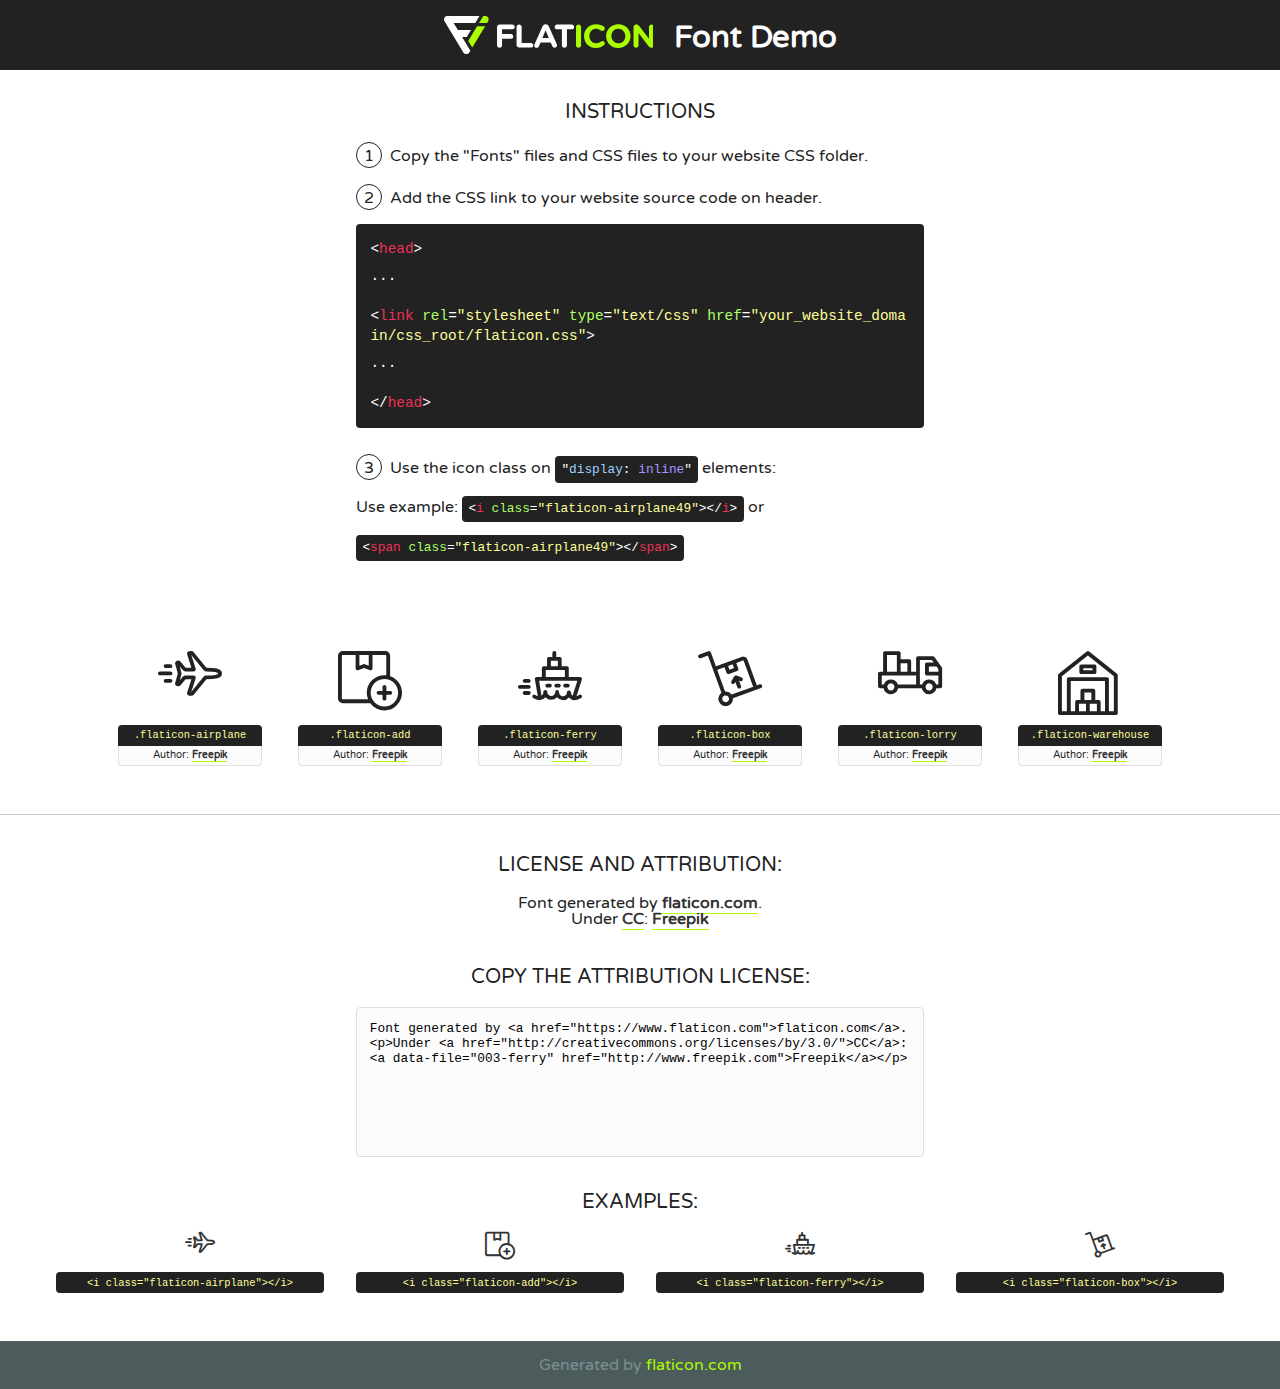
<file: fonts/flaticon/font/flaticon.html>
<!DOCTYPE html>
<!--
  Flaticon icon font: Flaticon
  Creation date: 06/05/2019 12:06
-->
<html>
<!DOCTYPE html>
<html>

<head>
    <title>Flaticon WebFont</title>
    <link href="http://fonts.googleapis.com/css?family=Varela+Round" rel="stylesheet" type="text/css" />
    <link rel="stylesheet" type="text/css" href="flaticon.css">
    <meta charset="UTF-8">
    <style>
    html, body, div, span, applet, object, iframe,
    h1, h2, h3, h4, h5, h6, p, blockquote, pre,
    a, abbr, acronym, address, big, cite, code,
    del, dfn, em, img, ins, kbd, q, s, samp,
    small, strike, strong, sub, sup, tt, var,
    b, u, i, center,
    dl, dt, dd, ol, ul, li,
    fieldset, form, label, legend,
    table, caption, tbody, tfoot, thead, tr, th, td,
    article, aside, canvas, details, embed, 
    figure, figcaption, footer, header, hgroup, 
    menu, nav, output, ruby, section, summary,
    time, mark, audio, video {
        margin: 0;
        padding: 0;
        border: 0;
        font-size: 100%;
        font: inherit;
        vertical-align: baseline;
    }
    /* HTML5 display-role reset for older browsers */
    article, aside, details, figcaption, figure, 
    footer, header, hgroup, menu, nav, section {
        display: block;
    }
    body {
        line-height: 1;
    }
    ol, ul {
        list-style: none;
    }
    blockquote, q {
        quotes: none;
    }
    blockquote:before, blockquote:after,
    q:before, q:after {
        content: '';
        content: none;
    }
    table {
        border-collapse: collapse;
        border-spacing: 0;
    }
    body {
        font-family: 'Varela Round', Helvetica, Arial, sans-serif;
        font-size: 16px;
        color: #222;
    }
    a {
        color: #333;
        border-bottom: 1px solid #a9fd00;
        font-weight: bold;
        text-decoration: none;
    }
    * {
        -moz-box-sizing: border-box;
        -webkit-box-sizing: border-box;
        box-sizing: border-box;
        margin: 0;
        padding: 0;
    }
    [class^="flaticon-"]:before, [class*=" flaticon-"]:before, [class^="flaticon-"]:after, [class*=" flaticon-"]:after {
        font-family: Flaticon;
        font-size: 30px;
        font-style: normal;
        margin-left: 20px;
        color: #333;
    }
    .wrapper {
        max-width: 600px;
        margin: auto;
        padding: 0 1em;
    }
    .title {
        font-size: 1.25em;
        text-align: center;
        margin-bottom: 1em;
        text-transform: uppercase;
    }
    header {
        text-align: center;
        background-color: #222;
        color: #fff;
        padding: 1em;
    }
    header .logo {
        width: 210px;
        height: 38px;
        display: inline-block;
        vertical-align: middle;
        margin-right: 1em;
        border: none;
    }
    header strong {
        font-size: 1.95em;
        font-weight: bold;
        vertical-align: middle;
        margin-top: 5px;
        display: inline-block;
    }
    .demo {
        margin: 2em auto;
        line-height: 1.25em;
    }
    .demo ul li {
        margin-bottom: 1em;
    }
    .demo ul li .num {
        color: #222;
        border-radius: 20px;
        display: inline-block;
        width: 26px;
        padding: 3px;
        height: 26px;
        text-align: center;
        margin-right: 0.5em;
        border: 1px solid #222;
    }
    .demo ul li code {
        background-color: #222;
        border-radius: 4px;
        padding: 0.25em 0.5em;
        display: inline-block;
        color: #fff;
        font-family: Consolas,Monaco,Lucida Console,Liberation Mono,DejaVu Sans Mono,Bitstream Vera Sans Mono,Courier New, monospace;
        font-weight: lighter;
        margin-top: 1em;
        font-size: 0.8em;
        word-break: break-all;
    }
    .demo ul li code.big {
        padding: 1em;
        font-size: 0.9em;
    }
    .demo ul li code .red {
        color: #EF3159;
    }
    .demo ul li code .green {
        color: #ACFF65;
    }
    .demo ul li code .yellow {
        color: #FFFF99;
    }
    .demo ul li code .blue {
        color: #99D3FF;
    }
    .demo ul li code .purple {
        color: #A295FF;
    }
    .demo ul li code .dots {
        margin-top: 0.5em;
        display: block;
    }
    #glyphs {
        border-bottom: 1px solid #ccc;
        padding: 2em 0;
        text-align: center;
    }
    .glyph {
        display: inline-block;
        width: 9em;
        margin: 1em;
        text-align: center;
        vertical-align: top;
        background: #FFF;
    }
    .glyph .glyph-icon {
        padding: 10px;
        display: block;
        font-family:"Flaticon";
        font-size: 64px;
        line-height: 1;
    }
    .glyph .glyph-icon:before {
        font-size: 64px;
        color: #222;
        margin-left: 0;
    }
    .class-name {
        font-size: 0.65em;
        background-color: #222;
        color: #fff;
        border-radius: 4px 4px 0 0;
        padding: 0.5em;
        color: #FFFF99;
        font-family: Consolas,Monaco,Lucida Console,Liberation Mono,DejaVu Sans Mono,Bitstream Vera Sans Mono,Courier New, monospace;
    }
    .author-name {
        font-size: 0.6em;
        background-color: #fcfcfd;
        border: 1px solid #DEDEE4;
        border-top: 0;
        border-radius: 0 0 4px 4px;
        padding: 0.5em;
    }
    .class-name:last-child {
        font-size: 10px;
        color:#888;
    }
    .class-name:last-child a {
        font-size: 10px;
        color:#555;
    }
    .class-name:last-child a:hover {
        color:#a9fd00;
    }
    .glyph > input {
        display: block;
        width: 100px;
        margin: 5px auto;
        text-align: center;
        font-size: 12px;
        cursor: text;
    }
    .glyph > input.icon-input {
        font-family:"Flaticon";
        font-size: 16px;
        margin-bottom: 10px;
    }
    .attribution .title {
        margin-top: 2em;
    }
    .attribution textarea {
        background-color: #fcfcfd;
        padding: 1em;
        border: none;
        box-shadow: none;
        border: 1px solid #DEDEE4;
        border-radius: 4px;
        resize: none;
        width: 100%;
        height: 150px;
        font-size: 0.8em;
        font-family: Consolas,Monaco,Lucida Console,Liberation Mono,DejaVu Sans Mono,Bitstream Vera Sans Mono,Courier New, monospace;
        -webkit-appearance: none;
    }
    .iconsuse {
        margin: 2em auto;
        text-align: center;
        max-width: 1200px;
    }
    .iconsuse:after {
        content: '';
        display: table;
        clear: both;
    }
    .iconsuse .image {
        float: left;
        width: 25%;
        padding: 0 1em;
    }
    .iconsuse .image p {
        margin-bottom: 1em;
    }
    .iconsuse .image span {
        display: block;
        font-size: 0.65em;
        background-color: #222;
        color: #fff;
        border-radius: 4px;
        padding: 0.5em;
        color: #FFFF99;
        margin-top: 1em;
        font-family: Consolas,Monaco,Lucida Console,Liberation Mono,DejaVu Sans Mono,Bitstream Vera Sans Mono,Courier New, monospace;
    }
    #footer {
        text-align: center;
        background-color: #4C5B5C;
        color: #7c9192;
        padding: 1em;
    }
    #footer a {
        border: none;
        color: #a9fd00;
        font-weight: normal;
    }
    @media (max-width: 960px) {
        .iconsuse .image {
            width: 50%;
        }
    }
    @media (max-width: 560px) {
        .iconsuse .image {
            width: 100%;
        }
    }
    </style>
</head>

<body class="characters-off">

    <header>
        <a href="https://www.flaticon.com" target="_blank" class="logo">
            <svg version="1.1" xmlns="http://www.w3.org/2000/svg" xmlns:xlink="http://www.w3.org/1999/xlink" xmlns:a="http://ns.adobe.com/AdobeSVGViewerExtensions/3.0/" viewBox="0 0 560.875 102.036" enable-background="new 0 0 560.875 102.036" xml:space="preserve">
                <defs>
                </defs>
                <g>
                    <g class="letters">
                        <path fill="#ffffff" d="M141.596,29.675c0-3.777,2.985-6.767,6.764-6.767h34.438c3.426,0,6.15,2.728,6.15,6.15
                        c0,3.43-2.724,6.149-6.15,6.149h-27.674v13.091h23.719c3.429,0,6.151,2.724,6.151,6.15c0,3.43-2.723,6.149-6.151,6.149h-23.719
                        v17.574c0,3.773-2.986,6.761-6.764,6.761c-3.779,0-6.764-2.989-6.764-6.761V29.675z"></path>
                        <path fill="#ffffff" d="M193.844,29.149c0-3.781,2.985-6.767,6.764-6.767c3.776,0,6.763,2.985,6.763,6.767v42.957h25.039
                        c3.426,0,6.149,2.726,6.149,6.153c0,3.425-2.723,6.15-6.149,6.15h-31.802c-3.779,0-6.764-2.986-6.764-6.768V29.149z"></path>
                        <path fill="#ffffff" d="M241.891,75.71l21.438-48.407c1.492-3.341,4.215-5.357,7.906-5.357h0.792
                        c3.686,0,6.323,2.017,7.815,5.357l21.439,48.407c0.436,0.967,0.701,1.845,0.701,2.723c0,3.602-2.809,6.501-6.414,6.501
                        c-3.161,0-5.269-1.845-6.499-4.655l-4.132-9.661h-27.059l-4.301,10.102c-1.144,2.631-3.426,4.214-6.237,4.214
                        c-3.517,0-6.24-2.81-6.24-6.325C241.1,77.64,241.451,76.677,241.891,75.71z M279.932,58.666l-8.521-20.297l-8.526,20.297H279.932
                        z"></path>
                        <path fill="#ffffff" d="M314.864,35.387H301.86c-3.429,0-6.239-2.813-6.239-6.238c0-3.429,2.811-6.24,6.239-6.24h39.533
                        c3.426,0,6.237,2.811,6.237,6.24c0,3.425-2.811,6.238-6.237,6.238h-13.001v42.785c0,3.773-2.99,6.761-6.764,6.761
                        c-3.779,0-6.764-2.989-6.764-6.761V35.387z"></path>
                        <path fill="#A9FD00" d="M352.615,29.149c0-3.781,2.985-6.767,6.767-6.767c3.774,0,6.761,2.985,6.761,6.767v49.024
                        c0,3.773-2.987,6.761-6.761,6.761c-3.781,0-6.767-2.989-6.767-6.761V29.149z"></path>
                        <path fill="#A9FD00" d="M374.132,53.836v-0.179c0-17.481,13.178-31.801,32.065-31.801c9.22,0,15.459,2.458,20.557,6.238
                        c1.402,1.054,2.637,2.985,2.637,5.357c0,3.692-2.985,6.59-6.681,6.59c-1.845,0-3.071-0.702-4.044-1.319
                        c-3.776-2.813-7.729-4.393-12.562-4.393c-10.364,0-17.831,8.611-17.831,19.154v0.173c0,10.542,7.291,19.329,17.831,19.329
                        c5.715,0,9.492-1.756,13.359-4.834c1.049-0.874,2.458-1.491,4.039-1.491c3.429,0,6.325,2.813,6.325,6.236
                        c0,2.106-1.056,3.78-2.282,4.834c-5.539,4.834-12.036,7.733-21.878,7.733C387.572,85.464,374.132,71.493,374.132,53.836z"></path>
                        <path fill="#A9FD00" d="M433.009,53.836v-0.179c0-17.481,13.79-31.801,32.766-31.801c18.981,0,32.592,14.143,32.592,31.628v0.173
                        c0,17.483-13.785,31.807-32.769,31.807C446.625,85.464,433.009,71.32,433.009,53.836z M484.224,53.836v-0.179
                        c0-10.539-7.725-19.326-18.626-19.326c-10.893,0-18.449,8.611-18.449,19.154v0.173c0,10.542,7.73,19.329,18.626,19.329
                        C476.676,72.986,484.224,64.378,484.224,53.836z"></path>
                        <path fill="#A9FD00" d="M506.233,29.321c0-3.774,2.99-6.763,6.767-6.763h1.401c3.252,0,5.183,1.583,7.029,3.953l26.093,34.265
                        V29.059c0-3.692,2.99-6.677,6.681-6.677c3.683,0,6.671,2.985,6.671,6.677v48.934c0,3.78-2.987,6.765-6.764,6.765h-0.436
                        c-3.257,0-5.188-1.581-7.034-3.953l-27.056-35.492v32.944c0,3.687-2.985,6.676-6.678,6.676c-3.683,0-6.673-2.989-6.673-6.676
                        V29.321z"></path>
                    </g>
                    <g class="insignia">
                        <path fill="#ffffff" d="M48.372,56.137h12.517l11.156-18.537H37.186L25.688,18.539h57.825L94.668,0H9.271
                        C5.925,0,2.842,1.801,1.198,4.716c-1.644,2.907-1.593,6.482,0.134,9.343l50.38,83.501c1.678,2.781,4.689,4.476,7.938,4.476
                        c3.246,0,6.257-1.695,7.935-4.476l2.898-4.804L48.372,56.137z"></path>
                        <g class="i">
                            <path fill="#A9FD00" d="M93.575,18.539h0.031v0.004l21.652,0.004l2.705-4.488c1.727-2.861,1.778-6.436,0.133-9.343
                            C116.454,1.801,113.371,0,110.026,0h-5.294L93.575,18.539z"></path>
                            <polygon fill="#A9FD00" points="88.291,27.356 64.725,66.486 75.519,84.404 109.942,27.356"></polygon>
                        </g>
                    </g>
                </g>
            </svg>
        </a>
        <strong>Font Demo</strong>
    </header>


    <section class="demo wrapper">

        <p class="title">Instructions</p>

        <ul>
            <li>
                <span class="num">1</span>Copy the "Fonts" files and CSS files to your website CSS folder.
            </li>
            <li>
                <span class="num">2</span>Add the CSS link to your website source code on header.
                <code class="big">
                    &lt;<span class="red">head</span>&gt;
                    <br/><span class="dots">...</span>
                    <br/>&lt;<span class="red">link</span> <span class="green">rel</span>=<span class="yellow">"stylesheet"</span> <span class="green">type</span>=<span class="yellow">"text/css"</span> <span class="green">href</span>=<span class="yellow">"your_website_domain/css_root/flaticon.css"</span>&gt;
                    <br/><span class="dots">...</span>
                    <br/>&lt;/<span class="red">head</span>&gt;
                </code>
            </li>

            <li>
                <p>
                    <span class="num">3</span>Use the icon class on <code>"<span class="blue">display</span>:<span class="purple"> inline</span>"</code> elements:
                    <br />
                    Use example: <code>&lt;<span class="red">i</span> <span class="green">class</span>=<span class="yellow">&quot;flaticon-airplane49&quot;</span>&gt;&lt;/<span class="red">i</span>&gt;</code> or <code>&lt;<span class="red">span</span> <span class="green">class</span>=<span class="yellow">&quot;flaticon-airplane49&quot;</span>&gt;&lt;/<span class="red">span</span>&gt;</code>
            </li>
        </ul>

    </section>




   <section id="glyphs">          
    
      
        <div class="glyph"><div class="glyph-icon flaticon-airplane"></div>
            <div class="class-name">.flaticon-airplane</div>
            <div class="author-name">Author: <a data-file="001-airplane" href="http://www.freepik.com">Freepik</a> </div> 
        </div>        
        
        <div class="glyph"><div class="glyph-icon flaticon-add"></div>
            <div class="class-name">.flaticon-add</div>
            <div class="author-name">Author: <a data-file="002-add" href="http://www.freepik.com">Freepik</a> </div> 
        </div>        
        
        <div class="glyph"><div class="glyph-icon flaticon-ferry"></div>
            <div class="class-name">.flaticon-ferry</div>
            <div class="author-name">Author: <a data-file="003-ferry" href="http://www.freepik.com">Freepik</a> </div> 
        </div>        
        
        <div class="glyph"><div class="glyph-icon flaticon-box"></div>
            <div class="class-name">.flaticon-box</div>
            <div class="author-name">Author: <a data-file="004-box" href="http://www.freepik.com">Freepik</a> </div> 
        </div>        
        
        <div class="glyph"><div class="glyph-icon flaticon-lorry"></div>
            <div class="class-name">.flaticon-lorry</div>
            <div class="author-name">Author: <a data-file="005-lorry" href="http://www.freepik.com">Freepik</a> </div> 
        </div>        
        
        <div class="glyph"><div class="glyph-icon flaticon-warehouse"></div>
            <div class="class-name">.flaticon-warehouse</div>
            <div class="author-name">Author: <a data-file="006-warehouse" href="http://www.freepik.com">Freepik</a> </div> 
        </div>        
        

    </section>



    <section class="attribution wrapper"   style="text-align:center;">

      <div class="title">License and attribution:</div><div class="attrDiv">Font generated by <a href="https://www.flaticon.com">flaticon.com</a>. <div><p>Under <a href="http://creativecommons.org/licenses/by/3.0/">CC</a>: <a data-file="003-ferry" href="http://www.freepik.com">Freepik</a></p>  </div>
      </div>
      <div class="title">Copy the Attribution License:</div>

    <textarea onclick="this.focus();this.select();">Font generated by &lt;a href=&quot;https://www.flaticon.com&quot;&gt;flaticon.com&lt;/a&gt;. <p>Under <a href="http://creativecommons.org/licenses/by/3.0/">CC</a>: <a data-file="003-ferry" href="http://www.freepik.com">Freepik</a></p>  
     </textarea>

    </section>

    <section class="iconsuse">

          <div class="title">Examples:</div>            
             
            <div class="image">
                <p>
                    <i class="glyph-icon flaticon-airplane"></i> 
                    <span>&lt;i class=&quot;flaticon-airplane&quot;&gt;&lt;/i&gt;</span>
                </p>
            </div>
            
            <div class="image">
                <p>
                    <i class="glyph-icon flaticon-add"></i> 
                    <span>&lt;i class=&quot;flaticon-add&quot;&gt;&lt;/i&gt;</span>
                </p>
            </div>
            
            <div class="image">
                <p>
                    <i class="glyph-icon flaticon-ferry"></i> 
                    <span>&lt;i class=&quot;flaticon-ferry&quot;&gt;&lt;/i&gt;</span>
                </p>
            </div>
            
            <div class="image">
                <p>
                    <i class="glyph-icon flaticon-box"></i> 
                    <span>&lt;i class=&quot;flaticon-box&quot;&gt;&lt;/i&gt;</span>
                </p>
            </div>
                       
        </div>
                            
    </section>

<div id="footer">
    <div>Generated by <a href="https://www.flaticon.com">flaticon.com</a>
    </div>
</div>



</body>
</html>
</file>
<file: fonts/icomoon/style.css>
@font-face {
  font-family: 'icomoon';
  src:  url('fonts/icomoon.eot?10si43');
  src:  url('fonts/icomoon.eot?10si43#iefix') format('embedded-opentype'),
    url('fonts/icomoon.ttf?10si43') format('truetype'),
    url('fonts/icomoon.woff?10si43') format('woff'),
    url('fonts/icomoon.svg?10si43#icomoon') format('svg');
  font-weight: normal;
  font-style: normal;
}

[class^="icon-"], [class*=" icon-"] {
  /* use !important to prevent issues with browser extensions that change fonts */
  font-family: 'icomoon' !important;
  speak: none;
  font-style: normal;
  font-weight: normal;
  font-variant: normal;
  text-transform: none;
  line-height: 1;

  /* Better Font Rendering =========== */
  -webkit-font-smoothing: antialiased;
  -moz-osx-font-smoothing: grayscale;
}

.icon-asterisk:before {
  content: "\f069";
}
.icon-plus:before {
  content: "\f067";
}
.icon-question:before {
  content: "\f128";
}
.icon-minus:before {
  content: "\f068";
}
.icon-glass:before {
  content: "\f000";
}
.icon-music:before {
  content: "\f001";
}
.icon-search:before {
  content: "\f002";
}
.icon-envelope-o:before {
  content: "\f003";
}
.icon-heart:before {
  content: "\f004";
}
.icon-star:before {
  content: "\f005";
}
.icon-star-o:before {
  content: "\f006";
}
.icon-user:before {
  content: "\f007";
}
.icon-film:before {
  content: "\f008";
}
.icon-th-large:before {
  content: "\f009";
}
.icon-th:before {
  content: "\f00a";
}
.icon-th-list:before {
  content: "\f00b";
}
.icon-check:before {
  content: "\f00c";
}
.icon-close:before {
  content: "\f00d";
}
.icon-remove:before {
  content: "\f00d";
}
.icon-times:before {
  content: "\f00d";
}
.icon-search-plus:before {
  content: "\f00e";
}
.icon-search-minus:before {
  content: "\f010";
}
.icon-power-off:before {
  content: "\f011";
}
.icon-signal:before {
  content: "\f012";
}
.icon-cog:before {
  content: "\f013";
}
.icon-gear:before {
  content: "\f013";
}
.icon-trash-o:before {
  content: "\f014";
}
.icon-home:before {
  content: "\f015";
}
.icon-file-o:before {
  content: "\f016";
}
.icon-clock-o:before {
  content: "\f017";
}
.icon-road:before {
  content: "\f018";
}
.icon-download:before {
  content: "\f019";
}
.icon-arrow-circle-o-down:before {
  content: "\f01a";
}
.icon-arrow-circle-o-up:before {
  content: "\f01b";
}
.icon-inbox:before {
  content: "\f01c";
}
.icon-play-circle-o:before {
  content: "\f01d";
}
.icon-repeat:before {
  content: "\f01e";
}
.icon-rotate-right:before {
  content: "\f01e";
}
.icon-refresh:before {
  content: "\f021";
}
.icon-list-alt:before {
  content: "\f022";
}
.icon-lock:before {
  content: "\f023";
}
.icon-flag:before {
  content: "\f024";
}
.icon-headphones:before {
  content: "\f025";
}
.icon-volume-off:before {
  content: "\f026";
}
.icon-volume-down:before {
  content: "\f027";
}
.icon-volume-up:before {
  content: "\f028";
}
.icon-qrcode:before {
  content: "\f029";
}
.icon-barcode:before {
  content: "\f02a";
}
.icon-tag:before {
  content: "\f02b";
}
.icon-tags:before {
  content: "\f02c";
}
.icon-book:before {
  content: "\f02d";
}
.icon-bookmark:before {
  content: "\f02e";
}
.icon-print:before {
  content: "\f02f";
}
.icon-camera:before {
  content: "\f030";
}
.icon-font:before {
  content: "\f031";
}
.icon-bold:before {
  content: "\f032";
}
.icon-italic:before {
  content: "\f033";
}
.icon-text-height:before {
  content: "\f034";
}
.icon-text-width:before {
  content: "\f035";
}
.icon-align-left:before {
  content: "\f036";
}
.icon-align-center:before {
  content: "\f037";
}
.icon-align-right:before {
  content: "\f038";
}
.icon-align-justify:before {
  content: "\f039";
}
.icon-list:before {
  content: "\f03a";
}
.icon-dedent:before {
  content: "\f03b";
}
.icon-outdent:before {
  content: "\f03b";
}
.icon-indent:before {
  content: "\f03c";
}
.icon-video-camera:before {
  content: "\f03d";
}
.icon-image:before {
  content: "\f03e";
}
.icon-photo:before {
  content: "\f03e";
}
.icon-picture-o:before {
  content: "\f03e";
}
.icon-pencil:before {
  content: "\f040";
}
.icon-map-marker:before {
  content: "\f041";
}
.icon-adjust:before {
  content: "\f042";
}
.icon-tint:before {
  content: "\f043";
}
.icon-edit:before {
  content: "\f044";
}
.icon-pencil-square-o:before {
  content: "\f044";
}
.icon-share-square-o:before {
  content: "\f045";
}
.icon-check-square-o:before {
  content: "\f046";
}
.icon-arrows:before {
  content: "\f047";
}
.icon-step-backward:before {
  content: "\f048";
}
.icon-fast-backward:before {
  content: "\f049";
}
.icon-backward:before {
  content: "\f04a";
}
.icon-play:before {
  content: "\f04b";
}
.icon-pause:before {
  content: "\f04c";
}
.icon-stop:before {
  content: "\f04d";
}
.icon-forward:before {
  content: "\f04e";
}
.icon-fast-forward:before {
  content: "\f050";
}
.icon-step-forward:before {
  content: "\f051";
}
.icon-eject:before {
  content: "\f052";
}
.icon-chevron-left:before {
  content: "\f053";
}
.icon-chevron-right:before {
  content: "\f054";
}
.icon-plus-circle:before {
  content: "\f055";
}
.icon-minus-circle:before {
  content: "\f056";
}
.icon-times-circle:before {
  content: "\f057";
}
.icon-check-circle:before {
  content: "\f058";
}
.icon-question-circle:before {
  content: "\f059";
}
.icon-info-circle:before {
  content: "\f05a";
}
.icon-crosshairs:before {
  content: "\f05b";
}
.icon-times-circle-o:before {
  content: "\f05c";
}
.icon-check-circle-o:before {
  content: "\f05d";
}
.icon-ban:before {
  content: "\f05e";
}
.icon-arrow-left:before {
  content: "\f060";
}
.icon-arrow-right:before {
  content: "\f061";
}
.icon-arrow-up:before {
  content: "\f062";
}
.icon-arrow-down:before {
  content: "\f063";
}
.icon-mail-forward:before {
  content: "\f064";
}
.icon-share:before {
  content: "\f064";
}
.icon-expand:before {
  content: "\f065";
}
.icon-compress:before {
  content: "\f066";
}
.icon-exclamation-circle:before {
  content: "\f06a";
}
.icon-gift:before {
  content: "\f06b";
}
.icon-leaf:before {
  content: "\f06c";
}
.icon-fire:before {
  content: "\f06d";
}
.icon-eye:before {
  content: "\f06e";
}
.icon-eye-slash:before {
  content: "\f070";
}
.icon-exclamation-triangle:before {
  content: "\f071";
}
.icon-warning:before {
  content: "\f071";
}
.icon-plane:before {
  content: "\f072";
}
.icon-calendar:before {
  content: "\f073";
}
.icon-random:before {
  content: "\f074";
}
.icon-comment:before {
  content: "\f075";
}
.icon-magnet:before {
  content: "\f076";
}
.icon-chevron-up:before {
  content: "\f077";
}
.icon-chevron-down:before {
  content: "\f078";
}
.icon-retweet:before {
  content: "\f079";
}
.icon-shopping-cart:before {
  content: "\f07a";
}
.icon-folder:before {
  content: "\f07b";
}
.icon-folder-open:before {
  content: "\f07c";
}
.icon-arrows-v:before {
  content: "\f07d";
}
.icon-arrows-h:before {
  content: "\f07e";
}
.icon-bar-chart:before {
  content: "\f080";
}
.icon-bar-chart-o:before {
  content: "\f080";
}
.icon-twitter-square:before {
  content: "\f081";
}
.icon-facebook-square:before {
  content: "\f082";
}
.icon-camera-retro:before {
  content: "\f083";
}
.icon-key:before {
  content: "\f084";
}
.icon-cogs:before {
  content: "\f085";
}
.icon-gears:before {
  content: "\f085";
}
.icon-comments:before {
  content: "\f086";
}
.icon-thumbs-o-up:before {
  content: "\f087";
}
.icon-thumbs-o-down:before {
  content: "\f088";
}
.icon-star-half:before {
  content: "\f089";
}
.icon-heart-o:before {
  content: "\f08a";
}
.icon-sign-out:before {
  content: "\f08b";
}
.icon-linkedin-square:before {
  content: "\f08c";
}
.icon-thumb-tack:before {
  content: "\f08d";
}
.icon-external-link:before {
  content: "\f08e";
}
.icon-sign-in:before {
  content: "\f090";
}
.icon-trophy:before {
  content: "\f091";
}
.icon-github-square:before {
  content: "\f092";
}
.icon-upload:before {
  content: "\f093";
}
.icon-lemon-o:before {
  content: "\f094";
}
.icon-phone:before {
  content: "\f095";
}
.icon-square-o:before {
  content: "\f096";
}
.icon-bookmark-o:before {
  content: "\f097";
}
.icon-phone-square:before {
  content: "\f098";
}
.icon-twitter:before {
  content: "\f099";
}
.icon-facebook:before {
  content: "\f09a";
}
.icon-facebook-f:before {
  content: "\f09a";
}
.icon-github:before {
  content: "\f09b";
}
.icon-unlock:before {
  content: "\f09c";
}
.icon-credit-card:before {
  content: "\f09d";
}
.icon-feed:before {
  content: "\f09e";
}
.icon-rss:before {
  content: "\f09e";
}
.icon-hdd-o:before {
  content: "\f0a0";
}
.icon-bullhorn:before {
  content: "\f0a1";
}
.icon-bell-o:before {
  content: "\f0a2";
}
.icon-certificate:before {
  content: "\f0a3";
}
.icon-hand-o-right:before {
  content: "\f0a4";
}
.icon-hand-o-left:before {
  content: "\f0a5";
}
.icon-hand-o-up:before {
  content: "\f0a6";
}
.icon-hand-o-down:before {
  content: "\f0a7";
}
.icon-arrow-circle-left:before {
  content: "\f0a8";
}
.icon-arrow-circle-right:before {
  content: "\f0a9";
}
.icon-arrow-circle-up:before {
  content: "\f0aa";
}
.icon-arrow-circle-down:before {
  content: "\f0ab";
}
.icon-globe:before {
  content: "\f0ac";
}
.icon-wrench:before {
  content: "\f0ad";
}
.icon-tasks:before {
  content: "\f0ae";
}
.icon-filter:before {
  content: "\f0b0";
}
.icon-briefcase:before {
  content: "\f0b1";
}
.icon-arrows-alt:before {
  content: "\f0b2";
}
.icon-group:before {
  content: "\f0c0";
}
.icon-users:before {
  content: "\f0c0";
}
.icon-chain:before {
  content: "\f0c1";
}
.icon-link:before {
  content: "\f0c1";
}
.icon-cloud:before {
  content: "\f0c2";
}
.icon-flask:before {
  content: "\f0c3";
}
.icon-cut:before {
  content: "\f0c4";
}
.icon-scissors:before {
  content: "\f0c4";
}
.icon-copy:before {
  content: "\f0c5";
}
.icon-files-o:before {
  content: "\f0c5";
}
.icon-paperclip:before {
  content: "\f0c6";
}
.icon-floppy-o:before {
  content: "\f0c7";
}
.icon-save:before {
  content: "\f0c7";
}
.icon-square:before {
  content: "\f0c8";
}
.icon-bars:before {
  content: "\f0c9";
}
.icon-navicon:before {
  content: "\f0c9";
}
.icon-reorder:before {
  content: "\f0c9";
}
.icon-list-ul:before {
  content: "\f0ca";
}
.icon-list-ol:before {
  content: "\f0cb";
}
.icon-strikethrough:before {
  content: "\f0cc";
}
.icon-underline:before {
  content: "\f0cd";
}
.icon-table:before {
  content: "\f0ce";
}
.icon-magic:before {
  content: "\f0d0";
}
.icon-truck:before {
  content: "\f0d1";
}
.icon-pinterest:before {
  content: "\f0d2";
}
.icon-pinterest-square:before {
  content: "\f0d3";
}
.icon-google-plus-square:before {
  content: "\f0d4";
}
.icon-google-plus:before {
  content: "\f0d5";
}
.icon-money:before {
  content: "\f0d6";
}
.icon-caret-down:before {
  content: "\f0d7";
}
.icon-caret-up:before {
  content: "\f0d8";
}
.icon-caret-left:before {
  content: "\f0d9";
}
.icon-caret-right:before {
  content: "\f0da";
}
.icon-columns:before {
  content: "\f0db";
}
.icon-sort:before {
  content: "\f0dc";
}
.icon-unsorted:before {
  content: "\f0dc";
}
.icon-sort-desc:before {
  content: "\f0dd";
}
.icon-sort-down:before {
  content: "\f0dd";
}
.icon-sort-asc:before {
  content: "\f0de";
}
.icon-sort-up:before {
  content: "\f0de";
}
.icon-envelope:before {
  content: "\f0e0";
}
.icon-linkedin:before {
  content: "\f0e1";
}
.icon-rotate-left:before {
  content: "\f0e2";
}
.icon-undo:before {
  content: "\f0e2";
}
.icon-gavel:before {
  content: "\f0e3";
}
.icon-legal:before {
  content: "\f0e3";
}
.icon-dashboard:before {
  content: "\f0e4";
}
.icon-tachometer:before {
  content: "\f0e4";
}
.icon-comment-o:before {
  content: "\f0e5";
}
.icon-comments-o:before {
  content: "\f0e6";
}
.icon-bolt:before {
  content: "\f0e7";
}
.icon-flash:before {
  content: "\f0e7";
}
.icon-sitemap:before {
  content: "\f0e8";
}
.icon-umbrella:before {
  content: "\f0e9";
}
.icon-clipboard:before {
  content: "\f0ea";
}
.icon-paste:before {
  content: "\f0ea";
}
.icon-lightbulb-o:before {
  content: "\f0eb";
}
.icon-exchange:before {
  content: "\f0ec";
}
.icon-cloud-download:before {
  content: "\f0ed";
}
.icon-cloud-upload:before {
  content: "\f0ee";
}
.icon-user-md:before {
  content: "\f0f0";
}
.icon-stethoscope:before {
  content: "\f0f1";
}
.icon-suitcase:before {
  content: "\f0f2";
}
.icon-bell:before {
  content: "\f0f3";
}
.icon-coffee:before {
  content: "\f0f4";
}
.icon-cutlery:before {
  content: "\f0f5";
}
.icon-file-text-o:before {
  content: "\f0f6";
}
.icon-building-o:before {
  content: "\f0f7";
}
.icon-hospital-o:before {
  content: "\f0f8";
}
.icon-ambulance:before {
  content: "\f0f9";
}
.icon-medkit:before {
  content: "\f0fa";
}
.icon-fighter-jet:before {
  content: "\f0fb";
}
.icon-beer:before {
  content: "\f0fc";
}
.icon-h-square:before {
  content: "\f0fd";
}
.icon-plus-square:before {
  content: "\f0fe";
}
.icon-angle-double-left:before {
  content: "\f100";
}
.icon-angle-double-right:before {
  content: "\f101";
}
.icon-angle-double-up:before {
  content: "\f102";
}
.icon-angle-double-down:before {
  content: "\f103";
}
.icon-angle-left:before {
  content: "\f104";
}
.icon-angle-right:before {
  content: "\f105";
}
.icon-angle-up:before {
  content: "\f106";
}
.icon-angle-down:before {
  content: "\f107";
}
.icon-desktop:before {
  content: "\f108";
}
.icon-laptop:before {
  content: "\f109";
}
.icon-tablet:before {
  content: "\f10a";
}
.icon-mobile:before {
  content: "\f10b";
}
.icon-mobile-phone:before {
  content: "\f10b";
}
.icon-circle-o:before {
  content: "\f10c";
}
.icon-quote-left:before {
  content: "\f10d";
}
.icon-quote-right:before {
  content: "\f10e";
}
.icon-spinner:before {
  content: "\f110";
}
.icon-circle:before {
  content: "\f111";
}
.icon-mail-reply:before {
  content: "\f112";
}
.icon-reply:before {
  content: "\f112";
}
.icon-github-alt:before {
  content: "\f113";
}
.icon-folder-o:before {
  content: "\f114";
}
.icon-folder-open-o:before {
  content: "\f115";
}
.icon-smile-o:before {
  content: "\f118";
}
.icon-frown-o:before {
  content: "\f119";
}
.icon-meh-o:before {
  content: "\f11a";
}
.icon-gamepad:before {
  content: "\f11b";
}
.icon-keyboard-o:before {
  content: "\f11c";
}
.icon-flag-o:before {
  content: "\f11d";
}
.icon-flag-checkered:before {
  content: "\f11e";
}
.icon-terminal:before {
  content: "\f120";
}
.icon-code:before {
  content: "\f121";
}
.icon-mail-reply-all:before {
  content: "\f122";
}
.icon-reply-all:before {
  content: "\f122";
}
.icon-star-half-empty:before {
  content: "\f123";
}
.icon-star-half-full:before {
  content: "\f123";
}
.icon-star-half-o:before {
  content: "\f123";
}
.icon-location-arrow:before {
  content: "\f124";
}
.icon-crop:before {
  content: "\f125";
}
.icon-code-fork:before {
  content: "\f126";
}
.icon-chain-broken:before {
  content: "\f127";
}
.icon-unlink:before {
  content: "\f127";
}
.icon-info:before {
  content: "\f129";
}
.icon-exclamation:before {
  content: "\f12a";
}
.icon-superscript:before {
  content: "\f12b";
}
.icon-subscript:before {
  content: "\f12c";
}
.icon-eraser:before {
  content: "\f12d";
}
.icon-puzzle-piece:before {
  content: "\f12e";
}
.icon-microphone:before {
  content: "\f130";
}
.icon-microphone-slash:before {
  content: "\f131";
}
.icon-shield:before {
  content: "\f132";
}
.icon-calendar-o:before {
  content: "\f133";
}
.icon-fire-extinguisher:before {
  content: "\f134";
}
.icon-rocket:before {
  content: "\f135";
}
.icon-maxcdn:before {
  content: "\f136";
}
.icon-chevron-circle-left:before {
  content: "\f137";
}
.icon-chevron-circle-right:before {
  content: "\f138";
}
.icon-chevron-circle-up:before {
  content: "\f139";
}
.icon-chevron-circle-down:before {
  content: "\f13a";
}
.icon-html5:before {
  content: "\f13b";
}
.icon-css3:before {
  content: "\f13c";
}
.icon-anchor:before {
  content: "\f13d";
}
.icon-unlock-alt:before {
  content: "\f13e";
}
.icon-bullseye:before {
  content: "\f140";
}
.icon-ellipsis-h:before {
  content: "\f141";
}
.icon-ellipsis-v:before {
  content: "\f142";
}
.icon-rss-square:before {
  content: "\f143";
}
.icon-play-circle:before {
  content: "\f144";
}
.icon-ticket:before {
  content: "\f145";
}
.icon-minus-square:before {
  content: "\f146";
}
.icon-minus-square-o:before {
  content: "\f147";
}
.icon-level-up:before {
  content: "\f148";
}
.icon-level-down:before {
  content: "\f149";
}
.icon-check-square:before {
  content: "\f14a";
}
.icon-pencil-square:before {
  content: "\f14b";
}
.icon-external-link-square:before {
  content: "\f14c";
}
.icon-share-square:before {
  content: "\f14d";
}
.icon-compass:before {
  content: "\f14e";
}
.icon-caret-square-o-down:before {
  content: "\f150";
}
.icon-toggle-down:before {
  content: "\f150";
}
.icon-caret-square-o-up:before {
  content: "\f151";
}
.icon-toggle-up:before {
  content: "\f151";
}
.icon-caret-square-o-right:before {
  content: "\f152";
}
.icon-toggle-right:before {
  content: "\f152";
}
.icon-eur:before {
  content: "\f153";
}
.icon-euro:before {
  content: "\f153";
}
.icon-gbp:before {
  content: "\f154";
}
.icon-dollar:before {
  content: "\f155";
}
.icon-usd:before {
  content: "\f155";
}
.icon-inr:before {
  content: "\f156";
}
.icon-rupee:before {
  content: "\f156";
}
.icon-cny:before {
  content: "\f157";
}
.icon-jpy:before {
  content: "\f157";
}
.icon-rmb:before {
  content: "\f157";
}
.icon-yen:before {
  content: "\f157";
}
.icon-rouble:before {
  content: "\f158";
}
.icon-rub:before {
  content: "\f158";
}
.icon-ruble:before {
  content: "\f158";
}
.icon-krw:before {
  content: "\f159";
}
.icon-won:before {
  content: "\f159";
}
.icon-bitcoin:before {
  content: "\f15a";
}
.icon-btc:before {
  content: "\f15a";
}
.icon-file:before {
  content: "\f15b";
}
.icon-file-text:before {
  content: "\f15c";
}
.icon-sort-alpha-asc:before {
  content: "\f15d";
}
.icon-sort-alpha-desc:before {
  content: "\f15e";
}
.icon-sort-amount-asc:before {
  content: "\f160";
}
.icon-sort-amount-desc:before {
  content: "\f161";
}
.icon-sort-numeric-asc:before {
  content: "\f162";
}
.icon-sort-numeric-desc:before {
  content: "\f163";
}
.icon-thumbs-up:before {
  content: "\f164";
}
.icon-thumbs-down:before {
  content: "\f165";
}
.icon-youtube-square:before {
  content: "\f166";
}
.icon-youtube:before {
  content: "\f167";
}
.icon-xing:before {
  content: "\f168";
}
.icon-xing-square:before {
  content: "\f169";
}
.icon-youtube-play:before {
  content: "\f16a";
}
.icon-dropbox:before {
  content: "\f16b";
}
.icon-stack-overflow:before {
  content: "\f16c";
}
.icon-instagram:before {
  content: "\f16d";
}
.icon-flickr:before {
  content: "\f16e";
}
.icon-adn:before {
  content: "\f170";
}
.icon-bitbucket:before {
  content: "\f171";
}
.icon-bitbucket-square:before {
  content: "\f172";
}
.icon-tumblr:before {
  content: "\f173";
}
.icon-tumblr-square:before {
  content: "\f174";
}
.icon-long-arrow-down:before {
  content: "\f175";
}
.icon-long-arrow-up:before {
  content: "\f176";
}
.icon-long-arrow-left:before {
  content: "\f177";
}
.icon-long-arrow-right:before {
  content: "\f178";
}
.icon-apple:before {
  content: "\f179";
}
.icon-windows:before {
  content: "\f17a";
}
.icon-android:before {
  content: "\f17b";
}
.icon-linux:before {
  content: "\f17c";
}
.icon-dribbble:before {
  content: "\f17d";
}
.icon-skype:before {
  content: "\f17e";
}
.icon-foursquare:before {
  content: "\f180";
}
.icon-trello:before {
  content: "\f181";
}
.icon-female:before {
  content: "\f182";
}
.icon-male:before {
  content: "\f183";
}
.icon-gittip:before {
  content: "\f184";
}
.icon-gratipay:before {
  content: "\f184";
}
.icon-sun-o:before {
  content: "\f185";
}
.icon-moon-o:before {
  content: "\f186";
}
.icon-archive:before {
  content: "\f187";
}
.icon-bug:before {
  content: "\f188";
}
.icon-vk:before {
  content: "\f189";
}
.icon-weibo:before {
  content: "\f18a";
}
.icon-renren:before {
  content: "\f18b";
}
.icon-pagelines:before {
  content: "\f18c";
}
.icon-stack-exchange:before {
  content: "\f18d";
}
.icon-arrow-circle-o-right:before {
  content: "\f18e";
}
.icon-arrow-circle-o-left:before {
  content: "\f190";
}
.icon-caret-square-o-left:before {
  content: "\f191";
}
.icon-toggle-left:before {
  content: "\f191";
}
.icon-dot-circle-o:before {
  content: "\f192";
}
.icon-wheelchair:before {
  content: "\f193";
}
.icon-vimeo-square:before {
  content: "\f194";
}
.icon-try:before {
  content: "\f195";
}
.icon-turkish-lira:before {
  content: "\f195";
}
.icon-plus-square-o:before {
  content: "\f196";
}
.icon-space-shuttle:before {
  content: "\f197";
}
.icon-slack:before {
  content: "\f198";
}
.icon-envelope-square:before {
  content: "\f199";
}
.icon-wordpress:before {
  content: "\f19a";
}
.icon-openid:before {
  content: "\f19b";
}
.icon-bank:before {
  content: "\f19c";
}
.icon-institution:before {
  content: "\f19c";
}
.icon-university:before {
  content: "\f19c";
}
.icon-graduation-cap:before {
  content: "\f19d";
}
.icon-mortar-board:before {
  content: "\f19d";
}
.icon-yahoo:before {
  content: "\f19e";
}
.icon-google:before {
  content: "\f1a0";
}
.icon-reddit:before {
  content: "\f1a1";
}
.icon-reddit-square:before {
  content: "\f1a2";
}
.icon-stumbleupon-circle:before {
  content: "\f1a3";
}
.icon-stumbleupon:before {
  content: "\f1a4";
}
.icon-delicious:before {
  content: "\f1a5";
}
.icon-digg:before {
  content: "\f1a6";
}
.icon-pied-piper-pp:before {
  content: "\f1a7";
}
.icon-pied-piper-alt:before {
  content: "\f1a8";
}
.icon-drupal:before {
  content: "\f1a9";
}
.icon-joomla:before {
  content: "\f1aa";
}
.icon-language:before {
  content: "\f1ab";
}
.icon-fax:before {
  content: "\f1ac";
}
.icon-building:before {
  content: "\f1ad";
}
.icon-child:before {
  content: "\f1ae";
}
.icon-paw:before {
  content: "\f1b0";
}
.icon-spoon:before {
  content: "\f1b1";
}
.icon-cube:before {
  content: "\f1b2";
}
.icon-cubes:before {
  content: "\f1b3";
}
.icon-behance:before {
  content: "\f1b4";
}
.icon-behance-square:before {
  content: "\f1b5";
}
.icon-steam:before {
  content: "\f1b6";
}
.icon-steam-square:before {
  content: "\f1b7";
}
.icon-recycle:before {
  content: "\f1b8";
}
.icon-automobile:before {
  content: "\f1b9";
}
.icon-car:before {
  content: "\f1b9";
}
.icon-cab:before {
  content: "\f1ba";
}
.icon-taxi:before {
  content: "\f1ba";
}
.icon-tree:before {
  content: "\f1bb";
}
.icon-spotify:before {
  content: "\f1bc";
}
.icon-deviantart:before {
  content: "\f1bd";
}
.icon-soundcloud:before {
  content: "\f1be";
}
.icon-database:before {
  content: "\f1c0";
}
.icon-file-pdf-o:before {
  content: "\f1c1";
}
.icon-file-word-o:before {
  content: "\f1c2";
}
.icon-file-excel-o:before {
  content: "\f1c3";
}
.icon-file-powerpoint-o:before {
  content: "\f1c4";
}
.icon-file-image-o:before {
  content: "\f1c5";
}
.icon-file-photo-o:before {
  content: "\f1c5";
}
.icon-file-picture-o:before {
  content: "\f1c5";
}
.icon-file-archive-o:before {
  content: "\f1c6";
}
.icon-file-zip-o:before {
  content: "\f1c6";
}
.icon-file-audio-o:before {
  content: "\f1c7";
}
.icon-file-sound-o:before {
  content: "\f1c7";
}
.icon-file-movie-o:before {
  content: "\f1c8";
}
.icon-file-video-o:before {
  content: "\f1c8";
}
.icon-file-code-o:before {
  content: "\f1c9";
}
.icon-vine:before {
  content: "\f1ca";
}
.icon-codepen:before {
  content: "\f1cb";
}
.icon-jsfiddle:before {
  content: "\f1cc";
}
.icon-life-bouy:before {
  content: "\f1cd";
}
.icon-life-buoy:before {
  content: "\f1cd";
}
.icon-life-ring:before {
  content: "\f1cd";
}
.icon-life-saver:before {
  content: "\f1cd";
}
.icon-support:before {
  content: "\f1cd";
}
.icon-circle-o-notch:before {
  content: "\f1ce";
}
.icon-ra:before {
  content: "\f1d0";
}
.icon-rebel:before {
  content: "\f1d0";
}
.icon-resistance:before {
  content: "\f1d0";
}
.icon-empire:before {
  content: "\f1d1";
}
.icon-ge:before {
  content: "\f1d1";
}
.icon-git-square:before {
  content: "\f1d2";
}
.icon-git:before {
  content: "\f1d3";
}
.icon-hacker-news:before {
  content: "\f1d4";
}
.icon-y-combinator-square:before {
  content: "\f1d4";
}
.icon-yc-square:before {
  content: "\f1d4";
}
.icon-tencent-weibo:before {
  content: "\f1d5";
}
.icon-qq:before {
  content: "\f1d6";
}
.icon-wechat:before {
  content: "\f1d7";
}
.icon-weixin:before {
  content: "\f1d7";
}
.icon-paper-plane:before {
  content: "\f1d8";
}
.icon-send:before {
  content: "\f1d8";
}
.icon-paper-plane-o:before {
  content: "\f1d9";
}
.icon-send-o:before {
  content: "\f1d9";
}
.icon-history:before {
  content: "\f1da";
}
.icon-circle-thin:before {
  content: "\f1db";
}
.icon-header:before {
  content: "\f1dc";
}
.icon-paragraph:before {
  content: "\f1dd";
}
.icon-sliders:before {
  content: "\f1de";
}
.icon-share-alt:before {
  content: "\f1e0";
}
.icon-share-alt-square:before {
  content: "\f1e1";
}
.icon-bomb:before {
  content: "\f1e2";
}
.icon-futbol-o:before {
  content: "\f1e3";
}
.icon-soccer-ball-o:before {
  content: "\f1e3";
}
.icon-tty:before {
  content: "\f1e4";
}
.icon-binoculars:before {
  content: "\f1e5";
}
.icon-plug:before {
  content: "\f1e6";
}
.icon-slideshare:before {
  content: "\f1e7";
}
.icon-twitch:before {
  content: "\f1e8";
}
.icon-yelp:before {
  content: "\f1e9";
}
.icon-newspaper-o:before {
  content: "\f1ea";
}
.icon-wifi:before {
  content: "\f1eb";
}
.icon-calculator:before {
  content: "\f1ec";
}
.icon-paypal:before {
  content: "\f1ed";
}
.icon-google-wallet:before {
  content: "\f1ee";
}
.icon-cc-visa:before {
  content: "\f1f0";
}
.icon-cc-mastercard:before {
  content: "\f1f1";
}
.icon-cc-discover:before {
  content: "\f1f2";
}
.icon-cc-amex:before {
  content: "\f1f3";
}
.icon-cc-paypal:before {
  content: "\f1f4";
}
.icon-cc-stripe:before {
  content: "\f1f5";
}
.icon-bell-slash:before {
  content: "\f1f6";
}
.icon-bell-slash-o:before {
  content: "\f1f7";
}
.icon-trash:before {
  content: "\f1f8";
}
.icon-copyright:before {
  content: "\f1f9";
}
.icon-at:before {
  content: "\f1fa";
}
.icon-eyedropper:before {
  content: "\f1fb";
}
.icon-paint-brush:before {
  content: "\f1fc";
}
.icon-birthday-cake:before {
  content: "\f1fd";
}
.icon-area-chart:before {
  content: "\f1fe";
}
.icon-pie-chart:before {
  content: "\f200";
}
.icon-line-chart:before {
  content: "\f201";
}
.icon-lastfm:before {
  content: "\f202";
}
.icon-lastfm-square:before {
  content: "\f203";
}
.icon-toggle-off:before {
  content: "\f204";
}
.icon-toggle-on:before {
  content: "\f205";
}
.icon-bicycle:before {
  content: "\f206";
}
.icon-bus:before {
  content: "\f207";
}
.icon-ioxhost:before {
  content: "\f208";
}
.icon-angellist:before {
  content: "\f209";
}
.icon-cc:before {
  content: "\f20a";
}
.icon-ils:before {
  content: "\f20b";
}
.icon-shekel:before {
  content: "\f20b";
}
.icon-sheqel:before {
  content: "\f20b";
}
.icon-meanpath:before {
  content: "\f20c";
}
.icon-buysellads:before {
  content: "\f20d";
}
.icon-connectdevelop:before {
  content: "\f20e";
}
.icon-dashcube:before {
  content: "\f210";
}
.icon-forumbee:before {
  content: "\f211";
}
.icon-leanpub:before {
  content: "\f212";
}
.icon-sellsy:before {
  content: "\f213";
}
.icon-shirtsinbulk:before {
  content: "\f214";
}
.icon-simplybuilt:before {
  content: "\f215";
}
.icon-skyatlas:before {
  content: "\f216";
}
.icon-cart-plus:before {
  content: "\f217";
}
.icon-cart-arrow-down:before {
  content: "\f218";
}
.icon-diamond:before {
  content: "\f219";
}
.icon-ship:before {
  content: "\f21a";
}
.icon-user-secret:before {
  content: "\f21b";
}
.icon-motorcycle:before {
  content: "\f21c";
}
.icon-street-view:before {
  content: "\f21d";
}
.icon-heartbeat:before {
  content: "\f21e";
}
.icon-venus:before {
  content: "\f221";
}
.icon-mars:before {
  content: "\f222";
}
.icon-mercury:before {
  content: "\f223";
}
.icon-intersex:before {
  content: "\f224";
}
.icon-transgender:before {
  content: "\f224";
}
.icon-transgender-alt:before {
  content: "\f225";
}
.icon-venus-double:before {
  content: "\f226";
}
.icon-mars-double:before {
  content: "\f227";
}
.icon-venus-mars:before {
  content: "\f228";
}
.icon-mars-stroke:before {
  content: "\f229";
}
.icon-mars-stroke-v:before {
  content: "\f22a";
}
.icon-mars-stroke-h:before {
  content: "\f22b";
}
.icon-neuter:before {
  content: "\f22c";
}
.icon-genderless:before {
  content: "\f22d";
}
.icon-facebook-official:before {
  content: "\f230";
}
.icon-pinterest-p:before {
  content: "\f231";
}
.icon-whatsapp:before {
  content: "\f232";
}
.icon-server:before {
  content: "\f233";
}
.icon-user-plus:before {
  content: "\f234";
}
.icon-user-times:before {
  content: "\f235";
}
.icon-bed:before {
  content: "\f236";
}
.icon-hotel:before {
  content: "\f236";
}
.icon-viacoin:before {
  content: "\f237";
}
.icon-train:before {
  content: "\f238";
}
.icon-subway:before {
  content: "\f239";
}
.icon-medium:before {
  content: "\f23a";
}
.icon-y-combinator:before {
  content: "\f23b";
}
.icon-yc:before {
  content: "\f23b";
}
.icon-optin-monster:before {
  content: "\f23c";
}
.icon-opencart:before {
  content: "\f23d";
}
.icon-expeditedssl:before {
  content: "\f23e";
}
.icon-battery:before {
  content: "\f240";
}
.icon-battery-4:before {
  content: "\f240";
}
.icon-battery-full:before {
  content: "\f240";
}
.icon-battery-3:before {
  content: "\f241";
}
.icon-battery-three-quarters:before {
  content: "\f241";
}
.icon-battery-2:before {
  content: "\f242";
}
.icon-battery-half:before {
  content: "\f242";
}
.icon-battery-1:before {
  content: "\f243";
}
.icon-battery-quarter:before {
  content: "\f243";
}
.icon-battery-0:before {
  content: "\f244";
}
.icon-battery-empty:before {
  content: "\f244";
}
.icon-mouse-pointer:before {
  content: "\f245";
}
.icon-i-cursor:before {
  content: "\f246";
}
.icon-object-group:before {
  content: "\f247";
}
.icon-object-ungroup:before {
  content: "\f248";
}
.icon-sticky-note:before {
  content: "\f249";
}
.icon-sticky-note-o:before {
  content: "\f24a";
}
.icon-cc-jcb:before {
  content: "\f24b";
}
.icon-cc-diners-club:before {
  content: "\f24c";
}
.icon-clone:before {
  content: "\f24d";
}
.icon-balance-scale:before {
  content: "\f24e";
}
.icon-hourglass-o:before {
  content: "\f250";
}
.icon-hourglass-1:before {
  content: "\f251";
}
.icon-hourglass-start:before {
  content: "\f251";
}
.icon-hourglass-2:before {
  content: "\f252";
}
.icon-hourglass-half:before {
  content: "\f252";
}
.icon-hourglass-3:before {
  content: "\f253";
}
.icon-hourglass-end:before {
  content: "\f253";
}
.icon-hourglass:before {
  content: "\f254";
}
.icon-hand-grab-o:before {
  content: "\f255";
}
.icon-hand-rock-o:before {
  content: "\f255";
}
.icon-hand-paper-o:before {
  content: "\f256";
}
.icon-hand-stop-o:before {
  content: "\f256";
}
.icon-hand-scissors-o:before {
  content: "\f257";
}
.icon-hand-lizard-o:before {
  content: "\f258";
}
.icon-hand-spock-o:before {
  content: "\f259";
}
.icon-hand-pointer-o:before {
  content: "\f25a";
}
.icon-hand-peace-o:before {
  content: "\f25b";
}
.icon-trademark:before {
  content: "\f25c";
}
.icon-registered:before {
  content: "\f25d";
}
.icon-creative-commons:before {
  content: "\f25e";
}
.icon-gg:before {
  content: "\f260";
}
.icon-gg-circle:before {
  content: "\f261";
}
.icon-tripadvisor:before {
  content: "\f262";
}
.icon-odnoklassniki:before {
  content: "\f263";
}
.icon-odnoklassniki-square:before {
  content: "\f264";
}
.icon-get-pocket:before {
  content: "\f265";
}
.icon-wikipedia-w:before {
  content: "\f266";
}
.icon-safari:before {
  content: "\f267";
}
.icon-chrome:before {
  content: "\f268";
}
.icon-firefox:before {
  content: "\f269";
}
.icon-opera:before {
  content: "\f26a";
}
.icon-internet-explorer:before {
  content: "\f26b";
}
.icon-television:before {
  content: "\f26c";
}
.icon-tv:before {
  content: "\f26c";
}
.icon-contao:before {
  content: "\f26d";
}
.icon-500px:before {
  content: "\f26e";
}
.icon-amazon:before {
  content: "\f270";
}
.icon-calendar-plus-o:before {
  content: "\f271";
}
.icon-calendar-minus-o:before {
  content: "\f272";
}
.icon-calendar-times-o:before {
  content: "\f273";
}
.icon-calendar-check-o:before {
  content: "\f274";
}
.icon-industry:before {
  content: "\f275";
}
.icon-map-pin:before {
  content: "\f276";
}
.icon-map-signs:before {
  content: "\f277";
}
.icon-map-o:before {
  content: "\f278";
}
.icon-map:before {
  content: "\f279";
}
.icon-commenting:before {
  content: "\f27a";
}
.icon-commenting-o:before {
  content: "\f27b";
}
.icon-houzz:before {
  content: "\f27c";
}
.icon-vimeo:before {
  content: "\f27d";
}
.icon-black-tie:before {
  content: "\f27e";
}
.icon-fonticons:before {
  content: "\f280";
}
.icon-reddit-alien:before {
  content: "\f281";
}
.icon-edge:before {
  content: "\f282";
}
.icon-credit-card-alt:before {
  content: "\f283";
}
.icon-codiepie:before {
  content: "\f284";
}
.icon-modx:before {
  content: "\f285";
}
.icon-fort-awesome:before {
  content: "\f286";
}
.icon-usb:before {
  content: "\f287";
}
.icon-product-hunt:before {
  content: "\f288";
}
.icon-mixcloud:before {
  content: "\f289";
}
.icon-scribd:before {
  content: "\f28a";
}
.icon-pause-circle:before {
  content: "\f28b";
}
.icon-pause-circle-o:before {
  content: "\f28c";
}
.icon-stop-circle:before {
  content: "\f28d";
}
.icon-stop-circle-o:before {
  content: "\f28e";
}
.icon-shopping-bag:before {
  content: "\f290";
}
.icon-shopping-basket:before {
  content: "\f291";
}
.icon-hashtag:before {
  content: "\f292";
}
.icon-bluetooth:before {
  content: "\f293";
}
.icon-bluetooth-b:before {
  content: "\f294";
}
.icon-percent:before {
  content: "\f295";
}
.icon-gitlab:before {
  content: "\f296";
}
.icon-wpbeginner:before {
  content: "\f297";
}
.icon-wpforms:before {
  content: "\f298";
}
.icon-envira:before {
  content: "\f299";
}
.icon-universal-access:before {
  content: "\f29a";
}
.icon-wheelchair-alt:before {
  content: "\f29b";
}
.icon-question-circle-o:before {
  content: "\f29c";
}
.icon-blind:before {
  content: "\f29d";
}
.icon-audio-description:before {
  content: "\f29e";
}
.icon-volume-control-phone:before {
  content: "\f2a0";
}
.icon-braille:before {
  content: "\f2a1";
}
.icon-assistive-listening-systems:before {
  content: "\f2a2";
}
.icon-american-sign-language-interpreting:before {
  content: "\f2a3";
}
.icon-asl-interpreting:before {
  content: "\f2a3";
}
.icon-deaf:before {
  content: "\f2a4";
}
.icon-deafness:before {
  content: "\f2a4";
}
.icon-hard-of-hearing:before {
  content: "\f2a4";
}
.icon-glide:before {
  content: "\f2a5";
}
.icon-glide-g:before {
  content: "\f2a6";
}
.icon-sign-language:before {
  content: "\f2a7";
}
.icon-signing:before {
  content: "\f2a7";
}
.icon-low-vision:before {
  content: "\f2a8";
}
.icon-viadeo:before {
  content: "\f2a9";
}
.icon-viadeo-square:before {
  content: "\f2aa";
}
.icon-snapchat:before {
  content: "\f2ab";
}
.icon-snapchat-ghost:before {
  content: "\f2ac";
}
.icon-snapchat-square:before {
  content: "\f2ad";
}
.icon-pied-piper:before {
  content: "\f2ae";
}
.icon-first-order:before {
  content: "\f2b0";
}
.icon-yoast:before {
  content: "\f2b1";
}
.icon-themeisle:before {
  content: "\f2b2";
}
.icon-google-plus-circle:before {
  content: "\f2b3";
}
.icon-google-plus-official:before {
  content: "\f2b3";
}
.icon-fa:before {
  content: "\f2b4";
}
.icon-font-awesome:before {
  content: "\f2b4";
}
.icon-handshake-o:before {
  content: "\f2b5";
}
.icon-envelope-open:before {
  content: "\f2b6";
}
.icon-envelope-open-o:before {
  content: "\f2b7";
}
.icon-linode:before {
  content: "\f2b8";
}
.icon-address-book:before {
  content: "\f2b9";
}
.icon-address-book-o:before {
  content: "\f2ba";
}
.icon-address-card:before {
  content: "\f2bb";
}
.icon-vcard:before {
  content: "\f2bb";
}
.icon-address-card-o:before {
  content: "\f2bc";
}
.icon-vcard-o:before {
  content: "\f2bc";
}
.icon-user-circle:before {
  content: "\f2bd";
}
.icon-user-circle-o:before {
  content: "\f2be";
}
.icon-user-o:before {
  content: "\f2c0";
}
.icon-id-badge:before {
  content: "\f2c1";
}
.icon-drivers-license:before {
  content: "\f2c2";
}
.icon-id-card:before {
  content: "\f2c2";
}
.icon-drivers-license-o:before {
  content: "\f2c3";
}
.icon-id-card-o:before {
  content: "\f2c3";
}
.icon-quora:before {
  content: "\f2c4";
}
.icon-free-code-camp:before {
  content: "\f2c5";
}
.icon-telegram:before {
  content: "\f2c6";
}
.icon-thermometer:before {
  content: "\f2c7";
}
.icon-thermometer-4:before {
  content: "\f2c7";
}
.icon-thermometer-full:before {
  content: "\f2c7";
}
.icon-thermometer-3:before {
  content: "\f2c8";
}
.icon-thermometer-three-quarters:before {
  content: "\f2c8";
}
.icon-thermometer-2:before {
  content: "\f2c9";
}
.icon-thermometer-half:before {
  content: "\f2c9";
}
.icon-thermometer-1:before {
  content: "\f2ca";
}
.icon-thermometer-quarter:before {
  content: "\f2ca";
}
.icon-thermometer-0:before {
  content: "\f2cb";
}
.icon-thermometer-empty:before {
  content: "\f2cb";
}
.icon-shower:before {
  content: "\f2cc";
}
.icon-bath:before {
  content: "\f2cd";
}
.icon-bathtub:before {
  content: "\f2cd";
}
.icon-s15:before {
  content: "\f2cd";
}
.icon-podcast:before {
  content: "\f2ce";
}
.icon-window-maximize:before {
  content: "\f2d0";
}
.icon-window-minimize:before {
  content: "\f2d1";
}
.icon-window-restore:before {
  content: "\f2d2";
}
.icon-times-rectangle:before {
  content: "\f2d3";
}
.icon-window-close:before {
  content: "\f2d3";
}
.icon-times-rectangle-o:before {
  content: "\f2d4";
}
.icon-window-close-o:before {
  content: "\f2d4";
}
.icon-bandcamp:before {
  content: "\f2d5";
}
.icon-grav:before {
  content: "\f2d6";
}
.icon-etsy:before {
  content: "\f2d7";
}
.icon-imdb:before {
  content: "\f2d8";
}
.icon-ravelry:before {
  content: "\f2d9";
}
.icon-eercast:before {
  content: "\f2da";
}
.icon-microchip:before {
  content: "\f2db";
}
.icon-snowflake-o:before {
  content: "\f2dc";
}
.icon-superpowers:before {
  content: "\f2dd";
}
.icon-wpexplorer:before {
  content: "\f2de";
}
.icon-meetup:before {
  content: "\f2e0";
}
.icon-3d_rotation:before {
  content: "\e84d";
}
.icon-ac_unit:before {
  content: "\eb3b";
}
.icon-alarm:before {
  content: "\e855";
}
.icon-access_alarms:before {
  content: "\e191";
}
.icon-schedule:before {
  content: "\e8b5";
}
.icon-accessibility:before {
  content: "\e84e";
}
.icon-accessible:before {
  content: "\e914";
}
.icon-account_balance:before {
  content: "\e84f";
}
.icon-account_balance_wallet:before {
  content: "\e850";
}
.icon-account_box:before {
  content: "\e851";
}
.icon-account_circle:before {
  content: "\e853";
}
.icon-adb:before {
  content: "\e60e";
}
.icon-add:before {
  content: "\e145";
}
.icon-add_a_photo:before {
  content: "\e439";
}
.icon-alarm_add:before {
  content: "\e856";
}
.icon-add_alert:before {
  content: "\e003";
}
.icon-add_box:before {
  content: "\e146";
}
.icon-add_circle:before {
  content: "\e147";
}
.icon-control_point:before {
  content: "\e3ba";
}
.icon-add_location:before {
  content: "\e567";
}
.icon-add_shopping_cart:before {
  content: "\e854";
}
.icon-queue:before {
  content: "\e03c";
}
.icon-add_to_queue:before {
  content: "\e05c";
}
.icon-adjust2:before {
  content: "\e39e";
}
.icon-airline_seat_flat:before {
  content: "\e630";
}
.icon-airline_seat_flat_angled:before {
  content: "\e631";
}
.icon-airline_seat_individual_suite:before {
  content: "\e632";
}
.icon-airline_seat_legroom_extra:before {
  content: "\e633";
}
.icon-airline_seat_legroom_normal:before {
  content: "\e634";
}
.icon-airline_seat_legroom_reduced:before {
  content: "\e635";
}
.icon-airline_seat_recline_extra:before {
  content: "\e636";
}
.icon-airline_seat_recline_normal:before {
  content: "\e637";
}
.icon-flight:before {
  content: "\e539";
}
.icon-airplanemode_inactive:before {
  content: "\e194";
}
.icon-airplay:before {
  content: "\e055";
}
.icon-airport_shuttle:before {
  content: "\eb3c";
}
.icon-alarm_off:before {
  content: "\e857";
}
.icon-alarm_on:before {
  content: "\e858";
}
.icon-album:before {
  content: "\e019";
}
.icon-all_inclusive:before {
  content: "\eb3d";
}
.icon-all_out:before {
  content: "\e90b";
}
.icon-android2:before {
  content: "\e859";
}
.icon-announcement:before {
  content: "\e85a";
}
.icon-apps:before {
  content: "\e5c3";
}
.icon-archive2:before {
  content: "\e149";
}
.icon-arrow_back:before {
  content: "\e5c4";
}
.icon-arrow_downward:before {
  content: "\e5db";
}
.icon-arrow_drop_down:before {
  content: "\e5c5";
}
.icon-arrow_drop_down_circle:before {
  content: "\e5c6";
}
.icon-arrow_drop_up:before {
  content: "\e5c7";
}
.icon-arrow_forward:before {
  content: "\e5c8";
}
.icon-arrow_upward:before {
  content: "\e5d8";
}
.icon-art_track:before {
  content: "\e060";
}
.icon-aspect_ratio:before {
  content: "\e85b";
}
.icon-poll:before {
  content: "\e801";
}
.icon-assignment:before {
  content: "\e85d";
}
.icon-assignment_ind:before {
  content: "\e85e";
}
.icon-assignment_late:before {
  content: "\e85f";
}
.icon-assignment_return:before {
  content: "\e860";
}
.icon-assignment_returned:before {
  content: "\e861";
}
.icon-assignment_turned_in:before {
  content: "\e862";
}
.icon-assistant:before {
  content: "\e39f";
}
.icon-flag2:before {
  content: "\e153";
}
.icon-attach_file:before {
  content: "\e226";
}
.icon-attach_money:before {
  content: "\e227";
}
.icon-attachment:before {
  content: "\e2bc";
}
.icon-audiotrack:before {
  content: "\e3a1";
}
.icon-autorenew:before {
  content: "\e863";
}
.icon-av_timer:before {
  content: "\e01b";
}
.icon-backspace:before {
  content: "\e14a";
}
.icon-cloud_upload:before {
  content: "\e2c3";
}
.icon-battery_alert:before {
  content: "\e19c";
}
.icon-battery_charging_full:before {
  content: "\e1a3";
}
.icon-battery_std:before {
  content: "\e1a5";
}
.icon-battery_unknown:before {
  content: "\e1a6";
}
.icon-beach_access:before {
  content: "\eb3e";
}
.icon-beenhere:before {
  content: "\e52d";
}
.icon-block:before {
  content: "\e14b";
}
.icon-bluetooth2:before {
  content: "\e1a7";
}
.icon-bluetooth_searching:before {
  content: "\e1aa";
}
.icon-bluetooth_connected:before {
  content: "\e1a8";
}
.icon-bluetooth_disabled:before {
  content: "\e1a9";
}
.icon-blur_circular:before {
  content: "\e3a2";
}
.icon-blur_linear:before {
  content: "\e3a3";
}
.icon-blur_off:before {
  content: "\e3a4";
}
.icon-blur_on:before {
  content: "\e3a5";
}
.icon-class:before {
  content: "\e86e";
}
.icon-turned_in:before {
  content: "\e8e6";
}
.icon-turned_in_not:before {
  content: "\e8e7";
}
.icon-border_all:before {
  content: "\e228";
}
.icon-border_bottom:before {
  content: "\e229";
}
.icon-border_clear:before {
  content: "\e22a";
}
.icon-border_color:before {
  content: "\e22b";
}
.icon-border_horizontal:before {
  content: "\e22c";
}
.icon-border_inner:before {
  content: "\e22d";
}
.icon-border_left:before {
  content: "\e22e";
}
.icon-border_outer:before {
  content: "\e22f";
}
.icon-border_right:before {
  content: "\e230";
}
.icon-border_style:before {
  content: "\e231";
}
.icon-border_top:before {
  content: "\e232";
}
.icon-border_vertical:before {
  content: "\e233";
}
.icon-branding_watermark:before {
  content: "\e06b";
}
.icon-brightness_1:before {
  content: "\e3a6";
}
.icon-brightness_2:before {
  content: "\e3a7";
}
.icon-brightness_3:before {
  content: "\e3a8";
}
.icon-brightness_4:before {
  content: "\e3a9";
}
.icon-brightness_low:before {
  content: "\e1ad";
}
.icon-brightness_medium:before {
  content: "\e1ae";
}
.icon-brightness_high:before {
  content: "\e1ac";
}
.icon-brightness_auto:before {
  content: "\e1ab";
}
.icon-broken_image:before {
  content: "\e3ad";
}
.icon-brush:before {
  content: "\e3ae";
}
.icon-bubble_chart:before {
  content: "\e6dd";
}
.icon-bug_report:before {
  content: "\e868";
}
.icon-build:before {
  content: "\e869";
}
.icon-burst_mode:before {
  content: "\e43c";
}
.icon-domain:before {
  content: "\e7ee";
}
.icon-business_center:before {
  content: "\eb3f";
}
.icon-cached:before {
  content: "\e86a";
}
.icon-cake:before {
  content: "\e7e9";
}
.icon-phone2:before {
  content: "\e0cd";
}
.icon-call_end:before {
  content: "\e0b1";
}
.icon-call_made:before {
  content: "\e0b2";
}
.icon-merge_type:before {
  content: "\e252";
}
.icon-call_missed:before {
  content: "\e0b4";
}
.icon-call_missed_outgoing:before {
  content: "\e0e4";
}
.icon-call_received:before {
  content: "\e0b5";
}
.icon-call_split:before {
  content: "\e0b6";
}
.icon-call_to_action:before {
  content: "\e06c";
}
.icon-camera2:before {
  content: "\e3af";
}
.icon-photo_camera:before {
  content: "\e412";
}
.icon-camera_enhance:before {
  content: "\e8fc";
}
.icon-camera_front:before {
  content: "\e3b1";
}
.icon-camera_rear:before {
  content: "\e3b2";
}
.icon-camera_roll:before {
  content: "\e3b3";
}
.icon-cancel:before {
  content: "\e5c9";
}
.icon-redeem:before {
  content: "\e8b1";
}
.icon-card_membership:before {
  content: "\e8f7";
}
.icon-card_travel:before {
  content: "\e8f8";
}
.icon-casino:before {
  content: "\eb40";
}
.icon-cast:before {
  content: "\e307";
}
.icon-cast_connected:before {
  content: "\e308";
}
.icon-center_focus_strong:before {
  content: "\e3b4";
}
.icon-center_focus_weak:before {
  content: "\e3b5";
}
.icon-change_history:before {
  content: "\e86b";
}
.icon-chat:before {
  content: "\e0b7";
}
.icon-chat_bubble:before {
  content: "\e0ca";
}
.icon-chat_bubble_outline:before {
  content: "\e0cb";
}
.icon-check2:before {
  content: "\e5ca";
}
.icon-check_box:before {
  content: "\e834";
}
.icon-check_box_outline_blank:before {
  content: "\e835";
}
.icon-check_circle:before {
  content: "\e86c";
}
.icon-navigate_before:before {
  content: "\e408";
}
.icon-navigate_next:before {
  content: "\e409";
}
.icon-child_care:before {
  content: "\eb41";
}
.icon-child_friendly:before {
  content: "\eb42";
}
.icon-chrome_reader_mode:before {
  content: "\e86d";
}
.icon-close2:before {
  content: "\e5cd";
}
.icon-clear_all:before {
  content: "\e0b8";
}
.icon-closed_caption:before {
  content: "\e01c";
}
.icon-wb_cloudy:before {
  content: "\e42d";
}
.icon-cloud_circle:before {
  content: "\e2be";
}
.icon-cloud_done:before {
  content: "\e2bf";
}
.icon-cloud_download:before {
  content: "\e2c0";
}
.icon-cloud_off:before {
  content: "\e2c1";
}
.icon-cloud_queue:before {
  content: "\e2c2";
}
.icon-code2:before {
  content: "\e86f";
}
.icon-photo_library:before {
  content: "\e413";
}
.icon-collections_bookmark:before {
  content: "\e431";
}
.icon-palette:before {
  content: "\e40a";
}
.icon-colorize:before {
  content: "\e3b8";
}
.icon-comment2:before {
  content: "\e0b9";
}
.icon-compare:before {
  content: "\e3b9";
}
.icon-compare_arrows:before {
  content: "\e915";
}
.icon-laptop2:before {
  content: "\e31e";
}
.icon-confirmation_number:before {
  content: "\e638";
}
.icon-contact_mail:before {
  content: "\e0d0";
}
.icon-contact_phone:before {
  content: "\e0cf";
}
.icon-contacts:before {
  content: "\e0ba";
}
.icon-content_copy:before {
  content: "\e14d";
}
.icon-content_cut:before {
  content: "\e14e";
}
.icon-content_paste:before {
  content: "\e14f";
}
.icon-control_point_duplicate:before {
  content: "\e3bb";
}
.icon-copyright2:before {
  content: "\e90c";
}
.icon-mode_edit:before {
  content: "\e254";
}
.icon-create_new_folder:before {
  content: "\e2cc";
}
.icon-payment:before {
  content: "\e8a1";
}
.icon-crop2:before {
  content: "\e3be";
}
.icon-crop_16_9:before {
  content: "\e3bc";
}
.icon-crop_3_2:before {
  content: "\e3bd";
}
.icon-crop_landscape:before {
  content: "\e3c3";
}
.icon-crop_7_5:before {
  content: "\e3c0";
}
.icon-crop_din:before {
  content: "\e3c1";
}
.icon-crop_free:before {
  content: "\e3c2";
}
.icon-crop_original:before {
  content: "\e3c4";
}
.icon-crop_portrait:before {
  content: "\e3c5";
}
.icon-crop_rotate:before {
  content: "\e437";
}
.icon-crop_square:before {
  content: "\e3c6";
}
.icon-dashboard2:before {
  content: "\e871";
}
.icon-data_usage:before {
  content: "\e1af";
}
.icon-date_range:before {
  content: "\e916";
}
.icon-dehaze:before {
  content: "\e3c7";
}
.icon-delete:before {
  content: "\e872";
}
.icon-delete_forever:before {
  content: "\e92b";
}
.icon-delete_sweep:before {
  content: "\e16c";
}
.icon-description:before {
  content: "\e873";
}
.icon-desktop_mac:before {
  content: "\e30b";
}
.icon-desktop_windows:before {
  content: "\e30c";
}
.icon-details:before {
  content: "\e3c8";
}
.icon-developer_board:before {
  content: "\e30d";
}
.icon-developer_mode:before {
  content: "\e1b0";
}
.icon-device_hub:before {
  content: "\e335";
}
.icon-phonelink:before {
  content: "\e326";
}
.icon-devices_other:before {
  content: "\e337";
}
.icon-dialer_sip:before {
  content: "\e0bb";
}
.icon-dialpad:before {
  content: "\e0bc";
}
.icon-directions:before {
  content: "\e52e";
}
.icon-directions_bike:before {
  content: "\e52f";
}
.icon-directions_boat:before {
  content: "\e532";
}
.icon-directions_bus:before {
  content: "\e530";
}
.icon-directions_car:before {
  content: "\e531";
}
.icon-directions_railway:before {
  content: "\e534";
}
.icon-directions_run:before {
  content: "\e566";
}
.icon-directions_transit:before {
  content: "\e535";
}
.icon-directions_walk:before {
  content: "\e536";
}
.icon-disc_full:before {
  content: "\e610";
}
.icon-dns:before {
  content: "\e875";
}
.icon-not_interested:before {
  content: "\e033";
}
.icon-do_not_disturb_alt:before {
  content: "\e611";
}
.icon-do_not_disturb_off:before {
  content: "\e643";
}
.icon-remove_circle:before {
  content: "\e15c";
}
.icon-dock:before {
  content: "\e30e";
}
.icon-done:before {
  content: "\e876";
}
.icon-done_all:before {
  content: "\e877";
}
.icon-donut_large:before {
  content: "\e917";
}
.icon-donut_small:before {
  content: "\e918";
}
.icon-drafts:before {
  content: "\e151";
}
.icon-drag_handle:before {
  content: "\e25d";
}
.icon-time_to_leave:before {
  content: "\e62c";
}
.icon-dvr:before {
  content: "\e1b2";
}
.icon-edit_location:before {
  content: "\e568";
}
.icon-eject2:before {
  content: "\e8fb";
}
.icon-markunread:before {
  content: "\e159";
}
.icon-enhanced_encryption:before {
  content: "\e63f";
}
.icon-equalizer:before {
  content: "\e01d";
}
.icon-error:before {
  content: "\e000";
}
.icon-error_outline:before {
  content: "\e001";
}
.icon-euro_symbol:before {
  content: "\e926";
}
.icon-ev_station:before {
  content: "\e56d";
}
.icon-insert_invitation:before {
  content: "\e24f";
}
.icon-event_available:before {
  content: "\e614";
}
.icon-event_busy:before {
  content: "\e615";
}
.icon-event_note:before {
  content: "\e616";
}
.icon-event_seat:before {
  content: "\e903";
}
.icon-exit_to_app:before {
  content: "\e879";
}
.icon-expand_less:before {
  content: "\e5ce";
}
.icon-expand_more:before {
  content: "\e5cf";
}
.icon-explicit:before {
  content: "\e01e";
}
.icon-explore:before {
  content: "\e87a";
}
.icon-exposure:before {
  content: "\e3ca";
}
.icon-exposure_neg_1:before {
  content: "\e3cb";
}
.icon-exposure_neg_2:before {
  content: "\e3cc";
}
.icon-exposure_plus_1:before {
  content: "\e3cd";
}
.icon-exposure_plus_2:before {
  content: "\e3ce";
}
.icon-exposure_zero:before {
  content: "\e3cf";
}
.icon-extension:before {
  content: "\e87b";
}
.icon-face:before {
  content: "\e87c";
}
.icon-fast_forward:before {
  content: "\e01f";
}
.icon-fast_rewind:before {
  content: "\e020";
}
.icon-favorite:before {
  content: "\e87d";
}
.icon-favorite_border:before {
  content: "\e87e";
}
.icon-featured_play_list:before {
  content: "\e06d";
}
.icon-featured_video:before {
  content: "\e06e";
}
.icon-sms_failed:before {
  content: "\e626";
}
.icon-fiber_dvr:before {
  content: "\e05d";
}
.icon-fiber_manual_record:before {
  content: "\e061";
}
.icon-fiber_new:before {
  content: "\e05e";
}
.icon-fiber_pin:before {
  content: "\e06a";
}
.icon-fiber_smart_record:before {
  content: "\e062";
}
.icon-get_app:before {
  content: "\e884";
}
.icon-file_upload:before {
  content: "\e2c6";
}
.icon-filter2:before {
  content: "\e3d3";
}
.icon-filter_1:before {
  content: "\e3d0";
}
.icon-filter_2:before {
  content: "\e3d1";
}
.icon-filter_3:before {
  content: "\e3d2";
}
.icon-filter_4:before {
  content: "\e3d4";
}
.icon-filter_5:before {
  content: "\e3d5";
}
.icon-filter_6:before {
  content: "\e3d6";
}
.icon-filter_7:before {
  content: "\e3d7";
}
.icon-filter_8:before {
  content: "\e3d8";
}
.icon-filter_9:before {
  content: "\e3d9";
}
.icon-filter_9_plus:before {
  content: "\e3da";
}
.icon-filter_b_and_w:before {
  content: "\e3db";
}
.icon-filter_center_focus:before {
  content: "\e3dc";
}
.icon-filter_drama:before {
  content: "\e3dd";
}
.icon-filter_frames:before {
  content: "\e3de";
}
.icon-terrain:before {
  content: "\e564";
}
.icon-filter_list:before {
  content: "\e152";
}
.icon-filter_none:before {
  content: "\e3e0";
}
.icon-filter_tilt_shift:before {
  content: "\e3e2";
}
.icon-filter_vintage:before {
  content: "\e3e3";
}
.icon-find_in_page:before {
  content: "\e880";
}
.icon-find_replace:before {
  content: "\e881";
}
.icon-fingerprint:before {
  content: "\e90d";
}
.icon-first_page:before {
  content: "\e5dc";
}
.icon-fitness_center:before {
  content: "\eb43";
}
.icon-flare:before {
  content: "\e3e4";
}
.icon-flash_auto:before {
  content: "\e3e5";
}
.icon-flash_off:before {
  content: "\e3e6";
}
.icon-flash_on:before {
  content: "\e3e7";
}
.icon-flight_land:before {
  content: "\e904";
}
.icon-flight_takeoff:before {
  content: "\e905";
}
.icon-flip:before {
  content: "\e3e8";
}
.icon-flip_to_back:before {
  content: "\e882";
}
.icon-flip_to_front:before {
  content: "\e883";
}
.icon-folder2:before {
  content: "\e2c7";
}
.icon-folder_open:before {
  content: "\e2c8";
}
.icon-folder_shared:before {
  content: "\e2c9";
}
.icon-folder_special:before {
  content: "\e617";
}
.icon-font_download:before {
  content: "\e167";
}
.icon-format_align_center:before {
  content: "\e234";
}
.icon-format_align_justify:before {
  content: "\e235";
}
.icon-format_align_left:before {
  content: "\e236";
}
.icon-format_align_right:before {
  content: "\e237";
}
.icon-format_bold:before {
  content: "\e238";
}
.icon-format_clear:before {
  content: "\e239";
}
.icon-format_color_fill:before {
  content: "\e23a";
}
.icon-format_color_reset:before {
  content: "\e23b";
}
.icon-format_color_text:before {
  content: "\e23c";
}
.icon-format_indent_decrease:before {
  content: "\e23d";
}
.icon-format_indent_increase:before {
  content: "\e23e";
}
.icon-format_italic:before {
  content: "\e23f";
}
.icon-format_line_spacing:before {
  content: "\e240";
}
.icon-format_list_bulleted:before {
  content: "\e241";
}
.icon-format_list_numbered:before {
  content: "\e242";
}
.icon-format_paint:before {
  content: "\e243";
}
.icon-format_quote:before {
  content: "\e244";
}
.icon-format_shapes:before {
  content: "\e25e";
}
.icon-format_size:before {
  content: "\e245";
}
.icon-format_strikethrough:before {
  content: "\e246";
}
.icon-format_textdirection_l_to_r:before {
  content: "\e247";
}
.icon-format_textdirection_r_to_l:before {
  content: "\e248";
}
.icon-format_underlined:before {
  content: "\e249";
}
.icon-question_answer:before {
  content: "\e8af";
}
.icon-forward2:before {
  content: "\e154";
}
.icon-forward_10:before {
  content: "\e056";
}
.icon-forward_30:before {
  content: "\e057";
}
.icon-forward_5:before {
  content: "\e058";
}
.icon-free_breakfast:before {
  content: "\eb44";
}
.icon-fullscreen:before {
  content: "\e5d0";
}
.icon-fullscreen_exit:before {
  content: "\e5d1";
}
.icon-functions:before {
  content: "\e24a";
}
.icon-g_translate:before {
  content: "\e927";
}
.icon-games:before {
  content: "\e021";
}
.icon-gavel2:before {
  content: "\e90e";
}
.icon-gesture:before {
  content: "\e155";
}
.icon-gif:before {
  content: "\e908";
}
.icon-goat:before {
  content: "\e900";
}
.icon-golf_course:before {
  content: "\eb45";
}
.icon-my_location:before {
  content: "\e55c";
}
.icon-location_searching:before {
  content: "\e1b7";
}
.icon-location_disabled:before {
  content: "\e1b6";
}
.icon-star2:before {
  content: "\e838";
}
.icon-gradient:before {
  content: "\e3e9";
}
.icon-grain:before {
  content: "\e3ea";
}
.icon-graphic_eq:before {
  content: "\e1b8";
}
.icon-grid_off:before {
  content: "\e3eb";
}
.icon-grid_on:before {
  content: "\e3ec";
}
.icon-people:before {
  content: "\e7fb";
}
.icon-group_add:before {
  content: "\e7f0";
}
.icon-group_work:before {
  content: "\e886";
}
.icon-hd:before {
  content: "\e052";
}
.icon-hdr_off:before {
  content: "\e3ed";
}
.icon-hdr_on:before {
  content: "\e3ee";
}
.icon-hdr_strong:before {
  content: "\e3f1";
}
.icon-hdr_weak:before {
  content: "\e3f2";
}
.icon-headset:before {
  content: "\e310";
}
.icon-headset_mic:before {
  content: "\e311";
}
.icon-healing:before {
  content: "\e3f3";
}
.icon-hearing:before {
  content: "\e023";
}
.icon-help:before {
  content: "\e887";
}
.icon-help_outline:before {
  content: "\e8fd";
}
.icon-high_quality:before {
  content: "\e024";
}
.icon-highlight:before {
  content: "\e25f";
}
.icon-highlight_off:before {
  content: "\e888";
}
.icon-restore:before {
  content: "\e8b3";
}
.icon-home2:before {
  content: "\e88a";
}
.icon-hot_tub:before {
  content: "\eb46";
}
.icon-local_hotel:before {
  content: "\e549";
}
.icon-hourglass_empty:before {
  content: "\e88b";
}
.icon-hourglass_full:before {
  content: "\e88c";
}
.icon-http:before {
  content: "\e902";
}
.icon-lock2:before {
  content: "\e897";
}
.icon-photo2:before {
  content: "\e410";
}
.icon-image_aspect_ratio:before {
  content: "\e3f5";
}
.icon-import_contacts:before {
  content: "\e0e0";
}
.icon-import_export:before {
  content: "\e0c3";
}
.icon-important_devices:before {
  content: "\e912";
}
.icon-inbox2:before {
  content: "\e156";
}
.icon-indeterminate_check_box:before {
  content: "\e909";
}
.icon-info2:before {
  content: "\e88e";
}
.icon-info_outline:before {
  content: "\e88f";
}
.icon-input:before {
  content: "\e890";
}
.icon-insert_comment:before {
  content: "\e24c";
}
.icon-insert_drive_file:before {
  content: "\e24d";
}
.icon-tag_faces:before {
  content: "\e420";
}
.icon-link2:before {
  content: "\e157";
}
.icon-invert_colors:before {
  content: "\e891";
}
.icon-invert_colors_off:before {
  content: "\e0c4";
}
.icon-iso:before {
  content: "\e3f6";
}
.icon-keyboard:before {
  content: "\e312";
}
.icon-keyboard_arrow_down:before {
  content: "\e313";
}
.icon-keyboard_arrow_left:before {
  content: "\e314";
}
.icon-keyboard_arrow_right:before {
  content: "\e315";
}
.icon-keyboard_arrow_up:before {
  content: "\e316";
}
.icon-keyboard_backspace:before {
  content: "\e317";
}
.icon-keyboard_capslock:before {
  content: "\e318";
}
.icon-keyboard_hide:before {
  content: "\e31a";
}
.icon-keyboard_return:before {
  content: "\e31b";
}
.icon-keyboard_tab:before {
  content: "\e31c";
}
.icon-keyboard_voice:before {
  content: "\e31d";
}
.icon-kitchen:before {
  content: "\eb47";
}
.icon-label:before {
  content: "\e892";
}
.icon-label_outline:before {
  content: "\e893";
}
.icon-language2:before {
  content: "\e894";
}
.icon-laptop_chromebook:before {
  content: "\e31f";
}
.icon-laptop_mac:before {
  content: "\e320";
}
.icon-laptop_windows:before {
  content: "\e321";
}
.icon-last_page:before {
  content: "\e5dd";
}
.icon-open_in_new:before {
  content: "\e89e";
}
.icon-layers:before {
  content: "\e53b";
}
.icon-layers_clear:before {
  content: "\e53c";
}
.icon-leak_add:before {
  content: "\e3f8";
}
.icon-leak_remove:before {
  content: "\e3f9";
}
.icon-lens:before {
  content: "\e3fa";
}
.icon-library_books:before {
  content: "\e02f";
}
.icon-library_music:before {
  content: "\e030";
}
.icon-lightbulb_outline:before {
  content: "\e90f";
}
.icon-line_style:before {
  content: "\e919";
}
.icon-line_weight:before {
  content: "\e91a";
}
.icon-linear_scale:before {
  content: "\e260";
}
.icon-linked_camera:before {
  content: "\e438";
}
.icon-list2:before {
  content: "\e896";
}
.icon-live_help:before {
  content: "\e0c6";
}
.icon-live_tv:before {
  content: "\e639";
}
.icon-local_play:before {
  content: "\e553";
}
.icon-local_airport:before {
  content: "\e53d";
}
.icon-local_atm:before {
  content: "\e53e";
}
.icon-local_bar:before {
  content: "\e540";
}
.icon-local_cafe:before {
  content: "\e541";
}
.icon-local_car_wash:before {
  content: "\e542";
}
.icon-local_convenience_store:before {
  content: "\e543";
}
.icon-restaurant_menu:before {
  content: "\e561";
}
.icon-local_drink:before {
  content: "\e544";
}
.icon-local_florist:before {
  content: "\e545";
}
.icon-local_gas_station:before {
  content: "\e546";
}
.icon-shopping_cart:before {
  content: "\e8cc";
}
.icon-local_hospital:before {
  content: "\e548";
}
.icon-local_laundry_service:before {
  content: "\e54a";
}
.icon-local_library:before {
  content: "\e54b";
}
.icon-local_mall:before {
  content: "\e54c";
}
.icon-theaters:before {
  content: "\e8da";
}
.icon-local_offer:before {
  content: "\e54e";
}
.icon-local_parking:before {
  content: "\e54f";
}
.icon-local_pharmacy:before {
  content: "\e550";
}
.icon-local_pizza:before {
  content: "\e552";
}
.icon-print2:before {
  content: "\e8ad";
}
.icon-local_shipping:before {
  content: "\e558";
}
.icon-local_taxi:before {
  content: "\e559";
}
.icon-location_city:before {
  content: "\e7f1";
}
.icon-location_off:before {
  content: "\e0c7";
}
.icon-room:before {
  content: "\e8b4";
}
.icon-lock_open:before {
  content: "\e898";
}
.icon-lock_outline:before {
  content: "\e899";
}
.icon-looks:before {
  content: "\e3fc";
}
.icon-looks_3:before {
  content: "\e3fb";
}
.icon-looks_4:before {
  content: "\e3fd";
}
.icon-looks_5:before {
  content: "\e3fe";
}
.icon-looks_6:before {
  content: "\e3ff";
}
.icon-looks_one:before {
  content: "\e400";
}
.icon-looks_two:before {
  content: "\e401";
}
.icon-sync:before {
  content: "\e627";
}
.icon-loupe:before {
  content: "\e402";
}
.icon-low_priority:before {
  content: "\e16d";
}
.icon-loyalty:before {
  content: "\e89a";
}
.icon-mail_outline:before {
  content: "\e0e1";
}
.icon-map2:before {
  content: "\e55b";
}
.icon-markunread_mailbox:before {
  content: "\e89b";
}
.icon-memory:before {
  content: "\e322";
}
.icon-menu:before {
  content: "\e5d2";
}
.icon-message:before {
  content: "\e0c9";
}
.icon-mic:before {
  content: "\e029";
}
.icon-mic_none:before {
  content: "\e02a";
}
.icon-mic_off:before {
  content: "\e02b";
}
.icon-mms:before {
  content: "\e618";
}
.icon-mode_comment:before {
  content: "\e253";
}
.icon-monetization_on:before {
  content: "\e263";
}
.icon-money_off:before {
  content: "\e25c";
}
.icon-monochrome_photos:before {
  content: "\e403";
}
.icon-mood_bad:before {
  content: "\e7f3";
}
.icon-more:before {
  content: "\e619";
}
.icon-more_horiz:before {
  content: "\e5d3";
}
.icon-more_vert:before {
  content: "\e5d4";
}
.icon-motorcycle2:before {
  content: "\e91b";
}
.icon-mouse:before {
  content: "\e323";
}
.icon-move_to_inbox:before {
  content: "\e168";
}
.icon-movie_creation:before {
  content: "\e404";
}
.icon-movie_filter:before {
  content: "\e43a";
}
.icon-multiline_chart:before {
  content: "\e6df";
}
.icon-music_note:before {
  content: "\e405";
}
.icon-music_video:before {
  content: "\e063";
}
.icon-nature:before {
  content: "\e406";
}
.icon-nature_people:before {
  content: "\e407";
}
.icon-navigation:before {
  content: "\e55d";
}
.icon-near_me:before {
  content: "\e569";
}
.icon-network_cell:before {
  content: "\e1b9";
}
.icon-network_check:before {
  content: "\e640";
}
.icon-network_locked:before {
  content: "\e61a";
}
.icon-network_wifi:before {
  content: "\e1ba";
}
.icon-new_releases:before {
  content: "\e031";
}
.icon-next_week:before {
  content: "\e16a";
}
.icon-nfc:before {
  content: "\e1bb";
}
.icon-no_encryption:before {
  content: "\e641";
}
.icon-signal_cellular_no_sim:before {
  content: "\e1ce";
}
.icon-note:before {
  content: "\e06f";
}
.icon-note_add:before {
  content: "\e89c";
}
.icon-notifications:before {
  content: "\e7f4";
}
.icon-notifications_active:before {
  content: "\e7f7";
}
.icon-notifications_none:before {
  content: "\e7f5";
}
.icon-notifications_off:before {
  content: "\e7f6";
}
.icon-notifications_paused:before {
  content: "\e7f8";
}
.icon-offline_pin:before {
  content: "\e90a";
}
.icon-ondemand_video:before {
  content: "\e63a";
}
.icon-opacity:before {
  content: "\e91c";
}
.icon-open_in_browser:before {
  content: "\e89d";
}
.icon-open_with:before {
  content: "\e89f";
}
.icon-pages:before {
  content: "\e7f9";
}
.icon-pageview:before {
  content: "\e8a0";
}
.icon-pan_tool:before {
  content: "\e925";
}
.icon-panorama:before {
  content: "\e40b";
}
.icon-radio_button_unchecked:before {
  content: "\e836";
}
.icon-panorama_horizontal:before {
  content: "\e40d";
}
.icon-panorama_vertical:before {
  content: "\e40e";
}
.icon-panorama_wide_angle:before {
  content: "\e40f";
}
.icon-party_mode:before {
  content: "\e7fa";
}
.icon-pause2:before {
  content: "\e034";
}
.icon-pause_circle_filled:before {
  content: "\e035";
}
.icon-pause_circle_outline:before {
  content: "\e036";
}
.icon-people_outline:before {
  content: "\e7fc";
}
.icon-perm_camera_mic:before {
  content: "\e8a2";
}
.icon-perm_contact_calendar:before {
  content: "\e8a3";
}
.icon-perm_data_setting:before {
  content: "\e8a4";
}
.icon-perm_device_information:before {
  content: "\e8a5";
}
.icon-person_outline:before {
  content: "\e7ff";
}
.icon-perm_media:before {
  content: "\e8a7";
}
.icon-perm_phone_msg:before {
  content: "\e8a8";
}
.icon-perm_scan_wifi:before {
  content: "\e8a9";
}
.icon-person:before {
  content: "\e7fd";
}
.icon-person_add:before {
  content: "\e7fe";
}
.icon-person_pin:before {
  content: "\e55a";
}
.icon-person_pin_circle:before {
  content: "\e56a";
}
.icon-personal_video:before {
  content: "\e63b";
}
.icon-pets:before {
  content: "\e91d";
}
.icon-phone_android:before {
  content: "\e324";
}
.icon-phone_bluetooth_speaker:before {
  content: "\e61b";
}
.icon-phone_forwarded:before {
  content: "\e61c";
}
.icon-phone_in_talk:before {
  content: "\e61d";
}
.icon-phone_iphone:before {
  content: "\e325";
}
.icon-phone_locked:before {
  content: "\e61e";
}
.icon-phone_missed:before {
  content: "\e61f";
}
.icon-phone_paused:before {
  content: "\e620";
}
.icon-phonelink_erase:before {
  content: "\e0db";
}
.icon-phonelink_lock:before {
  content: "\e0dc";
}
.icon-phonelink_off:before {
  content: "\e327";
}
.icon-phonelink_ring:before {
  content: "\e0dd";
}
.icon-phonelink_setup:before {
  content: "\e0de";
}
.icon-photo_album:before {
  content: "\e411";
}
.icon-photo_filter:before {
  content: "\e43b";
}
.icon-photo_size_select_actual:before {
  content: "\e432";
}
.icon-photo_size_select_large:before {
  content: "\e433";
}
.icon-photo_size_select_small:before {
  content: "\e434";
}
.icon-picture_as_pdf:before {
  content: "\e415";
}
.icon-picture_in_picture:before {
  content: "\e8aa";
}
.icon-picture_in_picture_alt:before {
  content: "\e911";
}
.icon-pie_chart:before {
  content: "\e6c4";
}
.icon-pie_chart_outlined:before {
  content: "\e6c5";
}
.icon-pin_drop:before {
  content: "\e55e";
}
.icon-play_arrow:before {
  content: "\e037";
}
.icon-play_circle_filled:before {
  content: "\e038";
}
.icon-play_circle_outline:before {
  content: "\e039";
}
.icon-play_for_work:before {
  content: "\e906";
}
.icon-playlist_add:before {
  content: "\e03b";
}
.icon-playlist_add_check:before {
  content: "\e065";
}
.icon-playlist_play:before {
  content: "\e05f";
}
.icon-plus_one:before {
  content: "\e800";
}
.icon-polymer:before {
  content: "\e8ab";
}
.icon-pool:before {
  content: "\eb48";
}
.icon-portable_wifi_off:before {
  content: "\e0ce";
}
.icon-portrait:before {
  content: "\e416";
}
.icon-power:before {
  content: "\e63c";
}
.icon-power_input:before {
  content: "\e336";
}
.icon-power_settings_new:before {
  content: "\e8ac";
}
.icon-pregnant_woman:before {
  content: "\e91e";
}
.icon-present_to_all:before {
  content: "\e0df";
}
.icon-priority_high:before {
  content: "\e645";
}
.icon-public:before {
  content: "\e80b";
}
.icon-publish:before {
  content: "\e255";
}
.icon-queue_music:before {
  content: "\e03d";
}
.icon-queue_play_next:before {
  content: "\e066";
}
.icon-radio:before {
  content: "\e03e";
}
.icon-radio_button_checked:before {
  content: "\e837";
}
.icon-rate_review:before {
  content: "\e560";
}
.icon-receipt:before {
  content: "\e8b0";
}
.icon-recent_actors:before {
  content: "\e03f";
}
.icon-record_voice_over:before {
  content: "\e91f";
}
.icon-redo:before {
  content: "\e15a";
}
.icon-refresh2:before {
  content: "\e5d5";
}
.icon-remove2:before {
  content: "\e15b";
}
.icon-remove_circle_outline:before {
  content: "\e15d";
}
.icon-remove_from_queue:before {
  content: "\e067";
}
.icon-visibility:before {
  content: "\e8f4";
}
.icon-remove_shopping_cart:before {
  content: "\e928";
}
.icon-reorder2:before {
  content: "\e8fe";
}
.icon-repeat2:before {
  content: "\e040";
}
.icon-repeat_one:before {
  content: "\e041";
}
.icon-replay:before {
  content: "\e042";
}
.icon-replay_10:before {
  content: "\e059";
}
.icon-replay_30:before {
  content: "\e05a";
}
.icon-replay_5:before {
  content: "\e05b";
}
.icon-reply2:before {
  content: "\e15e";
}
.icon-reply_all:before {
  content: "\e15f";
}
.icon-report:before {
  content: "\e160";
}
.icon-warning2:before {
  content: "\e002";
}
.icon-restaurant:before {
  content: "\e56c";
}
.icon-restore_page:before {
  content: "\e929";
}
.icon-ring_volume:before {
  content: "\e0d1";
}
.icon-room_service:before {
  content: "\eb49";
}
.icon-rotate_90_degrees_ccw:before {
  content: "\e418";
}
.icon-rotate_left:before {
  content: "\e419";
}
.icon-rotate_right:before {
  content: "\e41a";
}
.icon-rounded_corner:before {
  content: "\e920";
}
.icon-router:before {
  content: "\e328";
}
.icon-rowing:before {
  content: "\e921";
}
.icon-rss_feed:before {
  content: "\e0e5";
}
.icon-rv_hookup:before {
  content: "\e642";
}
.icon-satellite:before {
  content: "\e562";
}
.icon-save2:before {
  content: "\e161";
}
.icon-scanner:before {
  content: "\e329";
}
.icon-school:before {
  content: "\e80c";
}
.icon-screen_lock_landscape:before {
  content: "\e1be";
}
.icon-screen_lock_portrait:before {
  content: "\e1bf";
}
.icon-screen_lock_rotation:before {
  content: "\e1c0";
}
.icon-screen_rotation:before {
  content: "\e1c1";
}
.icon-screen_share:before {
  content: "\e0e2";
}
.icon-sd_storage:before {
  content: "\e1c2";
}
.icon-search2:before {
  content: "\e8b6";
}
.icon-security:before {
  content: "\e32a";
}
.icon-select_all:before {
  content: "\e162";
}
.icon-send2:before {
  content: "\e163";
}
.icon-sentiment_dissatisfied:before {
  content: "\e811";
}
.icon-sentiment_neutral:before {
  content: "\e812";
}
.icon-sentiment_satisfied:before {
  content: "\e813";
}
.icon-sentiment_very_dissatisfied:before {
  content: "\e814";
}
.icon-sentiment_very_satisfied:before {
  content: "\e815";
}
.icon-settings:before {
  content: "\e8b8";
}
.icon-settings_applications:before {
  content: "\e8b9";
}
.icon-settings_backup_restore:before {
  content: "\e8ba";
}
.icon-settings_bluetooth:before {
  content: "\e8bb";
}
.icon-settings_brightness:before {
  content: "\e8bd";
}
.icon-settings_cell:before {
  content: "\e8bc";
}
.icon-settings_ethernet:before {
  content: "\e8be";
}
.icon-settings_input_antenna:before {
  content: "\e8bf";
}
.icon-settings_input_composite:before {
  content: "\e8c1";
}
.icon-settings_input_hdmi:before {
  content: "\e8c2";
}
.icon-settings_input_svideo:before {
  content: "\e8c3";
}
.icon-settings_overscan:before {
  content: "\e8c4";
}
.icon-settings_phone:before {
  content: "\e8c5";
}
.icon-settings_power:before {
  content: "\e8c6";
}
.icon-settings_remote:before {
  content: "\e8c7";
}
.icon-settings_system_daydream:before {
  content: "\e1c3";
}
.icon-settings_voice:before {
  content: "\e8c8";
}
.icon-share2:before {
  content: "\e80d";
}
.icon-shop:before {
  content: "\e8c9";
}
.icon-shop_two:before {
  content: "\e8ca";
}
.icon-shopping_basket:before {
  content: "\e8cb";
}
.icon-short_text:before {
  content: "\e261";
}
.icon-show_chart:before {
  content: "\e6e1";
}
.icon-shuffle:before {
  content: "\e043";
}
.icon-signal_cellular_4_bar:before {
  content: "\e1c8";
}
.icon-signal_cellular_connected_no_internet_4_bar:before {
  content: "\e1cd";
}
.icon-signal_cellular_null:before {
  content: "\e1cf";
}
.icon-signal_cellular_off:before {
  content: "\e1d0";
}
.icon-signal_wifi_4_bar:before {
  content: "\e1d8";
}
.icon-signal_wifi_4_bar_lock:before {
  content: "\e1d9";
}
.icon-signal_wifi_off:before {
  content: "\e1da";
}
.icon-sim_card:before {
  content: "\e32b";
}
.icon-sim_card_alert:before {
  content: "\e624";
}
.icon-skip_next:before {
  content: "\e044";
}
.icon-skip_previous:before {
  content: "\e045";
}
.icon-slideshow:before {
  content: "\e41b";
}
.icon-slow_motion_video:before {
  content: "\e068";
}
.icon-stay_primary_portrait:before {
  content: "\e0d6";
}
.icon-smoke_free:before {
  content: "\eb4a";
}
.icon-smoking_rooms:before {
  content: "\eb4b";
}
.icon-textsms:before {
  content: "\e0d8";
}
.icon-snooze:before {
  content: "\e046";
}
.icon-sort2:before {
  content: "\e164";
}
.icon-sort_by_alpha:before {
  content: "\e053";
}
.icon-spa:before {
  content: "\eb4c";
}
.icon-space_bar:before {
  content: "\e256";
}
.icon-speaker:before {
  content: "\e32d";
}
.icon-speaker_group:before {
  content: "\e32e";
}
.icon-speaker_notes:before {
  content: "\e8cd";
}
.icon-speaker_notes_off:before {
  content: "\e92a";
}
.icon-speaker_phone:before {
  content: "\e0d2";
}
.icon-spellcheck:before {
  content: "\e8ce";
}
.icon-star_border:before {
  content: "\e83a";
}
.icon-star_half:before {
  content: "\e839";
}
.icon-stars:before {
  content: "\e8d0";
}
.icon-stay_primary_landscape:before {
  content: "\e0d5";
}
.icon-stop2:before {
  content: "\e047";
}
.icon-stop_screen_share:before {
  content: "\e0e3";
}
.icon-storage:before {
  content: "\e1db";
}
.icon-store_mall_directory:before {
  content: "\e563";
}
.icon-straighten:before {
  content: "\e41c";
}
.icon-streetview:before {
  content: "\e56e";
}
.icon-strikethrough_s:before {
  content: "\e257";
}
.icon-style:before {
  content: "\e41d";
}
.icon-subdirectory_arrow_left:before {
  content: "\e5d9";
}
.icon-subdirectory_arrow_right:before {
  content: "\e5da";
}
.icon-subject:before {
  content: "\e8d2";
}
.icon-subscriptions:before {
  content: "\e064";
}
.icon-subtitles:before {
  content: "\e048";
}
.icon-subway2:before {
  content: "\e56f";
}
.icon-supervisor_account:before {
  content: "\e8d3";
}
.icon-surround_sound:before {
  content: "\e049";
}
.icon-swap_calls:before {
  content: "\e0d7";
}
.icon-swap_horiz:before {
  content: "\e8d4";
}
.icon-swap_vert:before {
  content: "\e8d5";
}
.icon-swap_vertical_circle:before {
  content: "\e8d6";
}
.icon-switch_camera:before {
  content: "\e41e";
}
.icon-switch_video:before {
  content: "\e41f";
}
.icon-sync_disabled:before {
  content: "\e628";
}
.icon-sync_problem:before {
  content: "\e629";
}
.icon-system_update:before {
  content: "\e62a";
}
.icon-system_update_alt:before {
  content: "\e8d7";
}
.icon-tab:before {
  content: "\e8d8";
}
.icon-tab_unselected:before {
  content: "\e8d9";
}
.icon-tablet2:before {
  content: "\e32f";
}
.icon-tablet_android:before {
  content: "\e330";
}
.icon-tablet_mac:before {
  content: "\e331";
}
.icon-tap_and_play:before {
  content: "\e62b";
}
.icon-text_fields:before {
  content: "\e262";
}
.icon-text_format:before {
  content: "\e165";
}
.icon-texture:before {
  content: "\e421";
}
.icon-thumb_down:before {
  content: "\e8db";
}
.icon-thumb_up:before {
  content: "\e8dc";
}
.icon-thumbs_up_down:before {
  content: "\e8dd";
}
.icon-timelapse:before {
  content: "\e422";
}
.icon-timeline:before {
  content: "\e922";
}
.icon-timer:before {
  content: "\e425";
}
.icon-timer_10:before {
  content: "\e423";
}
.icon-timer_3:before {
  content: "\e424";
}
.icon-timer_off:before {
  content: "\e426";
}
.icon-title:before {
  content: "\e264";
}
.icon-toc:before {
  content: "\e8de";
}
.icon-today:before {
  content: "\e8df";
}
.icon-toll:before {
  content: "\e8e0";
}
.icon-tonality:before {
  content: "\e427";
}
.icon-touch_app:before {
  content: "\e913";
}
.icon-toys:before {
  content: "\e332";
}
.icon-track_changes:before {
  content: "\e8e1";
}
.icon-traffic:before {
  content: "\e565";
}
.icon-train2:before {
  content: "\e570";
}
.icon-tram:before {
  content: "\e571";
}
.icon-transfer_within_a_station:before {
  content: "\e572";
}
.icon-transform:before {
  content: "\e428";
}
.icon-translate:before {
  content: "\e8e2";
}
.icon-trending_down:before {
  content: "\e8e3";
}
.icon-trending_flat:before {
  content: "\e8e4";
}
.icon-trending_up:before {
  content: "\e8e5";
}
.icon-tune:before {
  content: "\e429";
}
.icon-tv2:before {
  content: "\e333";
}
.icon-unarchive:before {
  content: "\e169";
}
.icon-undo2:before {
  content: "\e166";
}
.icon-unfold_less:before {
  content: "\e5d6";
}
.icon-unfold_more:before {
  content: "\e5d7";
}
.icon-update:before {
  content: "\e923";
}
.icon-usb2:before {
  content: "\e1e0";
}
.icon-verified_user:before {
  content: "\e8e8";
}
.icon-vertical_align_bottom:before {
  content: "\e258";
}
.icon-vertical_align_center:before {
  content: "\e259";
}
.icon-vertical_align_top:before {
  content: "\e25a";
}
.icon-vibration:before {
  content: "\e62d";
}
.icon-video_call:before {
  content: "\e070";
}
.icon-video_label:before {
  content: "\e071";
}
.icon-video_library:before {
  content: "\e04a";
}
.icon-videocam:before {
  content: "\e04b";
}
.icon-videocam_off:before {
  content: "\e04c";
}
.icon-videogame_asset:before {
  content: "\e338";
}
.icon-view_agenda:before {
  content: "\e8e9";
}
.icon-view_array:before {
  content: "\e8ea";
}
.icon-view_carousel:before {
  content: "\e8eb";
}
.icon-view_column:before {
  content: "\e8ec";
}
.icon-view_comfy:before {
  content: "\e42a";
}
.icon-view_compact:before {
  content: "\e42b";
}
.icon-view_day:before {
  content: "\e8ed";
}
.icon-view_headline:before {
  content: "\e8ee";
}
.icon-view_list:before {
  content: "\e8ef";
}
.icon-view_module:before {
  content: "\e8f0";
}
.icon-view_quilt:before {
  content: "\e8f1";
}
.icon-view_stream:before {
  content: "\e8f2";
}
.icon-view_week:before {
  content: "\e8f3";
}
.icon-vignette:before {
  content: "\e435";
}
.icon-visibility_off:before {
  content: "\e8f5";
}
.icon-voice_chat:before {
  content: "\e62e";
}
.icon-voicemail:before {
  content: "\e0d9";
}
.icon-volume_down:before {
  content: "\e04d";
}
.icon-volume_mute:before {
  content: "\e04e";
}
.icon-volume_off:before {
  content: "\e04f";
}
.icon-volume_up:before {
  content: "\e050";
}
.icon-vpn_key:before {
  content: "\e0da";
}
.icon-vpn_lock:before {
  content: "\e62f";
}
.icon-wallpaper:before {
  content: "\e1bc";
}
.icon-watch:before {
  content: "\e334";
}
.icon-watch_later:before {
  content: "\e924";
}
.icon-wb_auto:before {
  content: "\e42c";
}
.icon-wb_incandescent:before {
  content: "\e42e";
}
.icon-wb_iridescent:before {
  content: "\e436";
}
.icon-wb_sunny:before {
  content: "\e430";
}
.icon-wc:before {
  content: "\e63d";
}
.icon-web:before {
  content: "\e051";
}
.icon-web_asset:before {
  content: "\e069";
}
.icon-weekend:before {
  content: "\e16b";
}
.icon-whatshot:before {
  content: "\e80e";
}
.icon-widgets:before {
  content: "\e1bd";
}
.icon-wifi2:before {
  content: "\e63e";
}
.icon-wifi_lock:before {
  content: "\e1e1";
}
.icon-wifi_tethering:before {
  content: "\e1e2";
}
.icon-work:before {
  content: "\e8f9";
}
.icon-wrap_text:before {
  content: "\e25b";
}
.icon-youtube_searched_for:before {
  content: "\e8fa";
}
.icon-zoom_in:before {
  content: "\e8ff";
}
.icon-zoom_out:before {
  content: "\e901";
}
.icon-zoom_out_map:before {
  content: "\e56b";
}
</file>
<file: fonts/flaticon/font/flaticon.css>
/*
  	Flaticon icon font: Flaticon
  	Creation date: 06/05/2019 12:06
  	*/

@font-face {
  font-family: "Flaticon";
  src: url("./Flaticon.eot");
  src: url("./Flaticon.eot?#iefix") format("embedded-opentype"),
       url("./Flaticon.woff2") format("woff2"),
       url("./Flaticon.woff") format("woff"),
       url("./Flaticon.ttf") format("truetype"),
       url("./Flaticon.svg#Flaticon") format("svg");
  font-weight: normal;
  font-style: normal;
}

@media screen and (-webkit-min-device-pixel-ratio:0) {
  @font-face {
    font-family: "Flaticon";
    src: url("./Flaticon.svg#Flaticon") format("svg");
  }
}

[class^="flaticon-"]:before, [class*=" flaticon-"]:before,
[class^="flaticon-"]:after, [class*=" flaticon-"]:after {   
  font-family: Flaticon;
        font-weight: normal;
  font-variant: normal;
  text-transform: none;
  line-height: 1;

  /* Better Font Rendering =========== */
  -webkit-font-smoothing: antialiased;
  -moz-osx-font-smoothing: grayscale;
}

.flaticon-airplane:before { content: "\f100"; }
.flaticon-add:before { content: "\f101"; }
.flaticon-ferry:before { content: "\f102"; }
.flaticon-box:before { content: "\f103"; }
.flaticon-lorry:before { content: "\f104"; }
.flaticon-warehouse:before { content: "\f105"; }
</file>
<file: css/style.css>
/* Base */
html {
    overflow-x: hidden;
}

.font-size-10 {
    font-size: 10px;
}

.font-size-11 {
    font-size: 11px;
}

.font-size-12 {
    font-size: 12px;
}

.font-size-13 {
    font-size: 13px;
}

.font-size-14 {
    font-size: 14px;
}

.font-size-15 {
    font-size: 15px;
}

.font-size-16 {
    font-size: 16px;
}

.font-size-17 {
    font-size: 17px;
}

.font-size-18 {
    font-size: 18px;
}

.font-size-19 {
    font-size: 19px;
}

.font-size-20 {
    font-size: 20px;
}

.font-size-21 {
    font-size: 21px;
}

.font-size-22 {
    font-size: 22px;
}

.font-size-23 {
    font-size: 23px;
}

.font-size-24 {
    font-size: 24px;
}

.font-size-25 {
    font-size: 25px;
}

.font-size-26 {
    font-size: 26px;
}

.font-size-27 {
    font-size: 27px;
}

.font-size-28 {
    font-size: 28px;
}

.font-size-29 {
    font-size: 29px;
}

.font-size-30 {
    font-size: 30px;
}

.font-gray-1 {
    color: #f7f7f7;
}

.font-gray-2 {
    color: #e9e9e9;
}

.font-gray-3 {
    color: #d9d9d9;
}

.font-gray-4 {
    color: #c9c9c9;
}

.font-gray-5,
.block-heading-1 span {
    color: #b8b8b8;
}

.font-gray-6 {
    color: #a8a8a8;
}

.font-gray-7 {
    color: #939393;
}

.font-gray-8 {
    color: #7b7b7b;
}

.font-gray-9 {
    color: #636363 #4d4d4d;
}

.font-gray-10 {
    color: #353535;
}

.border-gray-1 {
    border-color: #f7f7f7;
}

.border-gray-2 {
    border-color: #e9e9e9;
}

.border-gray-3 {
    border-color: #d9d9d9;
}

.border-gray-4 {
    border-color: #c9c9c9;
}

.border-gray-5 {
    border-color: #b8b8b8;
}

.border-gray-6 {
    border-color: #a8a8a8;
}

.border-gray-7 {
    border-color: #939393;
}

.border-gray-8 {
    border-color: #7b7b7b;
}

.border-gray-9 {
    border-color: #636363 #4d4d4d;
}

.border-gray-10 {
    border-color: #353535;
}

.bg-gray-1 {
    border-color: #f7f7f7;
}

.bg-gray-2 {
    border-color: #e9e9e9;
}

.bg-gray-3 {
    border-color: #d9d9d9;
}

.bg-gray-4 {
    border-color: #c9c9c9;
}

.bg-gray-5 {
    border-color: #b8b8b8;
}

.bg-gray-6 {
    border-color: #a8a8a8;
}

.bg-gray-7 {
    border-color: #939393;
}

.bg-gray-8 {
    border-color: #7b7b7b;
}

.bg-gray-9 {
    border-color: #636363 #4d4d4d;
}

.bg-gray-10 {
    border-color: #353535;
}

.letter-spacing-1 {
    letter-spacing: 0.1em;
}

.letter-spacing-2 {
    letter-spacing: 0.2em;
}

.border-w-1 {
    border-width: 1px;
}

.border-w-2 {
    border-width: 2px;
}

.border-w-3 {
    border-width: 3px;
}

.border-w-4 {
    border-width: 4px;
}

.border-w-5 {
    border-width: 5px;
}

.primary-black--hover {
    background: #05c377;
    color: #fff;
}
.primary-black--hover:hover {
    background: #000;
    color: #fff;
}

.primary-dark--hover {
    background: #05c377;
    color: #fff;
}
.primary-dark--hover:hover {
    background: gray;
    color: #fff;
}

.primary-primary-outline--hover {
    background: #05c377;
    color: #fff;
}
.primary-primary-outline--hover:hover {
    border-color: #05c377;
    background: transparent;
}

.primary-outline-primary--hover {
    background: transparent;
    border-color: #05c377;
}
.primary-outline-primary--hover:hover {
    color: #fff;
    background: #05c377;
}

body {
    line-height: 1.7;
    color: #364d59 !important;
    font-weight: 300;
    font-size: 1rem;
    background: url('../images/dot-grid.png');
}

::-moz-selection {
    background: #000;
    color: #fff;
}

::selection {
    background: #000;
    color: #fff;
}

a {
    -webkit-transition: 0.3s all ease;
    -o-transition: 0.3s all ease;
    transition: 0.3s all ease;
}
a:hover {
    text-decoration: none;
}

h1,
h2,
h3,
h4,
h5,
.h1,
.h2,
.h3,
.h4,
.h5 {
    font-weight: 300;
    color: #364d59;
}

.border-2 {
    border-width: 2px;
}

.text-black {
    color: #000 !important;
}

.bg-black {
    background: #000 !important;
}

.color-black-opacity-5 {
    color: rgba(0, 0, 0, 0.5);
}

.color-white-opacity-5 {
    color: rgba(255, 255, 255, 0.5);
}

.btn.btn-outline-white {
    border-color: #fff;
    background: transparent;
    color: #fff;
}
.btn.btn-outline-white:hover {
    background: #fff;
    border-color: #fff;
    color: #000;
}

.line-height-1 {
    line-height: 1 !important;
}

.bg-black {
    background: #000;
}

.map-wrapper {
    display: flex;
    justify-content: center;
    /* align-items:; */
    height: 50vh; /* Adjust based on your container's height */
}

.map-container {
    width: 100%;
    max-width: 75%; /* Set max width of the map */
    position: relative;
    padding-top: 56.25%; /* 16:9 Aspect Ratio */
}

.map-container iframe {
    position: absolute;
    top: 0;
    left: 0;
    width: 100%;
    height: 50%;
    border: 0;
}

.form-control {
    height: 55px;
    background: #fff !important;
    font-family: 'DM Sans', -apple-system, BlinkMacSystemFont, 'Segoe UI', Roboto, 'Helvetica Neue',
        Arial, 'Noto Sans', sans-serif, 'Apple Color Emoji', 'Segoe UI Emoji', 'Segoe UI Symbol',
        'Noto Color Emoji';
}
.form-control:active,
.form-control:focus {
    border-color: #05c377;
}
.form-control:hover,
.form-control:active,
.form-control:focus {
    -webkit-box-shadow: none !important;
    box-shadow: none !important;
}

.site-section {
    padding: 2.5em 0;
}
@media (min-width: 768px) {
    .site-section {
        padding: 5em 0;
    }
}
.site-section.site-section-sm {
    padding: 4em 0;
}

.site-footer {
    /* padding: 4em 0; */
    background: url('../images/dot-grid.png');
}
@media (min-width: 768px) {
    .site-footer {
        padding: 8em 0;
    }
}
.site-footer .border-top {
    border-top: 1px solid rgba(255, 255, 255, 0.1) !important;
}
.site-footer p {
    color: gray;
}
.site-footer h2,
.site-footer h3,
.site-footer h4,
.site-footer h5 {
    color: #000;
}
.site-footer a {
    color: rgba(0, 0, 0, 0.5);
}
.site-footer a:hover {
    color: #05c377;
}
.site-footer ul li {
    margin-bottom: 10px;
}
.site-footer .footer-heading {
    font-size: 16px;
    color: #000;
}

.bg-text-line {
    display: inline;
    background: #000;
    -webkit-box-shadow: 20px 0 0 #000, -20px 0 0 #000;
    box-shadow: 20px 0 0 #000, -20px 0 0 #000;
}

.text-white-opacity-05 {
    color: rgba(255, 255, 255, 0.5);
}

.text-black-opacity-05 {
    color: rgba(0, 0, 0, 0.5);
}

.hover-bg-enlarge {
    overflow: hidden;
    position: relative;
}
@media (max-width: 991.98px) {
    .hover-bg-enlarge {
        height: auto !important;
    }
}
.hover-bg-enlarge > div {
    -webkit-transform: scale(1);
    -ms-transform: scale(1);
    transform: scale(1);
    -webkit-transition: 0.8s all ease-in-out;
    -o-transition: 0.8s all ease-in-out;
    transition: 0.8s all ease-in-out;
}
.hover-bg-enlarge:hover > div,
.hover-bg-enlarge:focus > div,
.hover-bg-enlarge:active > div {
    -webkit-transform: scale(1.2);
    -ms-transform: scale(1.2);
    transform: scale(1.2);
}
@media (max-width: 991.98px) {
    .hover-bg-enlarge .bg-image-md-height {
        height: 300px !important;
    }
}

.bg-image {
    background-size: cover;
    background-position: center center;
    background-repeat: no-repeat;
    background-attachment: fixed;
}
.bg-image.overlay {
    position: relative;
}
.bg-image.overlay:after {
    position: absolute;
    content: '';
    top: 0;
    left: 0;
    right: 0;
    bottom: 0;
    z-index: 0;
    width: 100%;
    background: rgba(0, 0, 0, 0.7);
}
.bg-image > .container {
    position: relative;
    z-index: 1;
}

@media (max-width: 991.98px) {
    .img-md-fluid {
        max-width: 100%;
    }
}

@media (max-width: 991.98px) {
    .display-1,
    .display-3 {
        font-size: 3rem;
    }
}

.play-single-big {
    width: 90px;
    height: 90px;
    display: inline-block;
    border: 2px solid #fff;
    color: #fff !important;
    border-radius: 50%;
    position: relative;
    -webkit-transition: 0.3s all ease-in-out;
    -o-transition: 0.3s all ease-in-out;
    transition: 0.3s all ease-in-out;
}
.play-single-big > span {
    font-size: 50px;
    position: absolute;
    top: 50%;
    left: 50%;
    -webkit-transform: translate(-40%, -50%);
    -ms-transform: translate(-40%, -50%);
    transform: translate(-40%, -50%);
}
.play-single-big:hover {
    width: 120px;
    height: 120px;
}

.overlap-to-top {
    margin-top: -150px;
}

.ul-check {
    margin-bottom: 50px;
}
.ul-check li {
    position: relative;
    padding-left: 35px;
    margin-bottom: 15px;
    line-height: 1.5;
}
.ul-check li:before {
    left: 0;
    font-size: 20px;
    top: -0.3rem;
    font-family: 'icomoon';
    content: '\e5ca';
    position: absolute;
}
.ul-check.white li:before {
    color: #fff;
}
.ul-check.success li:before {
    color: #71bc42;
}
.ul-check.primary li:before {
    color: #05c377;
}

.select-wrap,
.wrap-icon {
    position: relative;
}
.select-wrap .icon,
.wrap-icon .icon {
    position: absolute;
    right: 10px;
    top: 50%;
    -webkit-transform: translateY(-50%);
    -ms-transform: translateY(-50%);
    transform: translateY(-50%);
    font-size: 22px;
}
.select-wrap select,
.wrap-icon select {
    -webkit-appearance: none;
    -moz-appearance: none;
    appearance: none;
    width: 100%;
}

.top-bar {
    border-bottom: 1px solid #e9ecef !important;
}

/* Navbar */
.site-navbar {
    margin-bottom: 0px;
    z-index: 1999;
    position: absolute;
    top: 0;
    width: 100%;
    padding: 1rem;
}
@media (max-width: 991.98px) {
    .site-navbar {
        padding-top: 3rem;
        padding-bottom: 3rem;
    }
}
.site-navbar .toggle-button {
    position: absolute;
    right: 0px;
}
.site-navbar .site-logo {
    margin: 0;
    padding: 0;
    font-size: 1.7rem;
}
.site-navbar .site-logo a {
    color: #207561;
    text-transform: lowercase;
}
@media (max-width: 991.98px) {
    .site-navbar .site-logo {
        float: left;
        position: relative;
    }
}
.site-navbar .site-navigation.border-bottom {
    border-bottom: 1px solid white !important;
}
.site-navbar .site-navigation .site-menu {
    margin: 0;
    padding: 0;
    margin-bottom: 0;
}
.site-navbar .site-navigation .site-menu .active {
    color: #05c377 !important;
}
.site-navbar .site-navigation .site-menu a {
    text-decoration: none !important;
    display: inline-block;
}
.site-navbar .site-navigation .site-menu > li {
    display: inline-block;
}
.site-navbar .site-navigation .site-menu > li > a {
    margin-left: 15px;
    margin-right: 15px;
    padding: 20px 0px;
    color: #ffffff !important;
    display: inline-block;
    text-decoration: none !important;
}
.site-navbar .site-navigation .site-menu > li > a:hover {
    color: #05c377;
}
.site-navbar .site-navigation .site-menu > li.active > a {
    color: #05c377 !important;
}
.site-navbar .site-navigation .site-menu .has-children {
    position: relative;
}
.site-navbar .site-navigation .site-menu .has-children > a {
    position: relative;
    padding-right: 20px;
}
.site-navbar .site-navigation .site-menu .has-children > a:before {
    position: absolute;
    content: '\e313';
    font-size: 16px;
    top: 50%;
    right: 0;
    -webkit-transform: translateY(-50%);
    -ms-transform: translateY(-50%);
    transform: translateY(-50%);
    font-family: 'icomoon';
}
.site-navbar .site-navigation .site-menu .has-children .dropdown {
    visibility: hidden;
    opacity: 0;
    top: 100%;
    position: absolute;
    text-align: left;
    border-top: 2px solid #207561;
    -webkit-box-shadow: 0 2px 10px -2px rgba(0, 0, 0, 0.1);
    box-shadow: 0 2px 10px -2px rgba(0, 0, 0, 0.1);
    padding: 0px 0;
    margin-top: 20px;
    margin-left: 0px;
    background: #fff;
    -webkit-transition: 0.2s 0s;
    -o-transition: 0.2s 0s;
    transition: 0.2s 0s;
}
.site-navbar .site-navigation .site-menu .has-children .dropdown.arrow-top {
    position: absolute;
}
.site-navbar .site-navigation .site-menu .has-children .dropdown.arrow-top:before {
    display: none;
    bottom: 100%;
    left: 20%;
    border: solid transparent;
    content: ' ';
    height: 0;
    width: 0;
    position: absolute;
    pointer-events: none;
}
.site-navbar .site-navigation .site-menu .has-children .dropdown.arrow-top:before {
    border-color: rgba(136, 183, 213, 0);
    border-bottom-color: #fff;
    border-width: 10px;
    margin-left: -10px;
}
.site-navbar .site-navigation .site-menu .has-children .dropdown a {
    text-transform: none;
    letter-spacing: normal;
    -webkit-transition: 0s all;
    -o-transition: 0s all;
    transition: 0s all;
    color: #000 !important;
}
.site-navbar .site-navigation .site-menu .has-children .dropdown a.active {
    color: #207561 !important;
    background: #f8f9fa;
}
.site-navbar .site-navigation .site-menu .has-children .dropdown > li {
    list-style: none;
    padding: 0;
    margin: 0;
    min-width: 200px;
}
.site-navbar .site-navigation .site-menu .has-children .dropdown > li > a {
    padding: 9px 20px;
    display: block;
}
.site-navbar .site-navigation .site-menu .has-children .dropdown > li > a:hover {
    background: #f8f9fa;
    color: #ced4da;
}
.site-navbar .site-navigation .site-menu .has-children .dropdown > li.has-children > a:before {
    content: '\e315';
    right: 20px;
}
.site-navbar .site-navigation .site-menu .has-children .dropdown > li.has-children > .dropdown,
.site-navbar .site-navigation .site-menu .has-children .dropdown > li.has-children > ul {
    left: 100%;
    top: 0;
}
.site-navbar .site-navigation .site-menu .has-children .dropdown > li.has-children:hover > a,
.site-navbar .site-navigation .site-menu .has-children .dropdown > li.has-children:active > a,
.site-navbar .site-navigation .site-menu .has-children .dropdown > li.has-children:focus > a {
    background: #f8f9fa;
    color: #ced4da;
}
.site-navbar .site-navigation .site-menu .has-children:hover > a,
.site-navbar .site-navigation .site-menu .has-children:focus > a,
.site-navbar .site-navigation .site-menu .has-children:active > a {
    color: #05c377;
}
.site-navbar .site-navigation .site-menu .has-children:hover,
.site-navbar .site-navigation .site-menu .has-children:focus,
.site-navbar .site-navigation .site-menu .has-children:active {
    cursor: pointer;
}
.site-navbar .site-navigation .site-menu .has-children:hover > .dropdown,
.site-navbar .site-navigation .site-menu .has-children:focus > .dropdown,
.site-navbar .site-navigation .site-menu .has-children:active > .dropdown {
    -webkit-transition-delay: 0s;
    -o-transition-delay: 0s;
    transition-delay: 0s;
    margin-top: 0px;
    visibility: visible;
    opacity: 1;
}

.site-mobile-menu {
    width: 300px;
    position: fixed;
    right: 0;
    z-index: 2000;
    padding-top: 20px;
    background: #fff;
    height: calc(100vh);
    -webkit-transform: translateX(110%);
    -ms-transform: translateX(110%);
    transform: translateX(110%);
    -webkit-box-shadow: -10px 0 20px -10px rgba(0, 0, 0, 0.1);
    box-shadow: -10px 0 20px -10px rgba(0, 0, 0, 0.1);
    -webkit-transition: 0.3s all ease-in-out;
    -o-transition: 0.3s all ease-in-out;
    transition: 0.3s all ease-in-out;
}
.offcanvas-menu .site-mobile-menu {
    -webkit-transform: translateX(0%);
    -ms-transform: translateX(0%);
    transform: translateX(0%);
}
.site-mobile-menu .site-mobile-menu-header {
    width: 100%;
    float: left;
    padding-left: 20px;
    padding-right: 20px;
}
.site-mobile-menu .site-mobile-menu-header .site-mobile-menu-close {
    float: right;
    margin-top: 8px;
}
.site-mobile-menu .site-mobile-menu-header .site-mobile-menu-close span {
    font-size: 30px;
    display: inline-block;
    padding-left: 10px;
    padding-right: 0px;
    line-height: 1;
    cursor: pointer;
    -webkit-transition: 0.3s all ease;
    -o-transition: 0.3s all ease;
    transition: 0.3s all ease;
}
.site-mobile-menu .site-mobile-menu-header .site-mobile-menu-close span:hover {
    color: #ced4da;
}
.site-mobile-menu .site-mobile-menu-header .site-mobile-menu-logo {
    float: left;
    margin-top: 10px;
    margin-left: 0px;
}
.site-mobile-menu .site-mobile-menu-header .site-mobile-menu-logo a {
    display: inline-block;
    text-transform: uppercase;
}
.site-mobile-menu .site-mobile-menu-header .site-mobile-menu-logo a img {
    max-width: 70px;
}
.site-mobile-menu .site-mobile-menu-header .site-mobile-menu-logo a:hover {
    text-decoration: none;
}
.site-mobile-menu .site-mobile-menu-body {
    overflow-y: scroll;
    -webkit-overflow-scrolling: touch;
    position: relative;
    padding: 0 20px 20px 20px;
    height: calc(100vh - 52px);
    padding-bottom: 150px;
}
.site-mobile-menu .site-nav-wrap {
    padding: 0;
    margin: 0;
    list-style: none;
    position: relative;
}
.site-mobile-menu .site-nav-wrap a {
    padding: 10px 20px;
    display: block;
    position: relative;
    color: #212529;
}
.site-mobile-menu .site-nav-wrap a:hover {
    color: #05c377;
}
.site-mobile-menu .site-nav-wrap li {
    position: relative;
    display: block;
}
.site-mobile-menu .site-nav-wrap li .nav-link.active {
    color: #05c377;
}
.site-mobile-menu .site-nav-wrap li.active > a {
    color: #05c377;
}
.site-mobile-menu .site-nav-wrap .arrow-collapse {
    position: absolute;
    right: 0px;
    top: 10px;
    z-index: 20;
    width: 36px;
    height: 36px;
    text-align: center;
    cursor: pointer;
    border-radius: 50%;
}
.site-mobile-menu .site-nav-wrap .arrow-collapse:hover {
    background: #f8f9fa;
}
.site-mobile-menu .site-nav-wrap .arrow-collapse:before {
    font-size: 12px;
    z-index: 20;
    font-family: 'icomoon';
    content: '\f078';
    position: absolute;
    top: 50%;
    left: 50%;
    -webkit-transform: translate(-50%, -50%) rotate(-180deg);
    -ms-transform: translate(-50%, -50%) rotate(-180deg);
    transform: translate(-50%, -50%) rotate(-180deg);
    -webkit-transition: 0.3s all ease;
    -o-transition: 0.3s all ease;
    transition: 0.3s all ease;
}
.site-mobile-menu .site-nav-wrap .arrow-collapse.collapsed:before {
    -webkit-transform: translate(-50%, -50%);
    -ms-transform: translate(-50%, -50%);
    transform: translate(-50%, -50%);
}
.site-mobile-menu .site-nav-wrap > li {
    display: block;
    position: relative;
    float: left;
    width: 100%;
}
.site-mobile-menu .site-nav-wrap > li > a {
    padding-left: 20px;
    font-size: 20px;
}
.site-mobile-menu .site-nav-wrap > li > ul {
    padding: 0;
    margin: 0;
    list-style: none;
}
.site-mobile-menu .site-nav-wrap > li > ul > li {
    display: block;
}
.site-mobile-menu .site-nav-wrap > li > ul > li > a {
    padding-left: 40px;
    font-size: 16px;
}
.site-mobile-menu .site-nav-wrap > li > ul > li > ul {
    padding: 0;
    margin: 0;
}
.site-mobile-menu .site-nav-wrap > li > ul > li > ul > li {
    display: block;
}
.site-mobile-menu .site-nav-wrap > li > ul > li > ul > li > a {
    font-size: 16px;
    padding-left: 60px;
}
.site-mobile-menu .site-nav-wrap[data-class='social'] {
    float: left;
    width: 100%;
    margin-top: 30px;
    padding-bottom: 5em;
}
.site-mobile-menu .site-nav-wrap[data-class='social'] > li {
    width: auto;
}
.site-mobile-menu .site-nav-wrap[data-class='social'] > li:first-child a {
    padding-left: 15px !important;
}

.sticky-wrapper {
    position: relative;
    z-index: 100;
    width: 100%;
    position: absolute;
    top: 0;
}
.sticky-wrapper .site-navbar {
    -webkit-transition: 0.3s all ease;
    -o-transition: 0.3s all ease;
    transition: 0.3s all ease;
}
.sticky-wrapper .site-navbar {
    background: #fff;
}
.sticky-wrapper .site-navbar ul li a {
    color: rgba(255, 255, 255, 0.7) !important;
}
.sticky-wrapper .site-navbar ul li a.active {
    color: #fff !important;
}
.sticky-wrapper.is-sticky .site-navbar {
    background: #fff;
    -webkit-box-shadow: 4px 0 20px -5px rgba(0, 0, 0, 0.2);
    box-shadow: 4px 0 20px -5px rgba(0, 0, 0, 0.2);
}
.sticky-wrapper.is-sticky .site-navbar .site-logo a {
    color: #05c377;
}
.sticky-wrapper.is-sticky .site-navbar ul li a {
    color: #000 !important;
}
.sticky-wrapper.is-sticky .site-navbar ul li a.active {
    color: #207561 !important;
}
.sticky-wrapper .shrink {
    padding-top: 0px !important;
    padding-bottom: 0px !important;
}
@media (max-width: 991.98px) {
    .sticky-wrapper .shrink {
        padding-top: 30px !important;
        padding-bottom: 30px !important;
    }
}

/* Blocks */
.site-section-cover {
    position: relative;
    background-size: cover;
    background-repeat: no-repeat;
    background-position: center center;
}
.site-section-cover,
.site-section-cover .container {
    position: relative;
    z-index: 2;
}
.site-section-cover,
.site-section-cover .container > .row {
    height: calc(100vh - 196px);
    min-height: 577px;
}
@media (max-width: 991.98px) {
    .site-section-cover,
    .site-section-cover .container > .row {
        height: calc(70vh - 196px);
        min-height: 400px;
    }
}
.site-section-cover.overlay {
    position: relative;
}
.site-section-cover.overlay:before {
    position: absolute;
    content: '';
    top: 0;
    left: 0;
    right: 0;
    bottom: 0;
    background: url('../images/dot-grid.png') repeat;
    z-index: 1;
}
.site-section-cover.inner-page,
.site-section-cover.inner-page .container > .row {
    height: auto;
    min-height: auto;
    padding: 2em 0;
}
.site-section-cover.img-bg-section {
    background-size: cover;
    background-repeat: no-repeat;
}
.site-section-cover h1 {
    font-size: 3rem;
    color: #fff;
    line-height: 1;
}
@media (max-width: 991.98px) {
    .site-section-cover h1 {
        font-size: 2rem;
    }
}
.site-section-cover p {
    font-size: 18px;
    color: #fff;
}

.site-section {
    padding: 7rem 0;
}
@media (max-width: 991.98px) {
    .site-section {
        padding: 3rem 0;
    }
}

.block-heading-1 span {
    text-transform: uppercase;
    font-size: 12px;
    letter-spacing: 0.1em;
    font-weight: bold;
}

.block-heading-1 h2 {
    font-size: 3rem;
    color: #05c377;
}
@media (max-width: 991.98px) {
    .block-heading-1 h2 {
        font-size: 2rem;
    }
}

.block-feature-1-wrap {
    margin-bottom: 7rem;
}
.block-feature-1-wrap > .container > .row {
    margin-left: -18px;
    margin-right: -18px;
}
.block-feature-1-wrap > .container > .row > .col,
.block-feature-1-wrap > .container > .row > [class*='col-'] {
    padding-right: 36px;
    padding-left: 36px;
}

.block-feature-1 {
    background: #f2f2f2;
    padding: 30px 30px 30px 50px;
    position: relative;
}
.block-feature-1 h2 {
    font-size: 18px;
}
.block-feature-1 .icon {
    width: 80px;
    height: 80px;
    display: inline-block;
    border-radius: 50%;
    position: absolute;
    left: -40px;
    top: 50%;
    border: 4px solid #fff;
    -webkit-transform: translateY(-50%);
    -ms-transform: translateY(-50%);
    transform: translateY(-50%);
    text-align: center;
}
.block-feature-1 .icon > span {
    font-size: 40px;
    color: #fff;
    position: absolute;
    top: 50%;
    left: 50%;
    -webkit-transform: translate(-50%, -50%);
    -ms-transform: translate(-50%, -50%);
    transform: translate(-50%, -50%);
}

.block-img-video-1-wrap .block-img-video-1 {
    position: relative;
    margin-top: -10rem;
}
@media (max-width: 991.98px) {
    .block-img-video-1-wrap .block-img-video-1 {
        margin-top: -6rem;
    }
}

.block-img-video-1 > a {
    display: block;
    position: relative;
    cursor: pointer;
}
.block-img-video-1 > a .icon {
    position: absolute;
    width: 80px;
    height: 80px;
    border-radius: 50%;
    display: inline-block;
    top: 50%;
    left: 50%;
    -webkit-transform: translate(-50%, -50%);
    -ms-transform: translate(-50%, -50%);
    transform: translate(-50%, -50%);
    background: #fff;
    -webkit-transition: 0.3s all ease-in-out;
    -o-transition: 0.3s all ease-in-out;
    transition: 0.3s all ease-in-out;
}
.block-img-video-1 > a .icon > span {
    position: absolute;
    top: 50%;
    font-size: 0.8rem;
    left: 50%;
    -webkit-transform: translate(-50%, -50%);
    -ms-transform: translate(-50%, -50%);
    transform: translate(-50%, -50%);
    color: #000;
}
.block-img-video-1 > a:hover .icon {
    background: #fff;
    width: 90px;
    height: 90px;
}

.block-counter-1 {
    text-align: center;
}
.block-counter-1 .number,
.block-counter-1 .caption {
    display: block;
    line-height: 1;
}
.block-counter-1 .number {
    color: #207561;
    font-size: 4rem;
    position: relative;
    padding-bottom: 20px;
    margin-bottom: 20px;
}
@media (max-width: 991.98px) {
    .block-counter-1 .number {
        font-size: 2rem;
    }
}
.block-counter-1 .number:after {
    position: absolute;
    content: '';
    width: 50px;
    height: 3px;
    left: 50%;
    bottom: 0;
    -webkit-transform: translateX(-50%);
    -ms-transform: translateX(-50%);
    transform: translateX(-50%);
    background: rgba(52, 58, 64, 0.3);
}
.block-counter-1 .caption {
    font-size: 14px;
    letter-spacing: 0.05em;
}

.block-team-member-1 {
    padding: 30px;
    border: 1px solid #e9ecef;
    background: #fff;
    position: relative;
    top: 0;
    -webkit-transition: 0.15s all ease-in-out;
    -o-transition: 0.15s all ease-in-out;
    transition: 0.15s all ease-in-out;
}
.block-team-member-1 figure img {
    max-width: 130px !important;
    margin-left: auto;
    margin-right: auto;
}

.block-social-1 > a {
    display: inline-block;
    width: 30px;
    height: 30px;
    position: relative;
}
.block-social-1 > a span {
    position: absolute;
    top: 50%;
    left: 50%;
    -webkit-transform: translate(-50%, -50%);
    -ms-transform: translate(-50%, -50%);
    transform: translate(-50%, -50%);
}

.block-testimony-1 {
    padding: 20px;
    position: relative;
}
.block-testimony-1 blockquote {
    background: #fff;
    padding: 30px;
    font-style: italic;
    font-size: 18px;
    color: #000;
    font-family: 'Georgia', Times, serif;
    position: relative;
}
.block-testimony-1 figure {
    position: relative;
    padding-top: 20px;
}
.block-testimony-1 figure:before {
    position: absolute;
    content: '';
    width: 50px;
    left: 50%;
    display: none;
    top: 0;
    -webkit-transform: translateX(-50%);
    -ms-transform: translateX(-50%);
    transform: translateX(-50%);
    background: #207561;
    height: 2px;
}
.block-testimony-1 figure img {
    max-width: 60px;
}
.block-testimony-1 h3 {
    font-size: 18px;
}

.block-13 .owl-nav {
    display: none;
}

.block-13 .owl-dots {
    text-align: center;
    position: relative;
    bottom: -30px;
}
.block-13 .owl-dots .owl-dot {
    display: inline-block;
}
.block-13 .owl-dots .owl-dot span {
    display: inline-block;
    width: 7px;
    height: 7px;
    border-radius: 4px;
    background: #cccccc;
    -webkit-transition: 0.3s all cubic-bezier(0.32, 0.71, 0.53, 0.53);
    -o-transition: 0.3s all cubic-bezier(0.32, 0.71, 0.53, 0.53);
    transition: 0.3s all cubic-bezier(0.32, 0.71, 0.53, 0.53);
    margin: 3px;
}
.block-13 .owl-dots .owl-dot.active span {
    background: #05c377;
}

.post-entry {
    background: #fff;
    padding: 30px;
    border: 1px solid #e6e6e6;
    border-radius: 4px;
    -webkit-transition: 0.3s all ease;
    -o-transition: 0.3s all ease;
    transition: 0.3s all ease;
}
.post-entry:hover {
    -webkit-box-shadow: 0 5px 15px -5px rgba(0, 0, 0, 0.1);
    box-shadow: 0 5px 15px -5px rgba(0, 0, 0, 0.1);
}
.post-entry h2 {
    font-size: 20px;
}
.post-entry *:last-child {
    margin-bottom: 0;
}

.by {
    color: #000;
    border-bottom: 1px dotted #ccc;
}
.by:hover {
    border-bottom: 1px dotted #05c377;
}

.form-control {
    border: none;
    border: 1px solid #e6e6e6;
}
.form-control:hover,
.form-control:active,
.form-control:focus {
    border: 1px solid #666666;
}

.sidebar-box {
    margin-bottom: 30px;
    padding: 25px;
    font-size: 15px;
    width: 100%;
    float: left;
    background: #fff;
}
.sidebar-box *:last-child {
    margin-bottom: 0;
}
.sidebar-box h3 {
    font-size: 18px;
    margin-bottom: 15px;
}

.categories li,
.sidelink li {
    position: relative;
    margin-bottom: 10px;
    padding-bottom: 10px;
    border-bottom: 1px dotted #dee2e6;
    list-style: none;
}
.categories li:last-child,
.sidelink li:last-child {
    margin-bottom: 0;
    border-bottom: none;
    padding-bottom: 0;
}
.categories li a,
.sidelink li a {
    display: block;
}
.categories li a span,
.sidelink li a span {
    position: absolute;
    right: 0;
    top: 0;
    color: #ccc;
}
.categories li.active a,
.sidelink li.active a {
    color: #000;
    font-style: italic;
}

.comment-form-wrap {
    clear: both;
}

.comment-list {
    padding: 0;
    margin: 0;
}
.comment-list .children {
    padding: 50px 0 0 40px;
    margin: 0;
    float: left;
    width: 100%;
}
.comment-list li {
    padding: 0;
    margin: 0 0 30px 0;
    float: left;
    width: 100%;
    clear: both;
    list-style: none;
}
.comment-list li .vcard {
    width: 80px;
    float: left;
}
.comment-list li .vcard img {
    width: 50px;
    border-radius: 50%;
}
.comment-list li .comment-body {
    float: right;
    width: calc(100% - 80px);
}
.comment-list li .comment-body h3 {
    font-size: 20px;
    color: #000;
}
.comment-list li .comment-body .meta {
    text-transform: uppercase;
    font-size: 13px;
    letter-spacing: 0.1em;
    color: #ccc;
}
.comment-list li .comment-body .reply {
    padding: 5px 10px;
    background: #e6e6e6;
    color: #000;
    text-transform: uppercase;
    font-size: 14px;
}
.comment-list li .comment-body .reply:hover {
    color: #000;
    background: #e3e3e3;
}

.search-form {
    background: #f7f7f7;
    padding: 10px;
}
.search-form .form-group {
    position: relative;
}
.search-form .form-group input {
    padding-right: 50px;
}
.search-form .icon {
    position: absolute;
    top: 50%;
    right: 20px;
    -webkit-transform: translateY(-50%);
    -ms-transform: translateY(-50%);
    transform: translateY(-50%);
}

.post-meta {
    font-size: 13px;
    text-transform: uppercase;
    letter-spacing: 0.2em;
}
.post-meta a {
    color: #fff;
    border-bottom: 1px solid rgba(255, 255, 255, 0.5);
}

.slide {
    height: 100vh;
    min-height: 900px;
    background-size: cover;
}

.btn-md {
    padding: 8px 20px;
}

.border-w-2 {
    border-width: 2px !important;
}

.block__73694 .block__73422 {
    background-size: cover;
    background-position: center center;
    background-repeat: no-repeat;
}
@media (max-width: 991.98px) {
    .block__73694 .block__73422 {
        height: 400px;
    }
}

@media (max-width: 991.98px) {
    .slide-one-item .owl-nav {
        display: none;
    }
}

.slide-one-item .owl-nav .owl-prev,
.slide-one-item .owl-nav .owl-next {
    position: absolute;
    top: 50%;
    -webkit-transform: translateY(-50%);
    -ms-transform: translateY(-50%);
    transform: translateY(-50%);
    font-size: 2rem;
    color: rgba(255, 255, 255, 0.4);
}
.slide-one-item .owl-nav .owl-prev:hover,
.slide-one-item .owl-nav .owl-next:hover {
    color: #fff;
}

.slide-one-item .owl-nav .owl-prev {
    left: 20px;
}

.slide-one-item .owl-nav .owl-next {
    right: 20px;
}

.slide-one-item .owl-dots {
    position: absolute;
    bottom: 20px;
    width: 100%;
    text-align: center;
    z-index: 2;
}
.slide-one-item .owl-dots .owl-dot {
    display: inline-block;
}
.slide-one-item .owl-dots .owl-dot > span {
    -webkit-transition: 0.3s all cubic-bezier(0.32, 0.71, 0.53, 0.53);
    -o-transition: 0.3s all cubic-bezier(0.32, 0.71, 0.53, 0.53);
    transition: 0.3s all cubic-bezier(0.32, 0.71, 0.53, 0.53);
    display: inline-block;
    width: 7px;
    height: 7px;
    border-radius: 4px;
    background: rgba(255, 255, 255, 0.4);
    margin: 3px;
}
.slide-one-item .owl-dots .owl-dot.active > span {
    width: 20px;
    background: #fff;
}

.footer-suscribe-form .form-control {
    color: #000;
}
.footer-suscribe-form .form-control:hover,
.footer-suscribe-form .form-control:active,
.footer-suscribe-form .form-control:focus {
    color: #000 !important;
}

.footer-suscribe-form .btn {
    color: #fff;
}

.ftco-blocks-cover-1 .ftco-service-image-1 {
    margin-top: -70px;
    position: static;
}

.ftco-cover-1 {
    background-size: cover;
    background-position: center center;
    background-repeat: no-repeat;
}
.ftco-cover-1,
.ftco-cover-1 .container > .row {
    min-height: 600px;
}
.ftco-cover-1 > .container {
    position: relative;
}
.ftco-cover-1.overlay {
    position: relative;
}
.ftco-cover-1.overlay:before {
    content: '';
    position: absolute;
    top: 0;
    left: 0;
    right: 0;
    bottom: 0;
    opacity: 0.1;
    background: #000;
}
.ftco-cover-1.overlay h1 {
    color: #fff;
    font-size: 3rem;
}
.ftco-cover-1.overlay p {
    color: #fff;
}
.ftco-cover-1.overlay p a {
    color: #fff;
    text-decoration: underline;
    font-weight: 700;
}
.ftco-cover-1.overlay p a:hover {
    text-decoration: none;
}
.ftco-cover-1.overlay form .form-control,
.ftco-cover-1.overlay form .btn {
    height: 55px;
    border-radius: 4px;
}
.ftco-cover-1.overlay form .form-control {
    padding-left: 20px;
    padding-right: 20px;
    border-color: transparent;
    margin-right: 10px;
}
.ftco-cover-1.overlay form .btn {
    border-color: transparent;
}

.owl-all .owl-dots {
    text-align: center;
    margin-top: 30px;
}
.owl-all .owl-dots .owl-dot {
    display: inline-block;
}
.owl-all .owl-dots .owl-dot > span {
    display: inline-block;
    width: 7px;
    height: 7px;
    background: #ccc;
    margin: 5px;
    border-radius: 50%;
}
.owl-all .owl-dots .owl-dot.active > span {
    background: #05c377;
}

@media (min-width: 992px) {
    .owl-all .owl-nav,
    .owl-all .owl-dots {
        display: none;
    }
    .owl-all .owl-stage {
        -webkit-transform: none !important;
        -ms-transform: none !important;
        transform: none !important;
        width: 120% !important;
        padding-top: 10px;
    }
    .owl-all .owl-carousel .owl-stage-outer {
        width: 100%;
        overflow: visible;
    }
    .owl-all .owl-stage-outer > .owl-stage > .owl-item {
        display: -ms-inline-grid;
        display: inline-grid;
        float: none;
        margin-bottom: 30px;
    }
}

.blog-entry .blog-thumbnail {
    -webkit-box-flex: 0;
    -ms-flex: 0 0 150px;
    flex: 0 0 150px;
    margin-right: 20px;
}
.blog-entry .blog-thumbnail img {
    border-radius: 4px;
}

.blog-entry .blog-excerpt a {
    color: #000;
}
.blog-entry .blog-excerpt a:hover {
    color: #05c377;
}

.bg-light {
    background-color: #f6f5f5 !important;
}

.feature-1 {
    background: #ccc;
    position: relative;
    display: block;
    z-index: 1;
    margin-bottom: 30px;
}
.feature-1 .feature-1-contents {
    position: absolute;
    z-index: 2;
    top: 0;
    left: 0;
    right: 0;
    bottom: 0;
    padding: 30px;
    background: #fff;
    opacity: 0;
    visibility: hidden;
    -webkit-transition: 0.3s all ease;
    -o-transition: 0.3s all ease;
    transition: 0.3s all ease;
}
.feature-1 .feature-1-contents h2 {
    font-size: 1.2rem;
}
.feature-1:hover .feature-1-contents,
.feature-1:focus .feature-1-contents {
    visibility: visible;
    opacity: 0.95;
}

.more {
    text-transform: uppercase;
    font-size: 0.75rem;
    letter-spacing: 0.1rem;
    border-bottom: 2px solid #05c377;
}

.section-2 {
    background: #1c2d37;
}
.section-2 .section-2-title {
    color: #000;
}
.section-2 .section-2-title h2 {
    color: #000;
}

.feature-2 {
    color: #000;
}
.feature-2 h3 {
    color: #000;
}
.feature-2 .caption {
    font-weight: bold;
    color: #207561;
    display: block;
    margin-bottom: 10px;
}

.fixed-content {
    position: -webkit-sticky;
    position: sticky;
    top: 0.2rem;
}

.feature-3 {
    position: relative;
    margin-bottom: 40px;
}
.feature-3:before {
    position: absolute;
    left: -3rem;
    line-height: 0;
    top: 1rem;
    font-size: 2rem;
    color: #71bc42;
    font-family: 'icomoon';
    content: '\e86c';
}
.feature-3 h3 {
    font-size: 1.3rem;
}

.testimonial-1 .quote-icon-wrap {
    font-size: 2rem;
    color: #05c377;
}

.testimonial-1 p {
    font-size: 1.5rem;
}

.post-entry-1 {
    position: relative;
}
.post-entry-1:before {
    width: 100%;
    height: 100%;
    z-index: -1;
    content: '';
    position: absolute;
    background: #207561;
    right: 0px;
    bottom: 0px;
    opacity: 0;
    visibility: hidden;
    -webkit-transition: 0.3s all ease;
    -o-transition: 0.3s all ease;
    transition: 0.3s all ease;
}
.post-entry-1 .meta {
    color: #ccc;
    margin-bottom: 30px;
    display: block;
}
.post-entry-1 .post-entry-1-contents {
    background: #fff;
    padding: 20px;
}
.post-entry-1 .post-entry-1-contents h2 {
    font-size: 22px;
}
.post-entry-1 .post-entry-1-contents h2,
.post-entry-1 .post-entry-1-contents h2 > a {
    color: #000;
    text-transform: uppercase;
    font-size: 18px;
}
.post-entry-1:hover:before {
    right: -20px;
    bottom: -20px;
    opacity: 0.2;
    visibility: visible;
}

.careers-1 {
    padding: 20px;
    background: #fff;
    margin-bottom: 30px;
}

.more-39291 {
    text-transform: uppercase;
    font-size: 12px;
    font-weight: bold;
    position: relative;
    padding-right: 20px;
}
.more-39291:after {
    -webkit-transform: rotate(180deg);
    -ms-transform: rotate(180deg);
    transform: rotate(180deg);
    top: 0.5rem;
    line-height: 0;
    right: 0;
    content: '\e317';
    position: absolute;
    font-family: 'icomoon';
}

.heading-39291 {
    text-transform: uppercase;
    font-size: 20px;
    font-weight: bold;
    color: #000;
    margin-bottom: 30px;
}

.year-experience-99301 {
    border: 4px solid #207561;
    padding: 40px;
    position: relative;
    background: #fff;
}
.year-experience-99301:before {
    z-index: -1;
    content: '';
    position: absolute;
    top: -31px;
    left: -31px;
    width: 100%;
    height: 100%;
    background: rgba(32, 117, 97, 0.1);
}
.year-experience-99301 .text {
    text-transform: uppercase;
    font-size: 14px;
    color: #888;
    font-weight: bold;
    line-height: 1;
    position: relative;
    margin-bottom: 30px;
    display: block;
}
.year-experience-99301 .text > span {
    display: block;
}
.year-experience-99301 .number {
    font-size: 5rem;
    color: #000;
    font-weight: bold;
    position: relative;
}
.year-experience-99301 .number > span {
    position: relative;
    z-index: 2;
}
.year-experience-99301 .number:before {
    right: 0;
    z-index: 1;
    position: absolute;
    content: '';
    width: 70px;
    height: 70px;
    border-radius: 50%;
    background: rgba(32, 117, 97, 0.5);
}

.media-92812 {
    position: relative;
    margin-bottom: 40px;
}
.media-92812 .text {
    width: 80%;
    margin-top: -100px;
    position: relative;
    padding: 50px;
    display: block;
    background: #fff;
}
.media-92812 .text:after {
    content: '';
    position: absolute;
    background: #207561;
    width: 100%;
    height: 100%;
    z-index: -1;
    bottom: -20px;
    right: -20px;
    -webkit-transition: 0.3s all ease;
    -o-transition: 0.3s all ease;
    transition: 0.3s all ease;
    opacity: 0.1;
    visibility: visible;
}
.media-92812 .caption {
    color: #b3b3b3;
}
.media-92812 h3,
.media-92812 h3 > a {
    color: #000;
    text-transform: uppercase;
}
.media-92812:hover .text:after {
    opacity: 0.1;
    visibility: visible;
    bottom: -20px;
    right: -20px;
}

.half-29230 > div {
    width: 50%;
    height: 100vh;
}

.media-29191 {
    margin-left: 10px;
    margin-right: 10px;
}
.media-29191 .caption {
    color: #b3b3b3;
}
.media-29191 .text {
    padding: 50px;
    background: #fff;
    margin-top: -100px;
    position: relative;
    z-index: 9;
}
.media-29191 .text h3,
.media-29191 .text h3 > a {
    text-transform: uppercase;
    color: #000;
}

.slide-one-item .owl-dots,
.owl-1 .owl-dots,
.owl-2 .owl-dots {
    width: 100%;
    text-align: center;
}
.slide-one-item .owl-dots .owl-dot,
.owl-1 .owl-dots .owl-dot,
.owl-2 .owl-dots .owl-dot {
    display: inline-block;
}
.slide-one-item .owl-dots .owl-dot > span,
.owl-1 .owl-dots .owl-dot > span,
.owl-2 .owl-dots .owl-dot > span {
    width: 7px;
    height: 7px;
    display: inline-block;
    background: #ccc;
    border-radius: 50%;
    margin: 3px;
}
.slide-one-item .owl-dots .owl-dot.active > span,
.owl-1 .owl-dots .owl-dot.active > span,
.owl-2 .owl-dots .owl-dot.active > span {
    width: 7px;
    height: 7px;
    background: #05c377;
}

.owl-1 .owl-dots {
    bottom: 50px;
    position: relative;
}
.owl-1 .owl-dots .owl-dot > span {
    background: #fff;
}

.owl-2 .owl-dots {
    bottom: 150px;
    position: relative;
}
.owl-2 .owl-dots .owl-dot > span {
    background: #fff;
}

.slide-one-item .owl-dots {
    bottom: -20px;
}

/* Full-page overlay */
.loader-overlay {
    position: fixed;
    top: 0;
    left: 0;
    width: 100%;
    height: 100%;
    background: rgba(0, 0, 0, 0.5); /* Dark overlay */
    display: flex;
    align-items: center;
    justify-content: center;
    flex-direction: column;
    color: white;
    font-size: 18px;
    font-weight: bold;
    z-index: 10;
    display: none; /* Hidden by default */
}

/* Spinning loader */
.loader {
    width: 40px;
    height: 40px;
    border: 4px solid #fff;
    border-top: 4px solid transparent;
    border-radius: 50%;
    animation: spin 1s linear infinite;
    margin-bottom: 10px;
}

@keyframes spin {
    0% {
        transform: rotate(0deg);
    }
    100% {
        transform: rotate(360deg);
    }
}

/* Blur effect */
body.loading {
    filter: blur(1px);
    pointer-events: none; /* Prevent user interaction */
}
</file>
